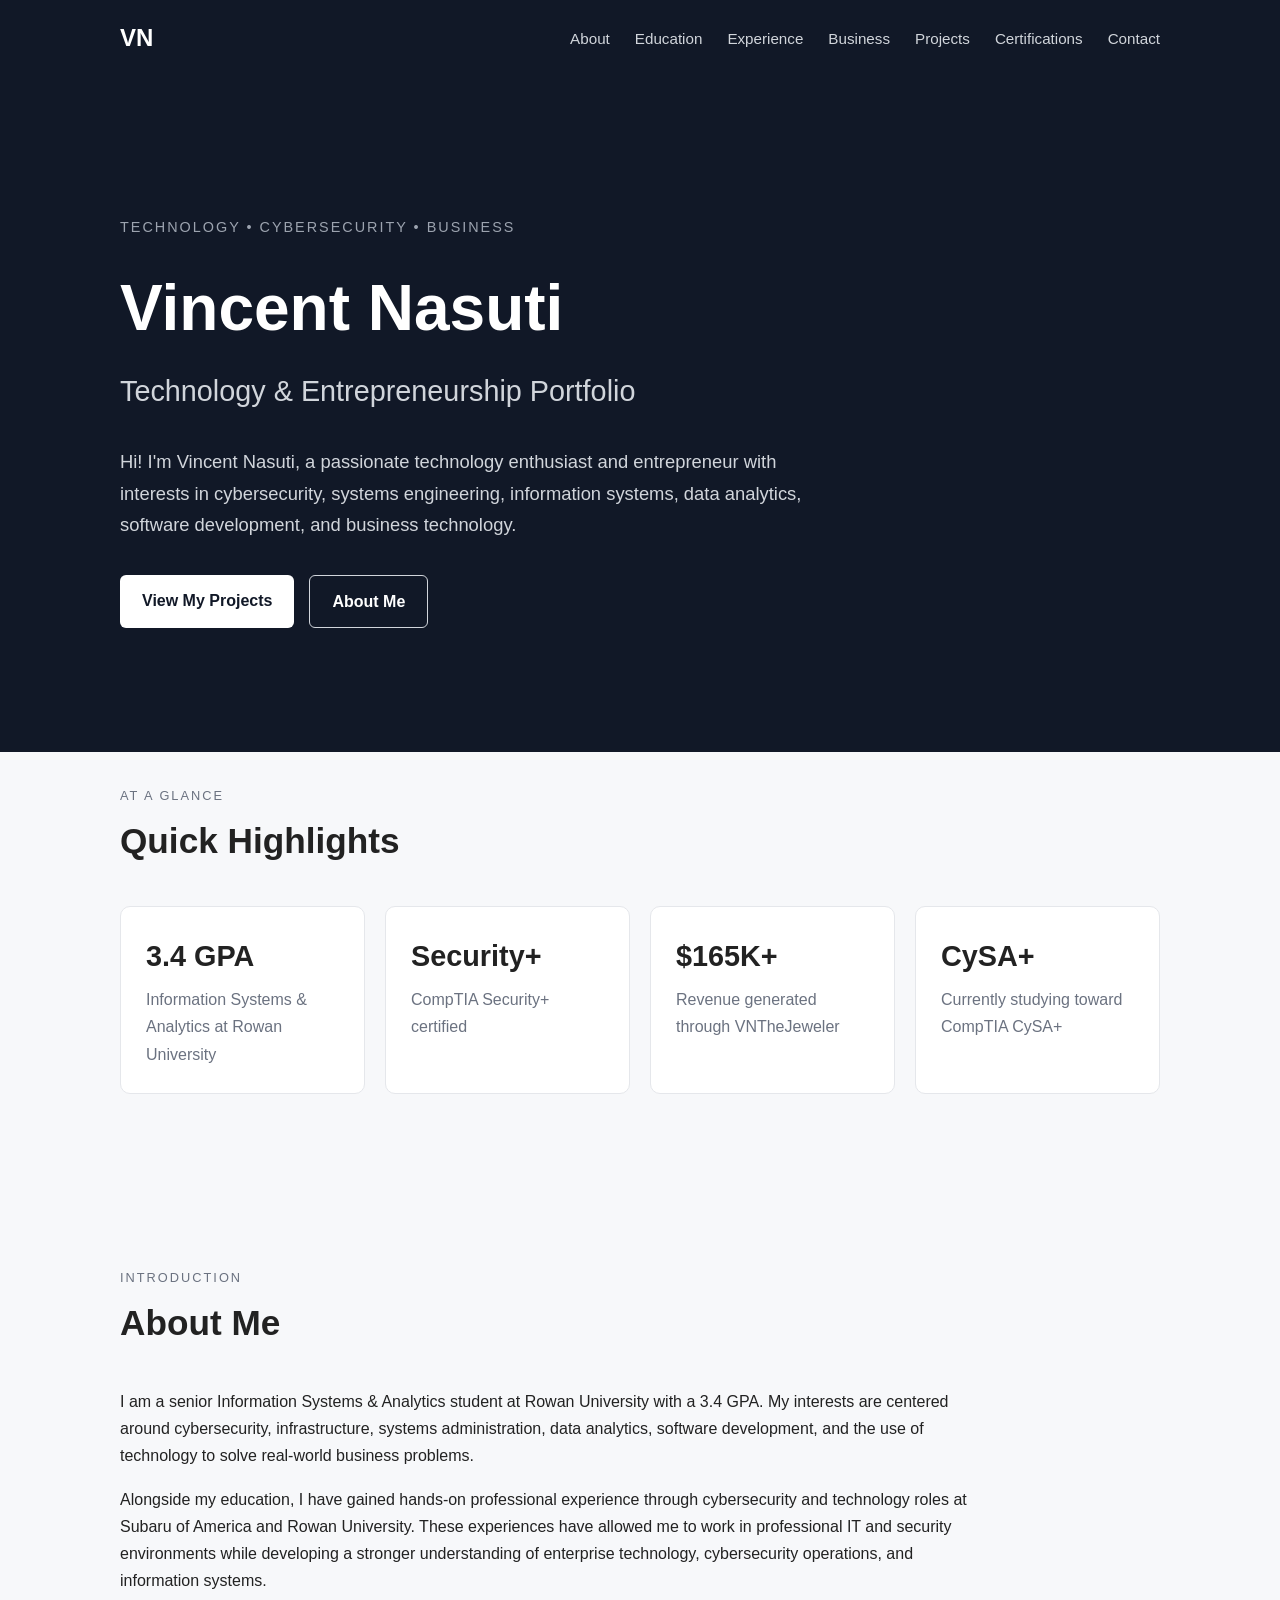
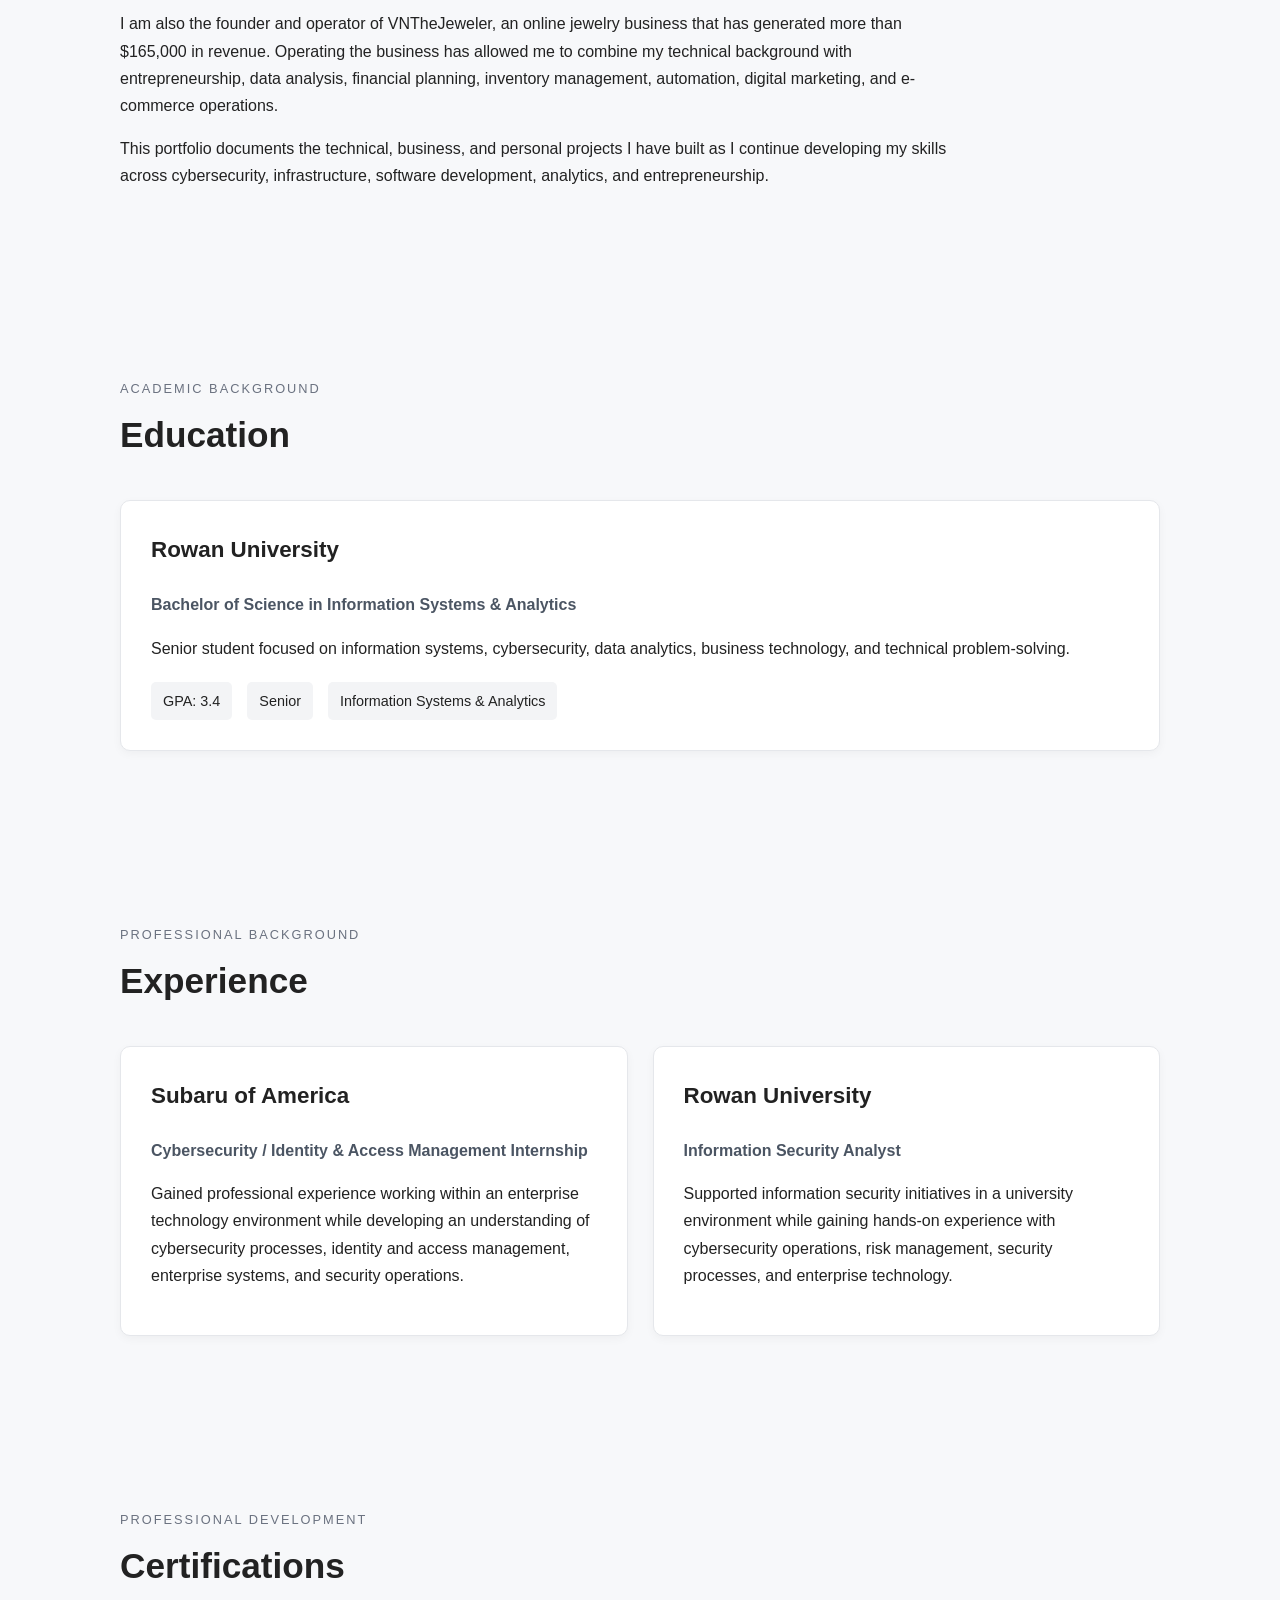
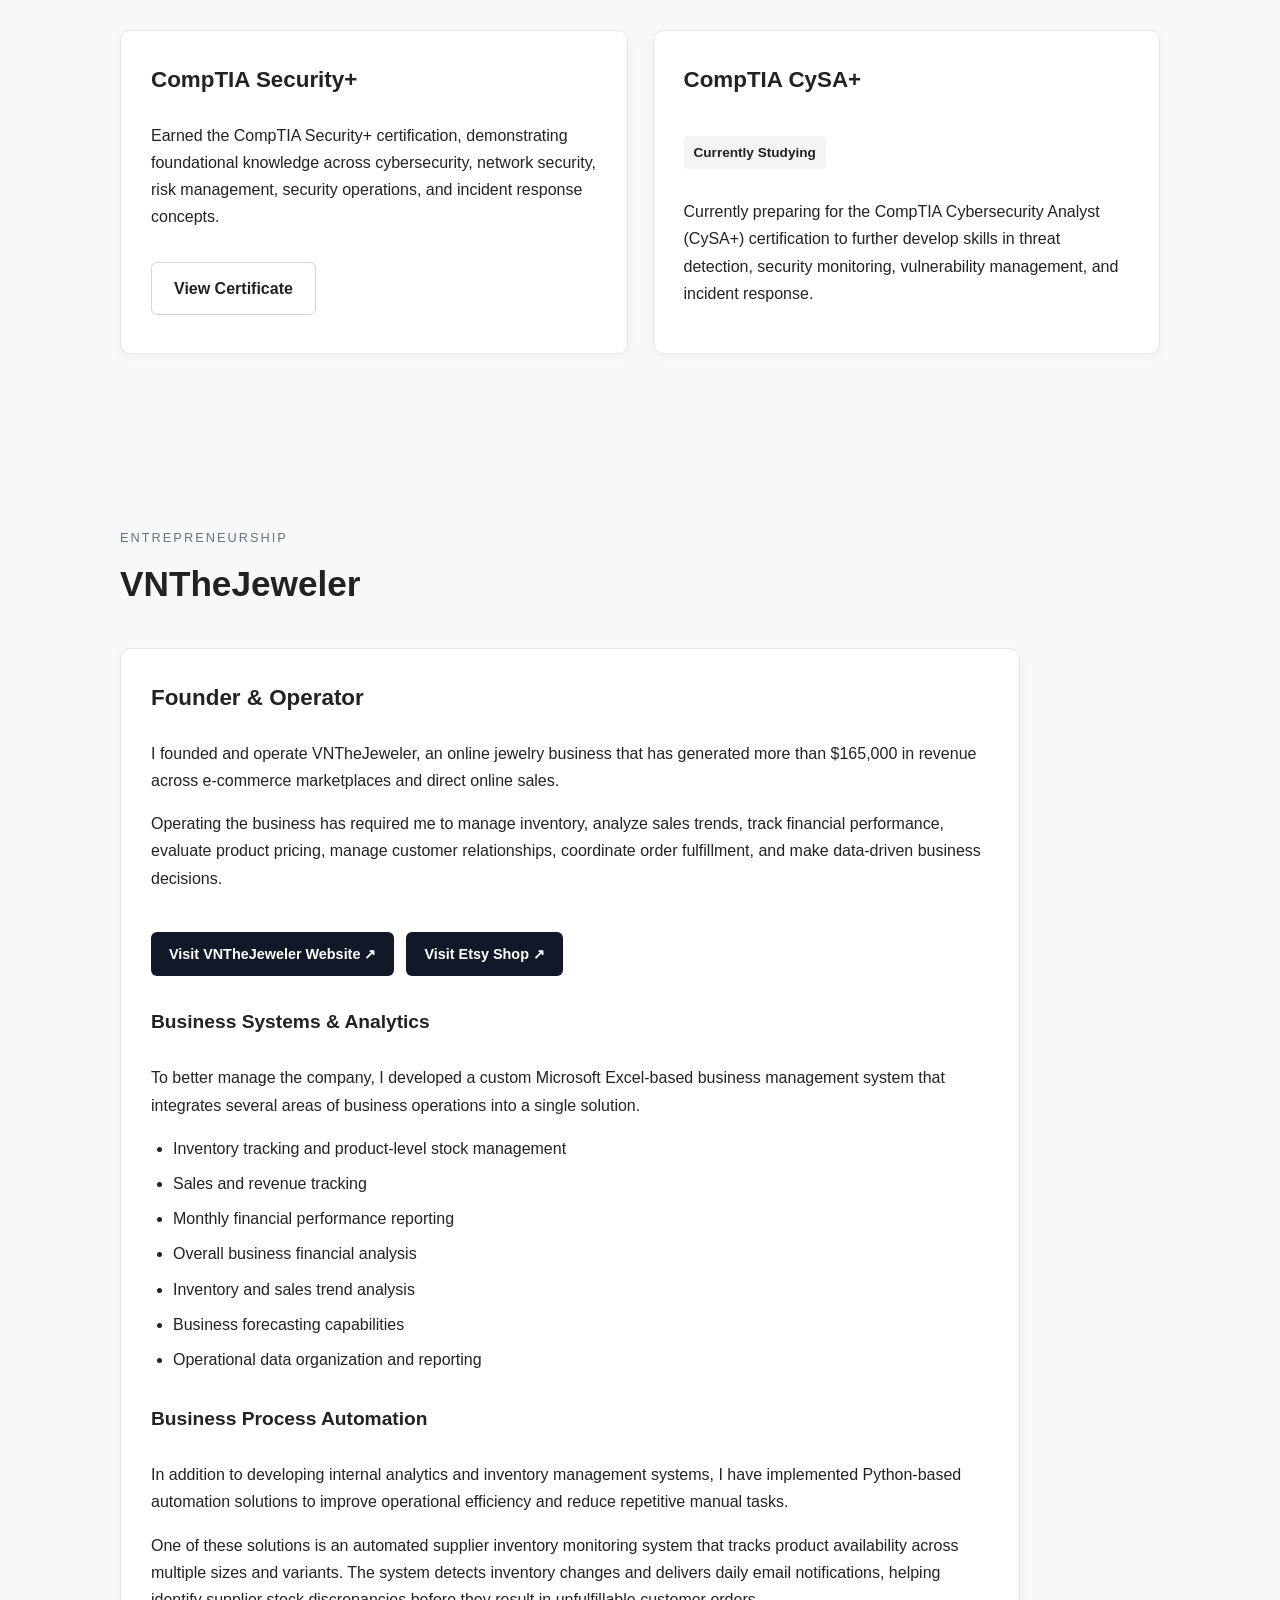
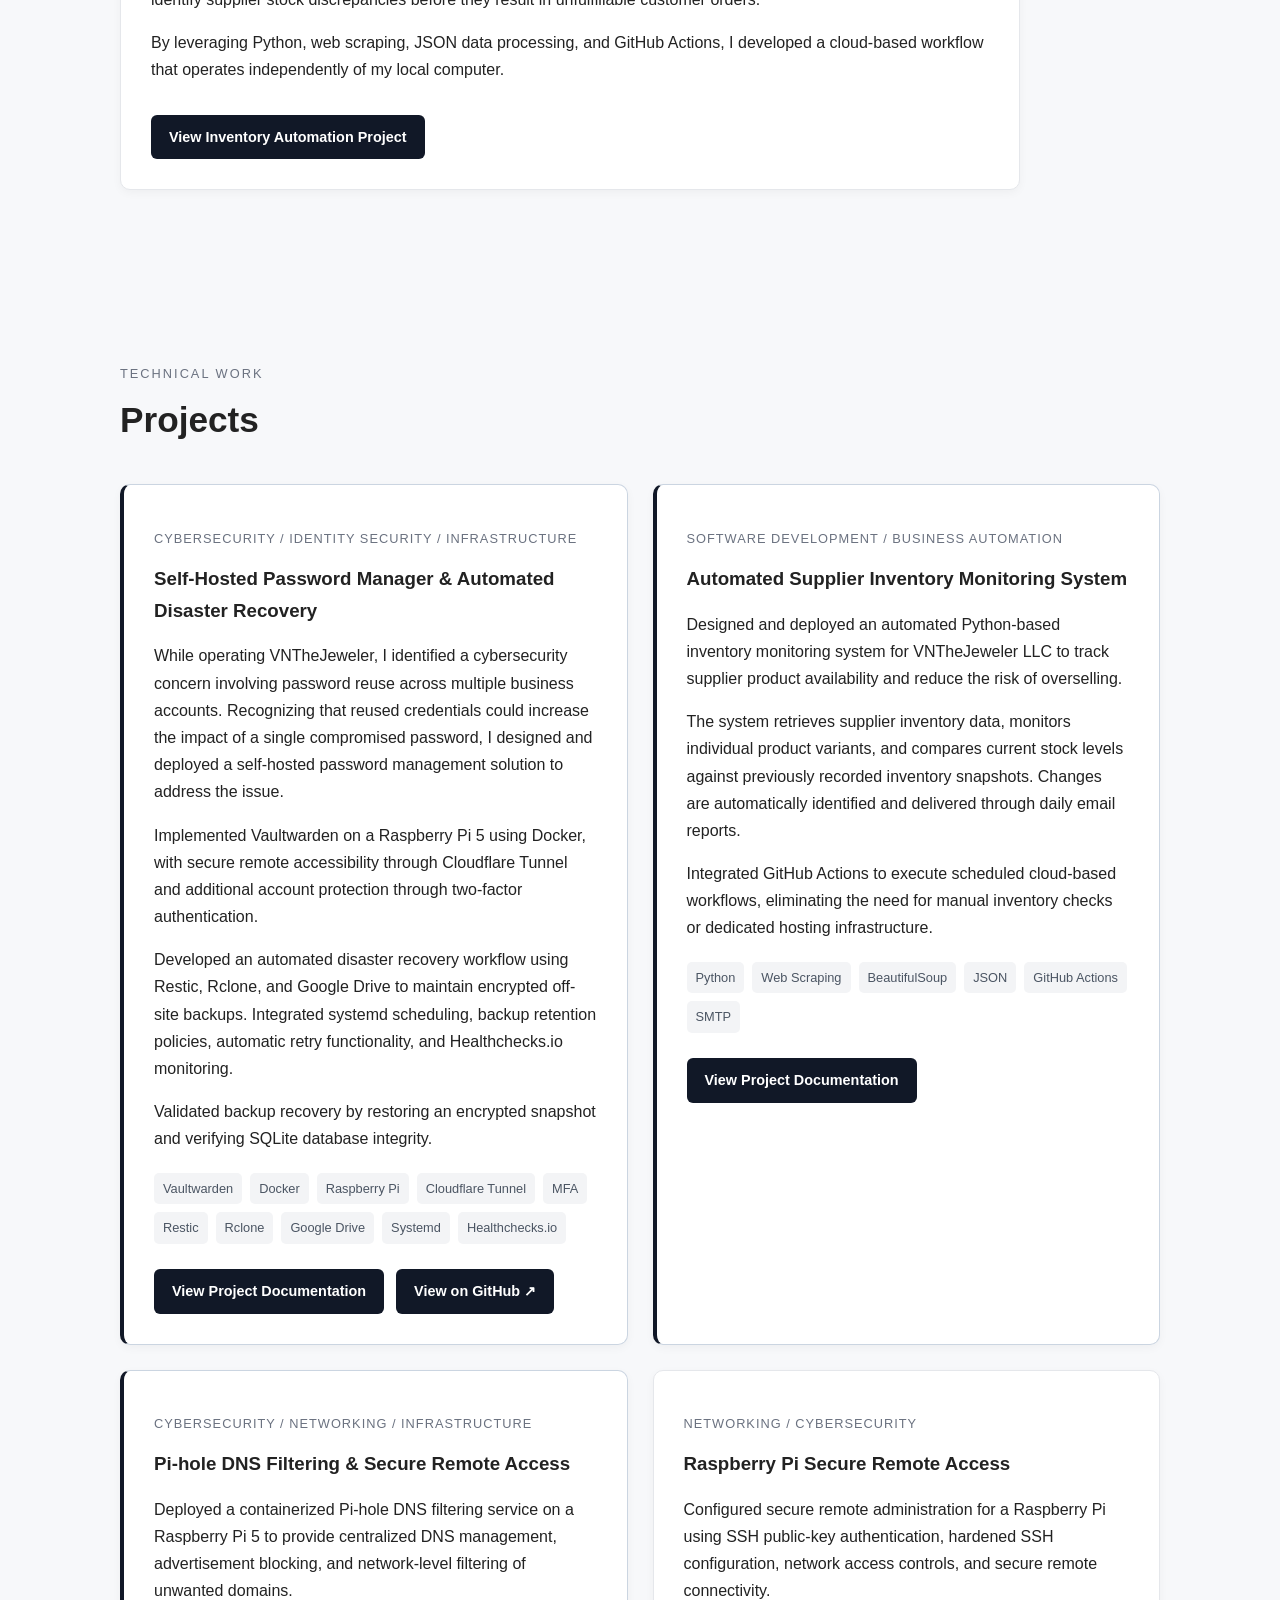
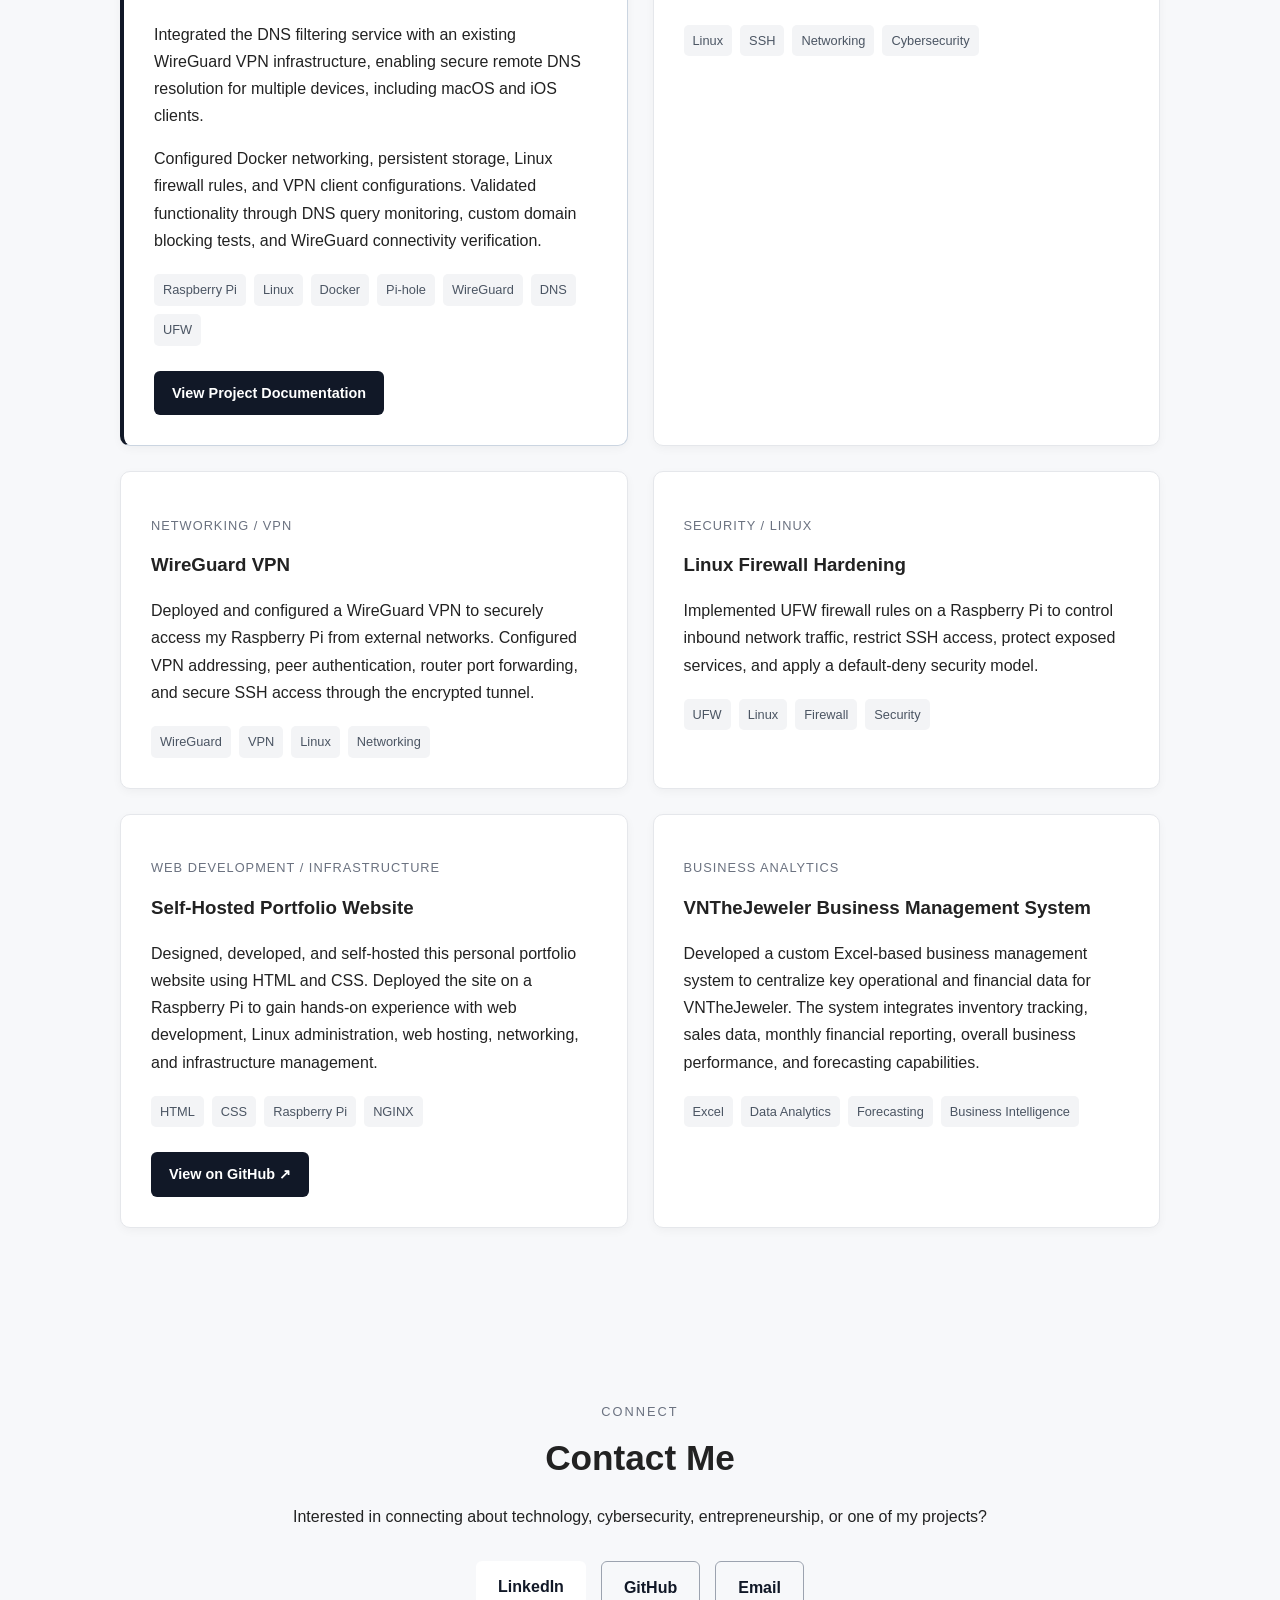
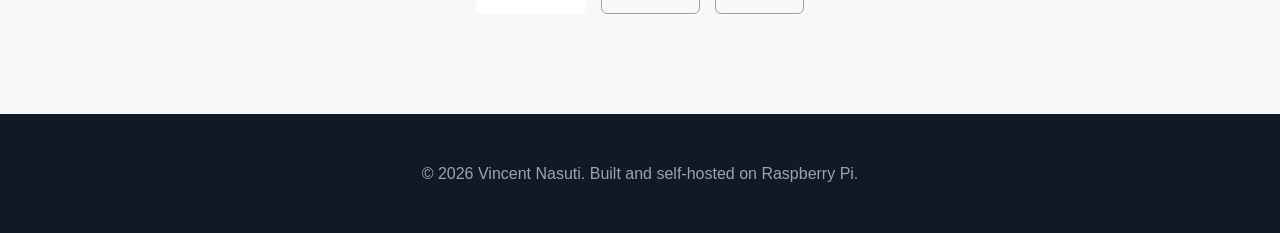
<file: index.html>
<!DOCTYPE html>
<html lang="en">

<head>
    <meta charset="UTF-8">

    <meta name="viewport" content="width=device-width, initial-scale=1.0">

    <title>Vincent Nasuti | Technology & Entrepreneurship Portfolio</title>

    <link rel="stylesheet" href="style.css">
</head>


<body>

    <!-- Navigation -->
    <nav>
        <div class="nav-container">

            <h2 class="logo">VN</h2>

            <ul class="nav-links">
                <li><a href="#about">About</a></li>
                <li><a href="#education">Education</a></li>
                <li><a href="#experience">Experience</a></li>
                <li><a href="#business">Business</a></li>
                <li><a href="#projects">Projects</a></li>
                <li><a href="#certifications">Certifications</a></li>
                <li><a href="#contact">Contact</a></li>
            </ul>

        </div>
    </nav>


    <!-- Hero / Introduction -->
    <header class="hero">

        <div class="hero-content">

            <p class="hero-label">
                Technology • Cybersecurity • Business
            </p>

            <h1>Vincent Nasuti</h1>

            <h2>Technology & Entrepreneurship Portfolio</h2>

            <p class="hero-description">
                Hi! I'm Vincent Nasuti, a passionate technology enthusiast
                and entrepreneur with interests in cybersecurity, systems
                engineering, information systems, data analytics, software
                development, and business technology.
            </p>

            <div class="hero-buttons">

                <a href="#projects" class="button primary-button">
                    View My Projects
                </a>

                <a href="#about" class="button secondary-button">
                    About Me
                </a>

            </div>

        </div>

    </header>


    <main>

        <!-- Quick Highlights -->
        <section class="section highlights-section">

            <div class="section-heading">

                <p class="section-label">At a Glance</p>

                <h2>Quick Highlights</h2>

            </div>

            <div class="highlight-grid">

                <div class="highlight-card">
                    <h3>3.4 GPA</h3>
                    <p>Information Systems & Analytics at Rowan University</p>
                </div>

                <div class="highlight-card">
                    <h3>Security+</h3>
                    <p>CompTIA Security+ certified</p>
                </div>

                <div class="highlight-card">
                    <h3>$165K+</h3>
                    <p>Revenue generated through VNTheJeweler</p>
                </div>

                <div class="highlight-card">
                    <h3>CySA+</h3>
                    <p>Currently studying toward CompTIA CySA+</p>
                </div>

            </div>

        </section>


        <!-- About -->
        <section id="about" class="section">

            <div class="section-heading">

                <p class="section-label">Introduction</p>

                <h2>About Me</h2>

            </div>

            <div class="about-content">

                <p>
                    I am a senior Information Systems & Analytics student
                    at Rowan University with a 3.4 GPA. My interests are
                    centered around cybersecurity, infrastructure, systems
                    administration, data analytics, software development,
                    and the use of technology to solve real-world
                    business problems.
                </p>

                <p>
                    Alongside my education, I have gained hands-on
                    professional experience through cybersecurity and
                    technology roles at Subaru of America and Rowan
                    University. These experiences have allowed me to
                    work in professional IT and security environments
                    while developing a stronger understanding of
                    enterprise technology, cybersecurity operations,
                    and information systems.
                </p>

                <p>
                    I am also the founder and operator of VNTheJeweler,
                    an online jewelry business that has generated more
                    than $165,000 in revenue. Operating the business
                    has allowed me to combine my technical background
                    with entrepreneurship, data analysis, financial
                    planning, inventory management, automation,
                    digital marketing, and e-commerce operations.
                </p>

                <p>
                    This portfolio documents the technical, business,
                    and personal projects I have built as I continue
                    developing my skills across cybersecurity,
                    infrastructure, software development, analytics,
                    and entrepreneurship.
                </p>

            </div>

        </section>


        <!-- Education -->
        <section id="education" class="section">

            <div class="section-heading">

                <p class="section-label">Academic Background</p>

                <h2>Education</h2>

            </div>

            <div class="card">

                <h3>Rowan University</h3>

                <p class="subheading">
                    Bachelor of Science in Information Systems & Analytics
                </p>

                <p>
                    Senior student focused on information systems,
                    cybersecurity, data analytics, business technology,
                    and technical problem-solving.
                </p>

                <div class="detail-row">

                    <span>GPA: 3.4</span>

                    <span>Senior</span>

                    <span>Information Systems & Analytics</span>

                </div>

            </div>

        </section>


        <!-- Experience -->
        <section id="experience" class="section">

            <div class="section-heading">

                <p class="section-label">Professional Background</p>

                <h2>Experience</h2>

            </div>

            <div class="experience-grid">

                <div class="card">

                    <h3>Subaru of America</h3>

                    <p class="subheading">
                        Cybersecurity / Identity & Access Management Internship
                    </p>

                    <p>
                        Gained professional experience working within
                        an enterprise technology environment while
                        developing an understanding of cybersecurity
                        processes, identity and access management,
                        enterprise systems, and security operations.
                    </p>

                </div>


                <div class="card">

                    <h3>Rowan University</h3>

                    <p class="subheading">
                        Information Security Analyst
                    </p>

                    <p>
                        Supported information security initiatives
                        in a university environment while gaining
                        hands-on experience with cybersecurity
                        operations, risk management, security
                        processes, and enterprise technology.
                    </p>

                </div>

            </div>

        </section>


        <!-- Certifications -->
        <section id="certifications" class="section">

            <div class="section-heading">

                <p class="section-label">Professional Development</p>

                <h2>Certifications</h2>

            </div>

            <div class="certification-grid">

                <div class="card">

                    <h3>CompTIA Security+</h3>

                    <p>
                        Earned the CompTIA Security+ certification,
                        demonstrating foundational knowledge across
                        cybersecurity, network security, risk
                        management, security operations, and
                        incident response concepts.
                    </p>

                    <a href="Documents/CompTIA%20Security%2B%20ce%20certificate%20copy.pdf"
                       target="_blank"
                       rel="noopener noreferrer"
                       class="button secondary-button">

                        View Certificate

                    </a>

                </div>


                <div class="card">

                    <h3>CompTIA CySA+</h3>

                    <p class="status">
                        Currently Studying
                    </p>

                    <p>
                        Currently preparing for the CompTIA
                        Cybersecurity Analyst (CySA+) certification
                        to further develop skills in threat
                        detection, security monitoring,
                        vulnerability management, and
                        incident response.
                    </p>

                </div>

            </div>

        </section>


        <!-- Entrepreneurship -->
        <section id="business" class="section">

            <div class="section-heading">

                <p class="section-label">Entrepreneurship</p>

                <h2>VNTheJeweler</h2>

            </div>

            <div class="card business-card">

                <h3>Founder & Operator</h3>

                <p>
                    I founded and operate VNTheJeweler, an online
                    jewelry business that has generated more than
                    $165,000 in revenue across e-commerce marketplaces
                    and direct online sales.
                </p>

                <p>
                    Operating the business has required me to manage
                    inventory, analyze sales trends, track financial
                    performance, evaluate product pricing, manage
                    customer relationships, coordinate order
                    fulfillment, and make data-driven business decisions.
                </p>


                <!-- Business Website Links -->
                <div class="business-links">

                    <a href="https://vnthejeweler.com/"
                       target="_blank"
                       rel="noopener noreferrer"
                       class="button project-button">

                        Visit VNTheJeweler Website ↗

                    </a>

                    <a href="https://www.etsy.com/shop/VnTheJeweler"
                       target="_blank"
                       rel="noopener noreferrer"
                       class="button project-button">

                        Visit Etsy Shop ↗

                    </a>

                </div>


                <h4>Business Systems & Analytics</h4>

                <p>
                    To better manage the company, I developed a custom
                    Microsoft Excel-based business management system
                    that integrates several areas of business
                    operations into a single solution.
                </p>

                <ul class="feature-list">

                    <li>Inventory tracking and product-level stock management</li>

                    <li>Sales and revenue tracking</li>

                    <li>Monthly financial performance reporting</li>

                    <li>Overall business financial analysis</li>

                    <li>Inventory and sales trend analysis</li>

                    <li>Business forecasting capabilities</li>

                    <li>Operational data organization and reporting</li>

                </ul>


                <h4>Business Process Automation</h4>

                <p>
                    In addition to developing internal analytics
                    and inventory management systems, I have
                    implemented Python-based automation solutions
                    to improve operational efficiency and reduce
                    repetitive manual tasks.
                </p>

                <p>
                    One of these solutions is an automated supplier
                    inventory monitoring system that tracks product
                    availability across multiple sizes and variants.
                    The system detects inventory changes and delivers
                    daily email notifications, helping identify
                    supplier stock discrepancies before they result
                    in unfulfillable customer orders.
                </p>

                <p>
                    By leveraging Python, web scraping, JSON data
                    processing, and GitHub Actions, I developed
                    a cloud-based workflow that operates
                    independently of my local computer.
                </p>

                <a href="projects/stock-monitor.html"
                   class="button project-button">

                    View Inventory Automation Project

                </a>

            </div>

        </section>


        <!-- Projects -->
        <section id="projects" class="section">

            <div class="section-heading">

                <p class="section-label">Technical Work</p>

                <h2>Projects</h2>

            </div>

            <div class="project-grid">


                <!-- Vaultwarden Password Manager -->
                <div class="project featured-project">

                    <p class="project-category">
                        Cybersecurity / Identity Security / Infrastructure
                    </p>

                    <h3>
                        Self-Hosted Password Manager & Automated Disaster Recovery
                    </h3>

                    <p>
                        While operating VNTheJeweler, I identified a
                        cybersecurity concern involving password reuse
                        across multiple business accounts. Recognizing
                        that reused credentials could increase the
                        impact of a single compromised password,
                        I designed and deployed a self-hosted password
                        management solution to address the issue.
                    </p>

                    <p>
                        Implemented Vaultwarden on a Raspberry Pi 5
                        using Docker, with secure remote accessibility
                        through Cloudflare Tunnel and additional
                        account protection through two-factor
                        authentication.
                    </p>

                    <p>
                        Developed an automated disaster recovery
                        workflow using Restic, Rclone, and Google Drive
                        to maintain encrypted off-site backups.
                        Integrated systemd scheduling, backup
                        retention policies, automatic retry
                        functionality, and Healthchecks.io monitoring.
                    </p>

                    <p>
                        Validated backup recovery by restoring an
                        encrypted snapshot and verifying SQLite
                        database integrity.
                    </p>

                    <div class="tags">

                        <span>Vaultwarden</span>
                        <span>Docker</span>
                        <span>Raspberry Pi</span>
                        <span>Cloudflare Tunnel</span>
                        <span>MFA</span>
                        <span>Restic</span>
                        <span>Rclone</span>
                        <span>Google Drive</span>
                        <span>Systemd</span>
                        <span>Healthchecks.io</span>

                    </div>

                    <div class="project-buttons">

                        <a href="projects/vaultwarden.html"
                           class="button project-button">

                            View Project Documentation

                        </a>

                        <a href="https://github.com/vincenasuti/self-hosted-vaultwarden"
                           target="_blank"
                           rel="noopener noreferrer"
                           class="button project-button">

                            View on GitHub ↗

                        </a>

                    </div>

                </div>


                <!-- Automated Supplier Inventory Monitor -->
                <div class="project featured-project">

                    <p class="project-category">
                        Software Development / Business Automation
                    </p>

                    <h3>
                        Automated Supplier Inventory Monitoring System
                    </h3>

                    <p>
                        Designed and deployed an automated Python-based
                        inventory monitoring system for VNTheJeweler LLC
                        to track supplier product availability and
                        reduce the risk of overselling.
                    </p>

                    <p>
                        The system retrieves supplier inventory data,
                        monitors individual product variants, and
                        compares current stock levels against previously
                        recorded inventory snapshots. Changes are
                        automatically identified and delivered
                        through daily email reports.
                    </p>

                    <p>
                        Integrated GitHub Actions to execute scheduled
                        cloud-based workflows, eliminating the need
                        for manual inventory checks or dedicated
                        hosting infrastructure.
                    </p>

                    <div class="tags">

                        <span>Python</span>
                        <span>Web Scraping</span>
                        <span>BeautifulSoup</span>
                        <span>JSON</span>
                        <span>GitHub Actions</span>
                        <span>SMTP</span>

                    </div>

                    <div class="project-buttons">

                        <a href="projects/stock-monitor.html"
                           class="button project-button">

                            View Project Documentation

                        </a>

                    </div>

                </div>


                <!-- Pi-hole DNS Filtering -->
                <div class="project featured-project">

                    <p class="project-category">
                        Cybersecurity / Networking / Infrastructure
                    </p>

                    <h3>
                        Pi-hole DNS Filtering & Secure Remote Access
                    </h3>

                    <p>
                        Deployed a containerized Pi-hole DNS filtering
                        service on a Raspberry Pi 5 to provide
                        centralized DNS management, advertisement
                        blocking, and network-level filtering
                        of unwanted domains.
                    </p>

                    <p>
                        Integrated the DNS filtering service with
                        an existing WireGuard VPN infrastructure,
                        enabling secure remote DNS resolution
                        for multiple devices, including macOS
                        and iOS clients.
                    </p>

                    <p>
                        Configured Docker networking, persistent
                        storage, Linux firewall rules, and VPN
                        client configurations. Validated
                        functionality through DNS query monitoring,
                        custom domain blocking tests, and
                        WireGuard connectivity verification.
                    </p>

                    <div class="tags">

                        <span>Raspberry Pi</span>
                        <span>Linux</span>
                        <span>Docker</span>
                        <span>Pi-hole</span>
                        <span>WireGuard</span>
                        <span>DNS</span>
                        <span>UFW</span>

                    </div>

                    <div class="project-buttons">

                        <a href="projects/pihole.html"
                           class="button project-button">

                            View Project Documentation

                        </a>

                    </div>

                </div>


                <!-- Secure SSH -->
                <div class="project">

                    <p class="project-category">
                        Networking / Cybersecurity
                    </p>

                    <h3>Raspberry Pi Secure Remote Access</h3>

                    <p>
                        Configured secure remote administration
                        for a Raspberry Pi using SSH public-key
                        authentication, hardened SSH configuration,
                        network access controls, and secure remote
                        connectivity.
                    </p>

                    <div class="tags">

                        <span>Linux</span>
                        <span>SSH</span>
                        <span>Networking</span>
                        <span>Cybersecurity</span>

                    </div>

                </div>


                <!-- WireGuard -->
                <div class="project">

                    <p class="project-category">
                        Networking / VPN
                    </p>

                    <h3>WireGuard VPN</h3>

                    <p>
                        Deployed and configured a WireGuard VPN
                        to securely access my Raspberry Pi from
                        external networks. Configured VPN addressing,
                        peer authentication, router port forwarding,
                        and secure SSH access through the
                        encrypted tunnel.
                    </p>

                    <div class="tags">

                        <span>WireGuard</span>
                        <span>VPN</span>
                        <span>Linux</span>
                        <span>Networking</span>

                    </div>

                </div>


                <!-- Firewall -->
                <div class="project">

                    <p class="project-category">
                        Security / Linux
                    </p>

                    <h3>Linux Firewall Hardening</h3>

                    <p>
                        Implemented UFW firewall rules on a
                        Raspberry Pi to control inbound network
                        traffic, restrict SSH access, protect
                        exposed services, and apply a
                        default-deny security model.
                    </p>

                    <div class="tags">

                        <span>UFW</span>
                        <span>Linux</span>
                        <span>Firewall</span>
                        <span>Security</span>

                    </div>

                </div>


                <!-- Portfolio -->
                <div class="project">

                    <p class="project-category">
                        Web Development / Infrastructure
                    </p>

                    <h3>Self-Hosted Portfolio Website</h3>

                    <p>
                        Designed, developed, and self-hosted
                        this personal portfolio website using
                        HTML and CSS. Deployed the site on
                        a Raspberry Pi to gain hands-on
                        experience with web development,
                        Linux administration, web hosting,
                        networking, and infrastructure management.
                    </p>

                    <div class="tags">

                        <span>HTML</span>
                        <span>CSS</span>
                        <span>Raspberry Pi</span>
                        <span>NGINX</span>

                    </div>

                    <div class="project-buttons">

                        <a href="https://github.com/vincenasuti/vincent-nasuti-portfolio"
                           target="_blank"
                           rel="noopener noreferrer"
                           class="button project-button">

                            View on GitHub ↗

                        </a>

                    </div>

                </div>


                <!-- Business Management -->
                <div class="project">

                    <p class="project-category">
                        Business Analytics
                    </p>

                    <h3>
                        VNTheJeweler Business Management System
                    </h3>

                    <p>
                        Developed a custom Excel-based business
                        management system to centralize key
                        operational and financial data for
                        VNTheJeweler. The system integrates
                        inventory tracking, sales data, monthly
                        financial reporting, overall business
                        performance, and forecasting capabilities.
                    </p>

                    <div class="tags">

                        <span>Excel</span>
                        <span>Data Analytics</span>
                        <span>Forecasting</span>
                        <span>Business Intelligence</span>

                    </div>

                </div>

            </div>

        </section>


        <!-- Contact -->
        <section id="contact" class="section contact-section">

            <div class="section-heading">

                <p class="section-label">Connect</p>

                <h2>Contact Me</h2>

            </div>

            <p>
                Interested in connecting about technology,
                cybersecurity, entrepreneurship, or one
                of my projects?
            </p>

            <div class="contact-links">

                <a href="https://www.linkedin.com/in/vincent-nasuti-a4aba529b/"
                   target="_blank"
                   rel="noopener noreferrer"
                   class="button primary-button">

                    LinkedIn

                </a>

                <a href="https://github.com/vincenasuti"
                   target="_blank"
                   rel="noopener noreferrer"
                   class="button secondary-button">

                    GitHub

                </a>

                <a href="mailto:vincenasuti@gmail.com"
                   class="button secondary-button">

                    Email

                </a>

            </div>

        </section>

    </main>


    <footer>

        <p>
            © 2026 Vincent Nasuti.
            Built and self-hosted on Raspberry Pi.
        </p>

    </footer>

</body>

</html>
</file>
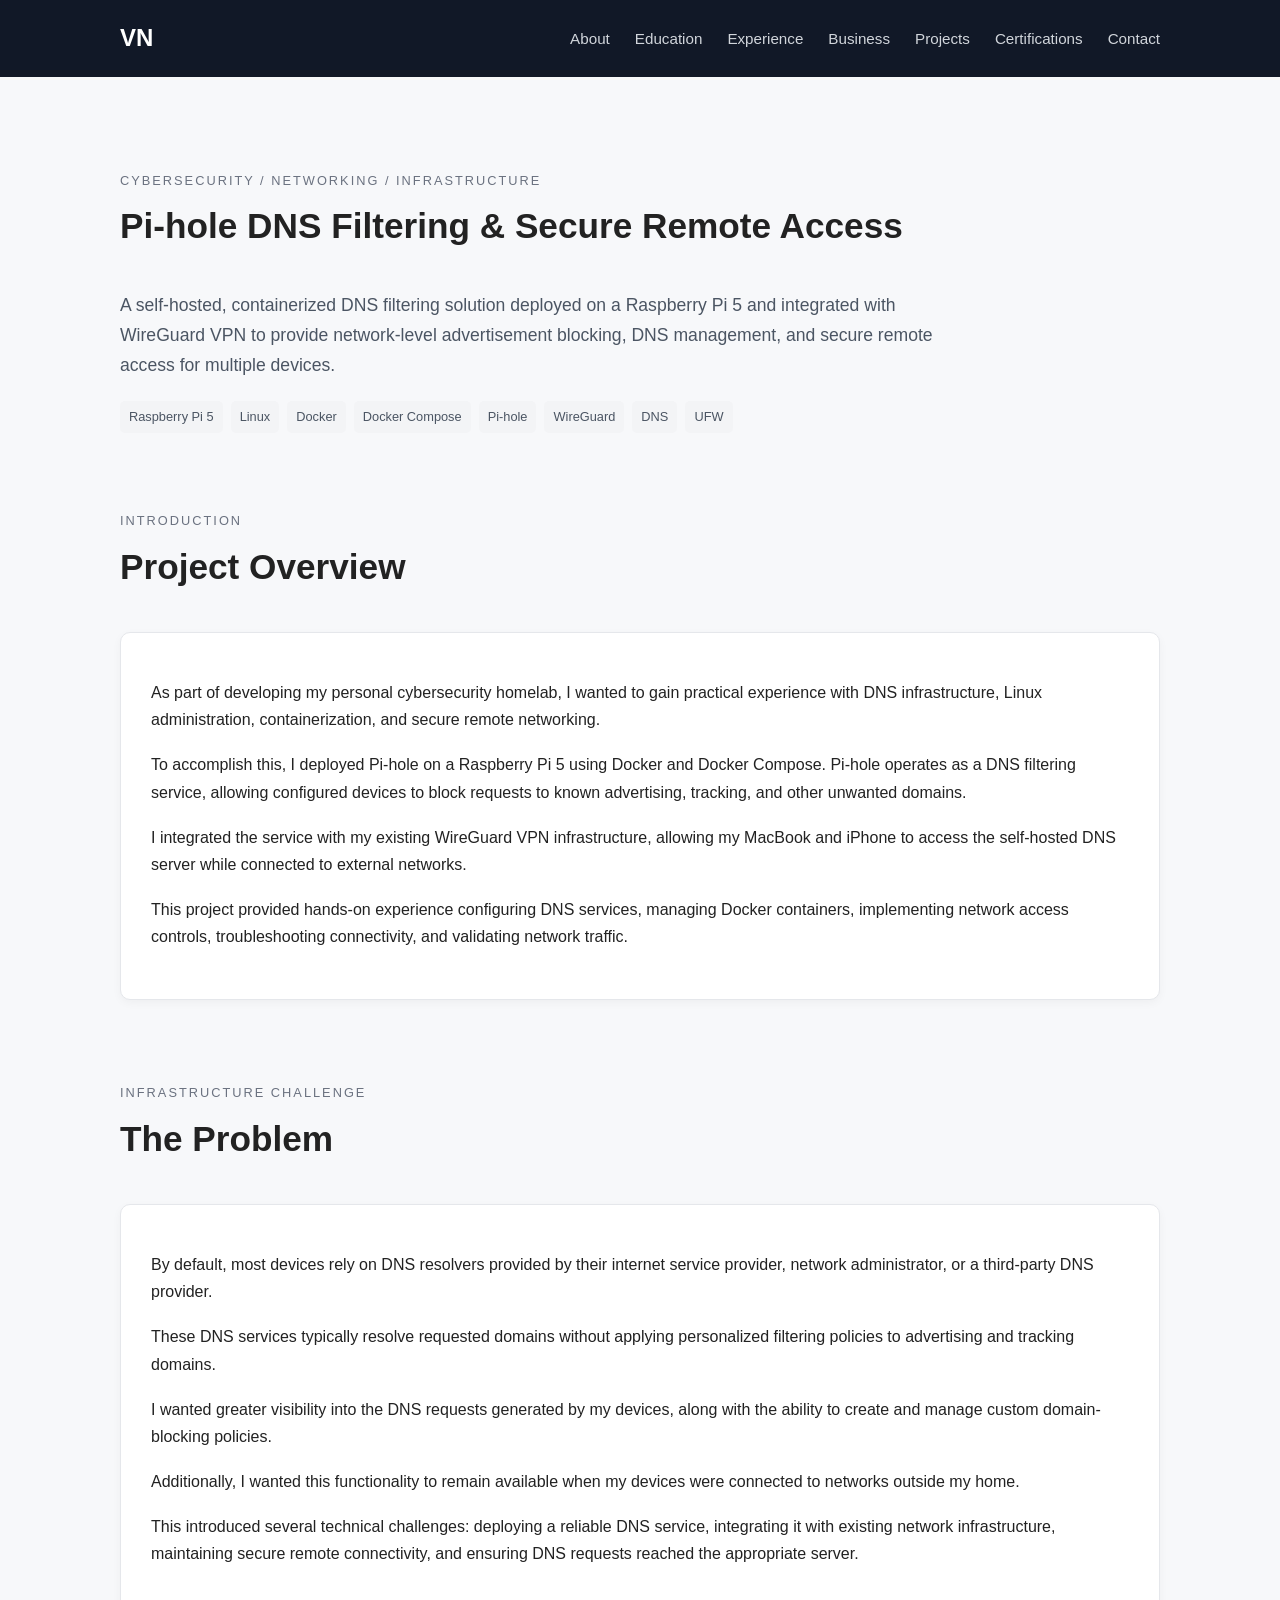
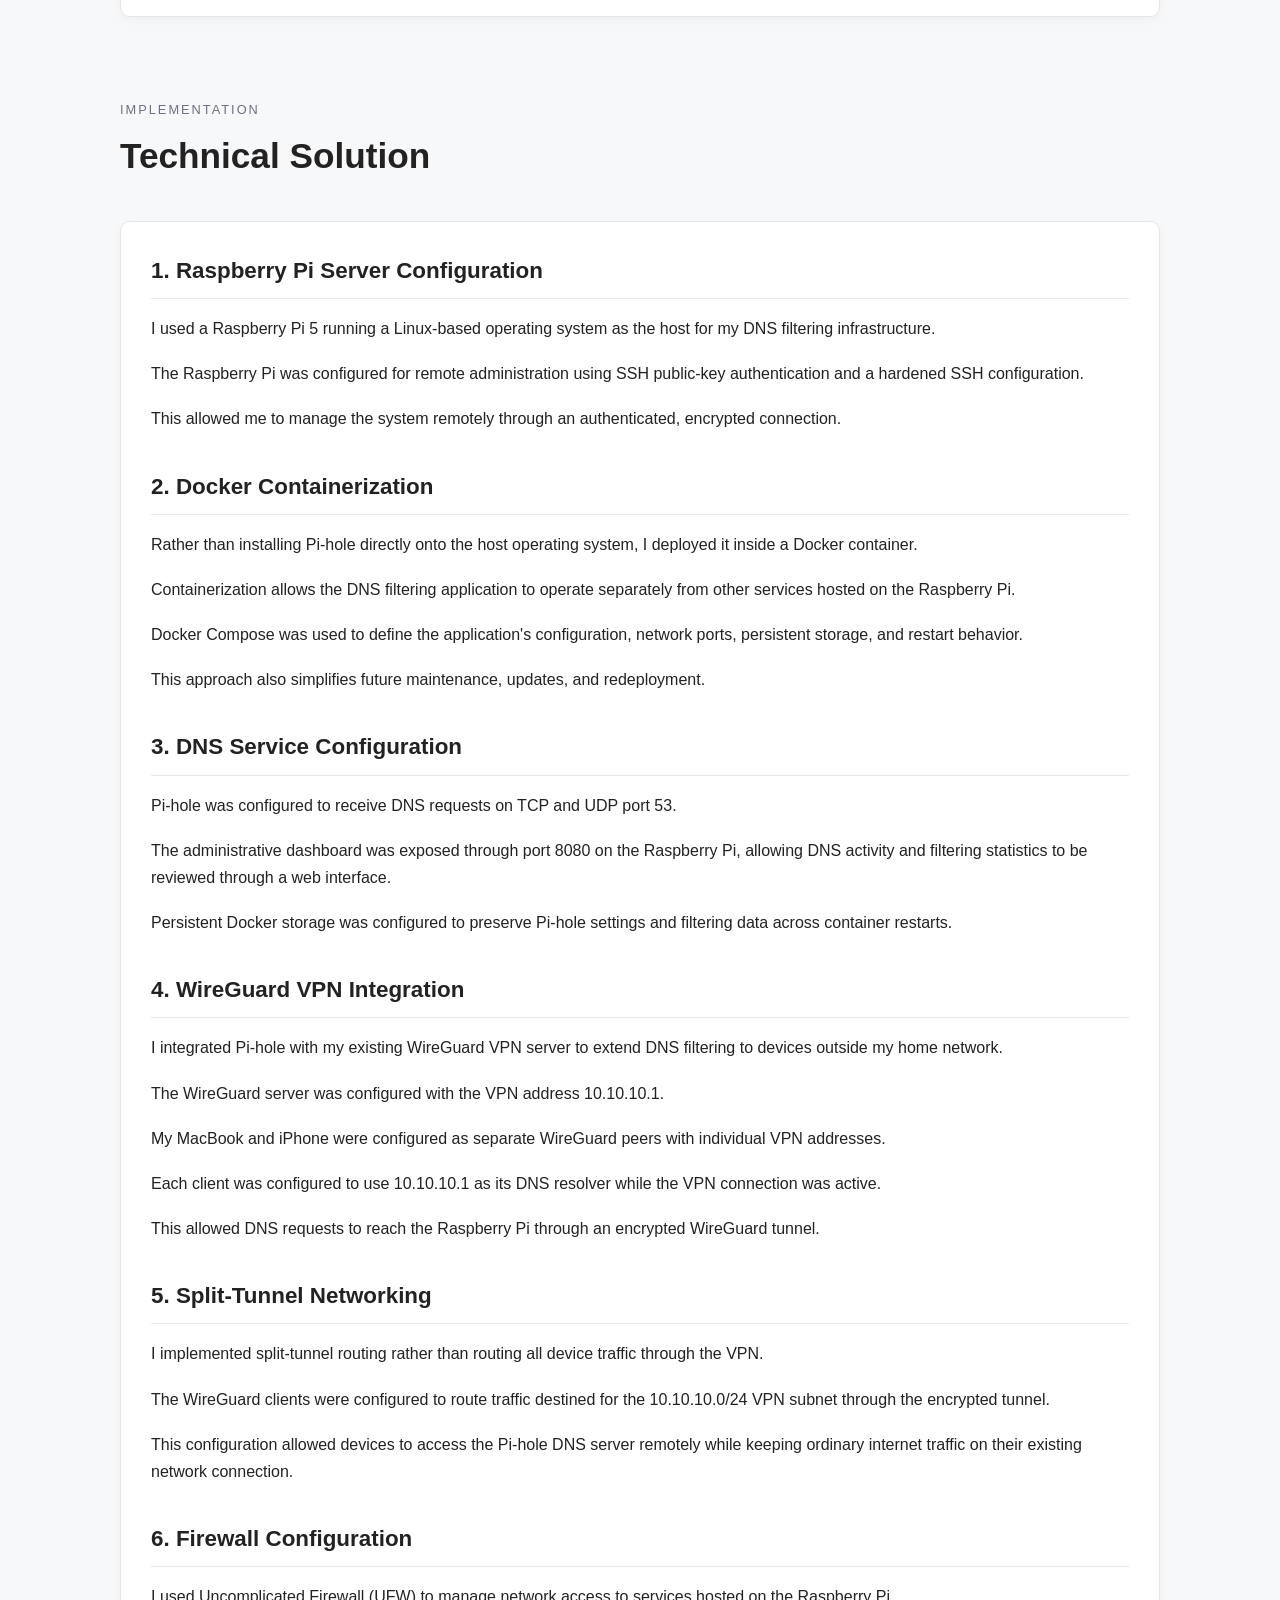
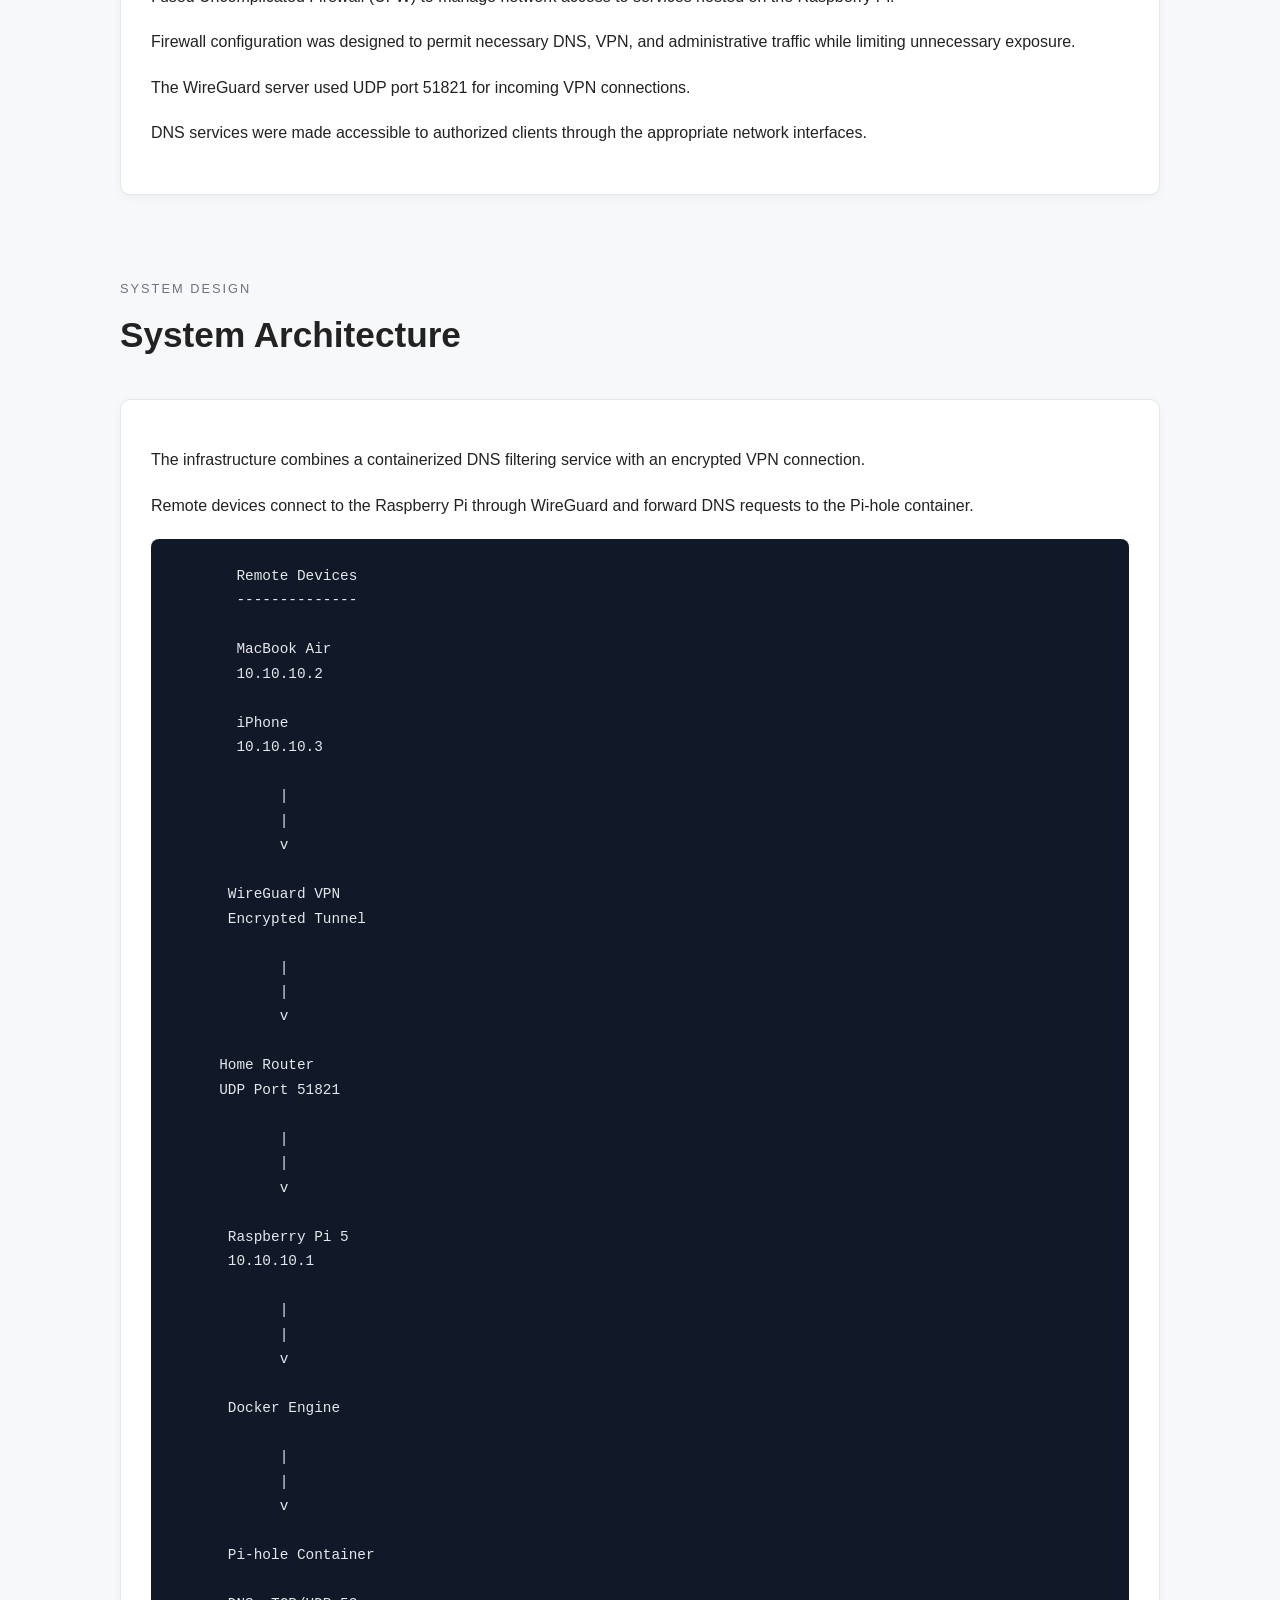
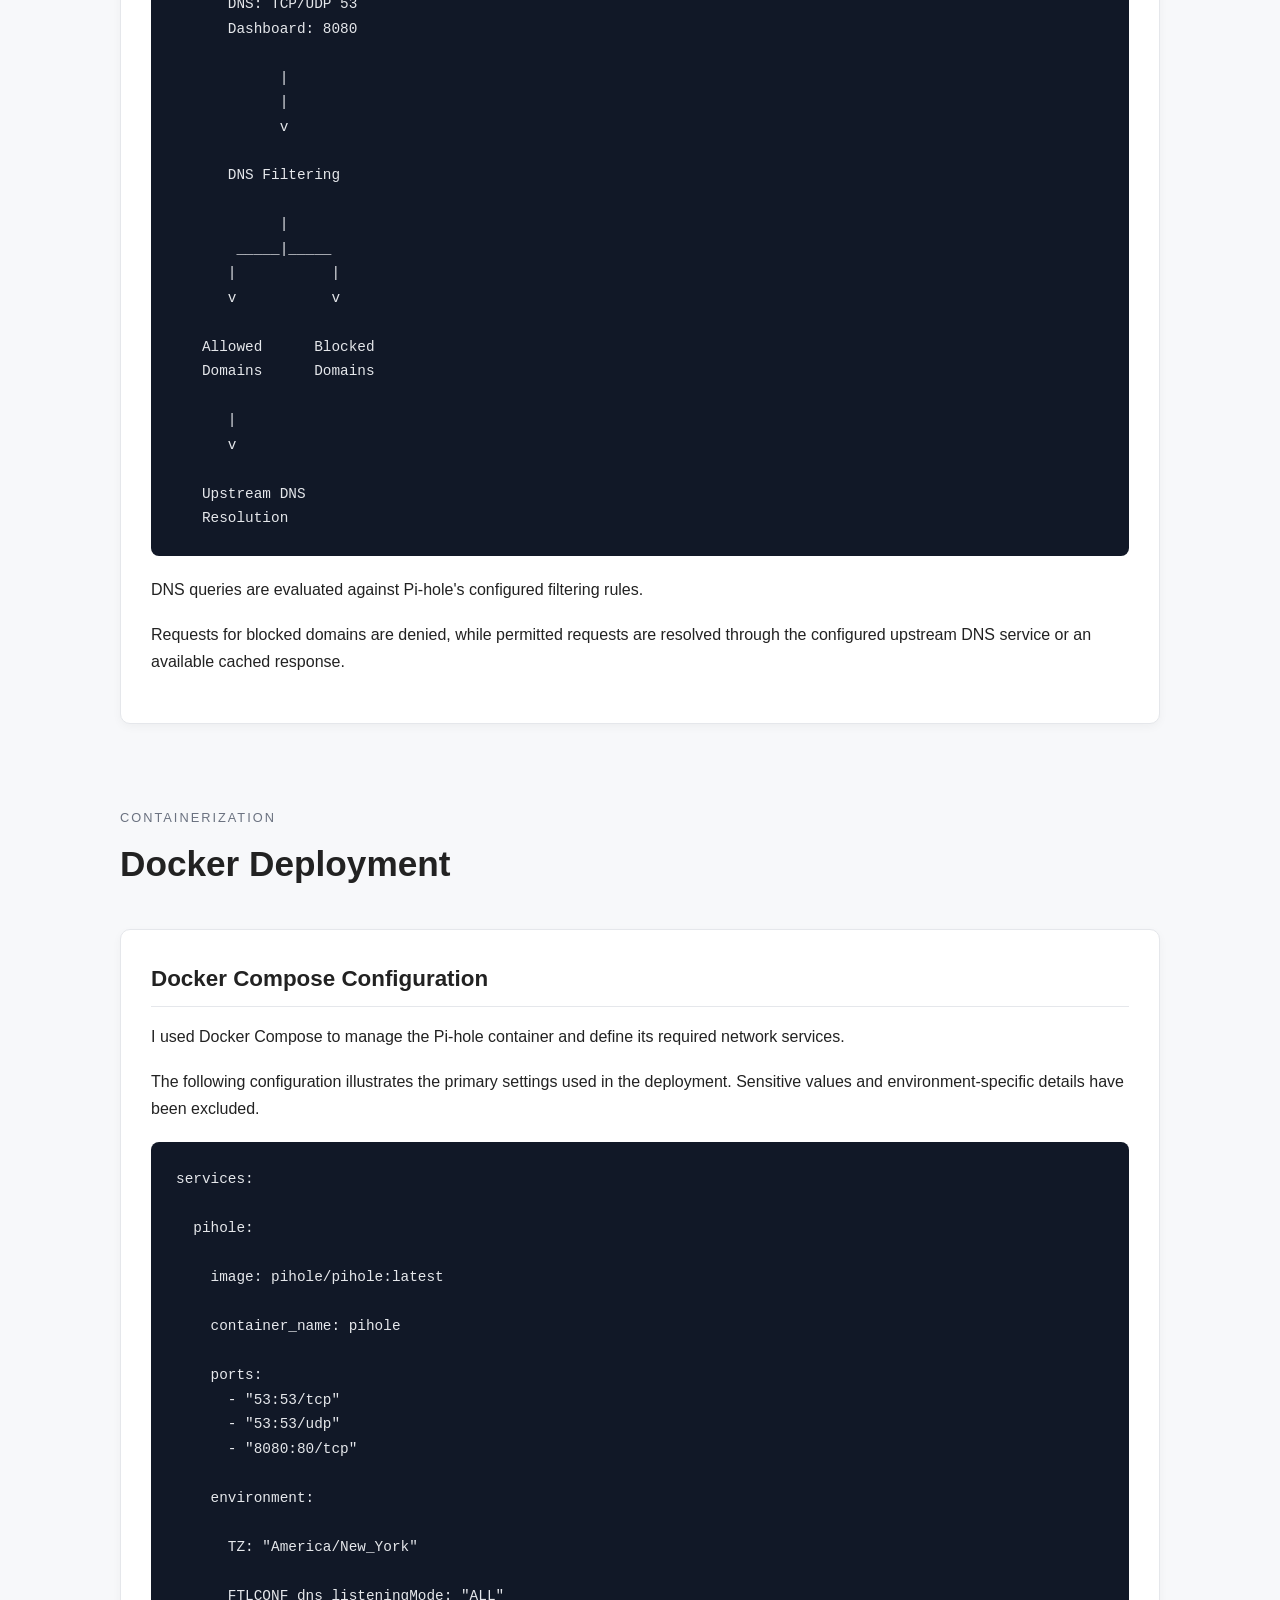
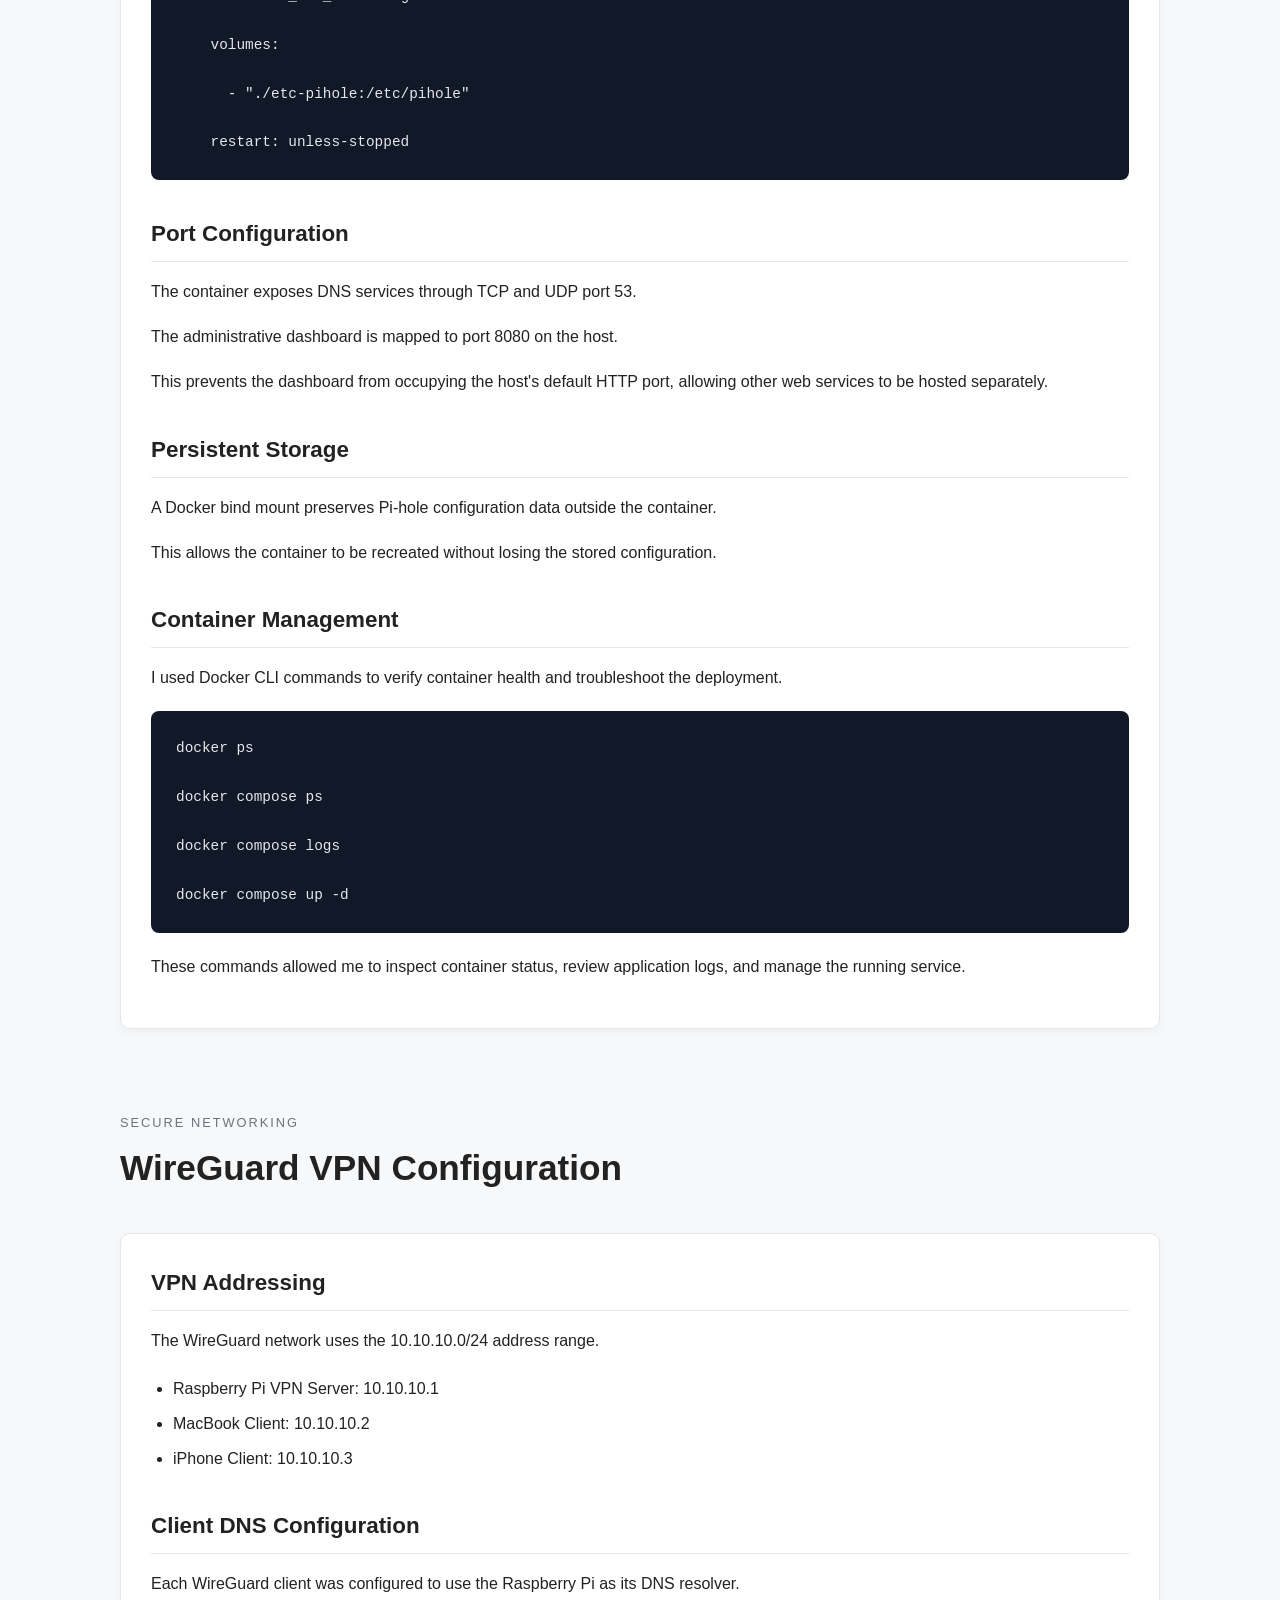
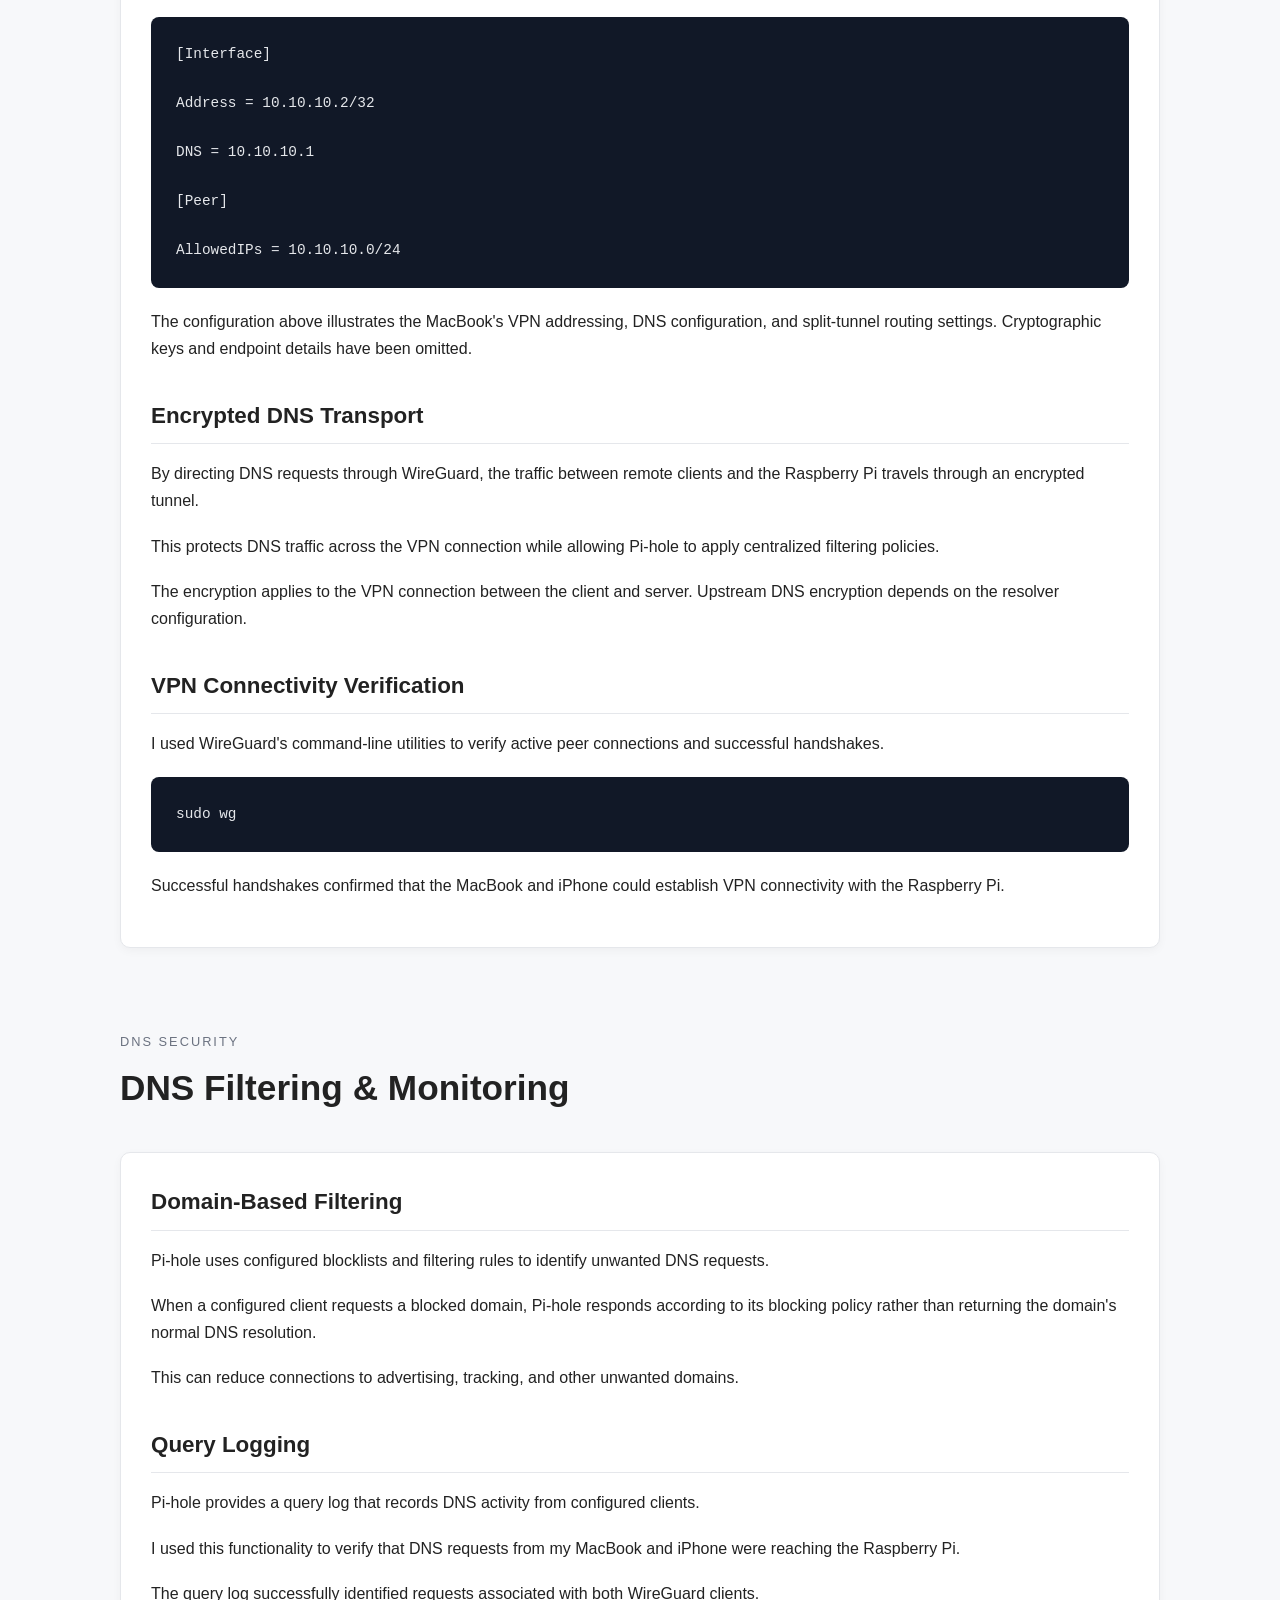
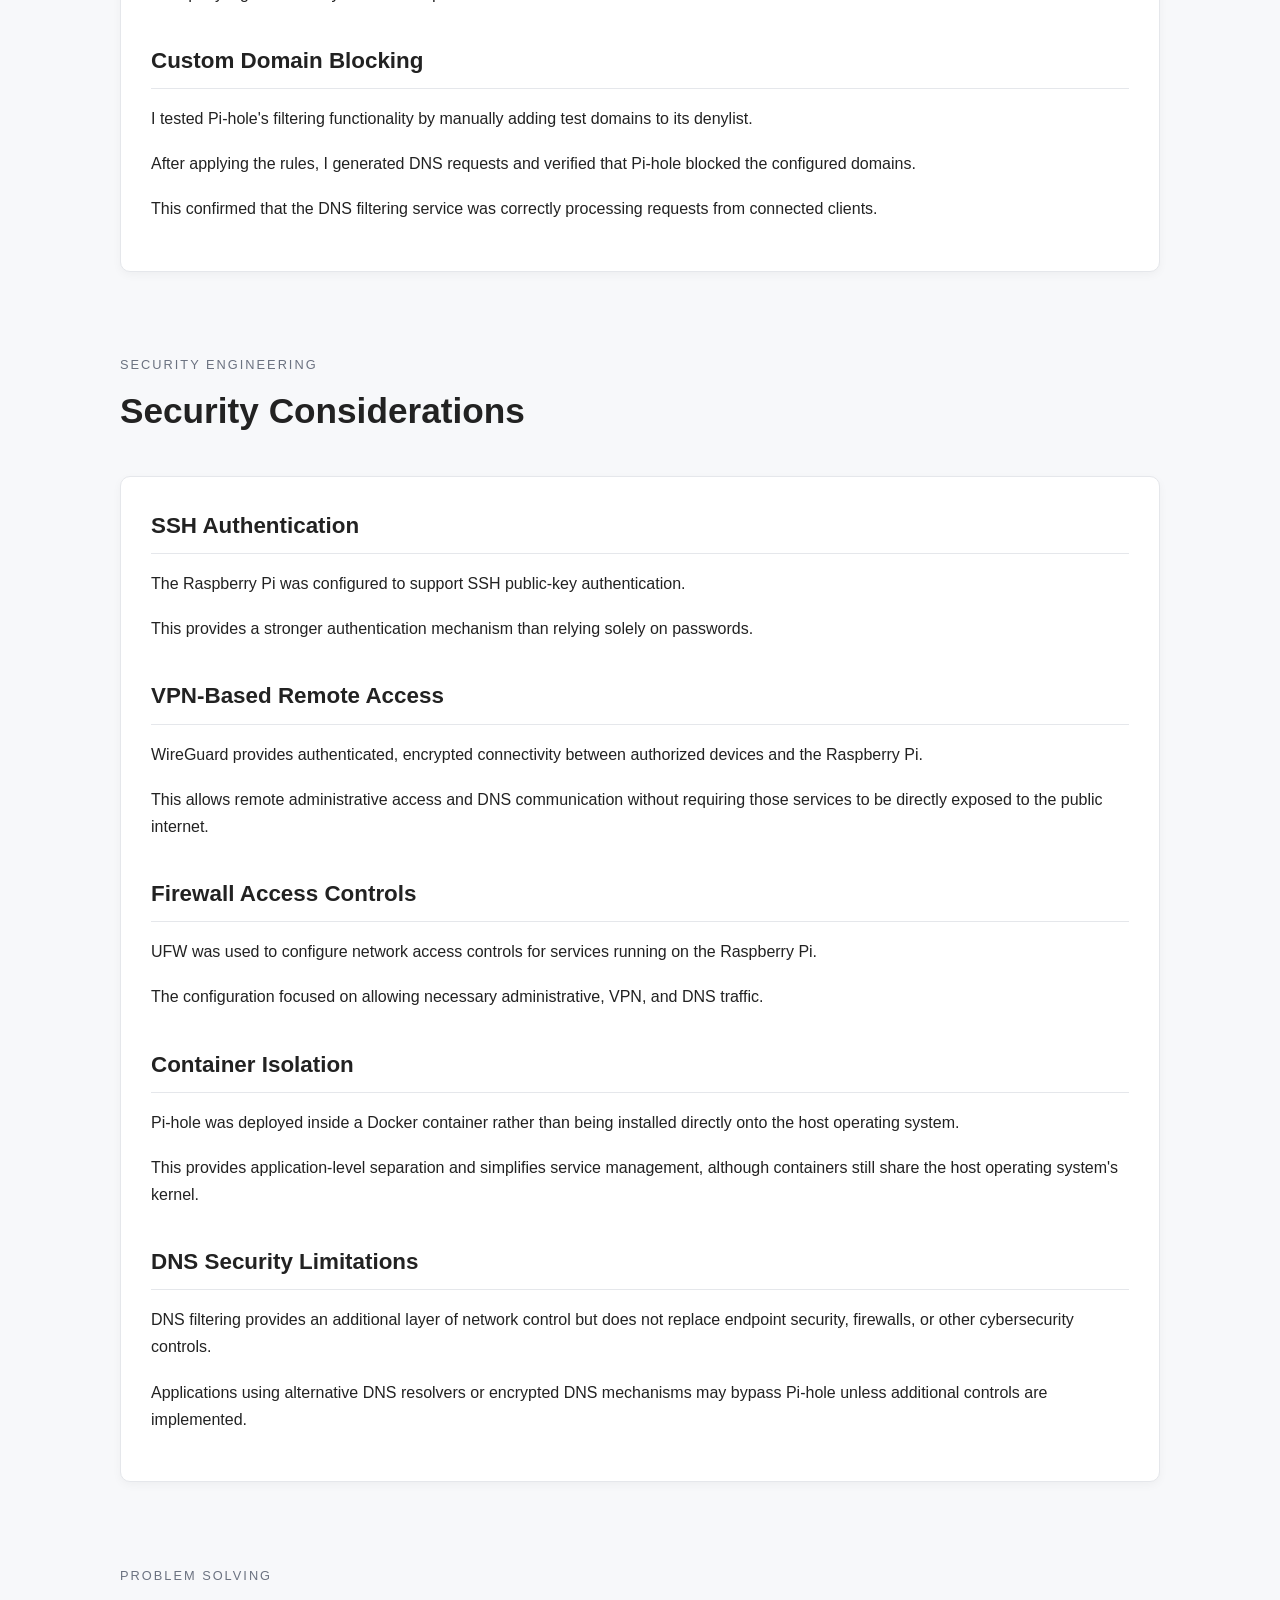
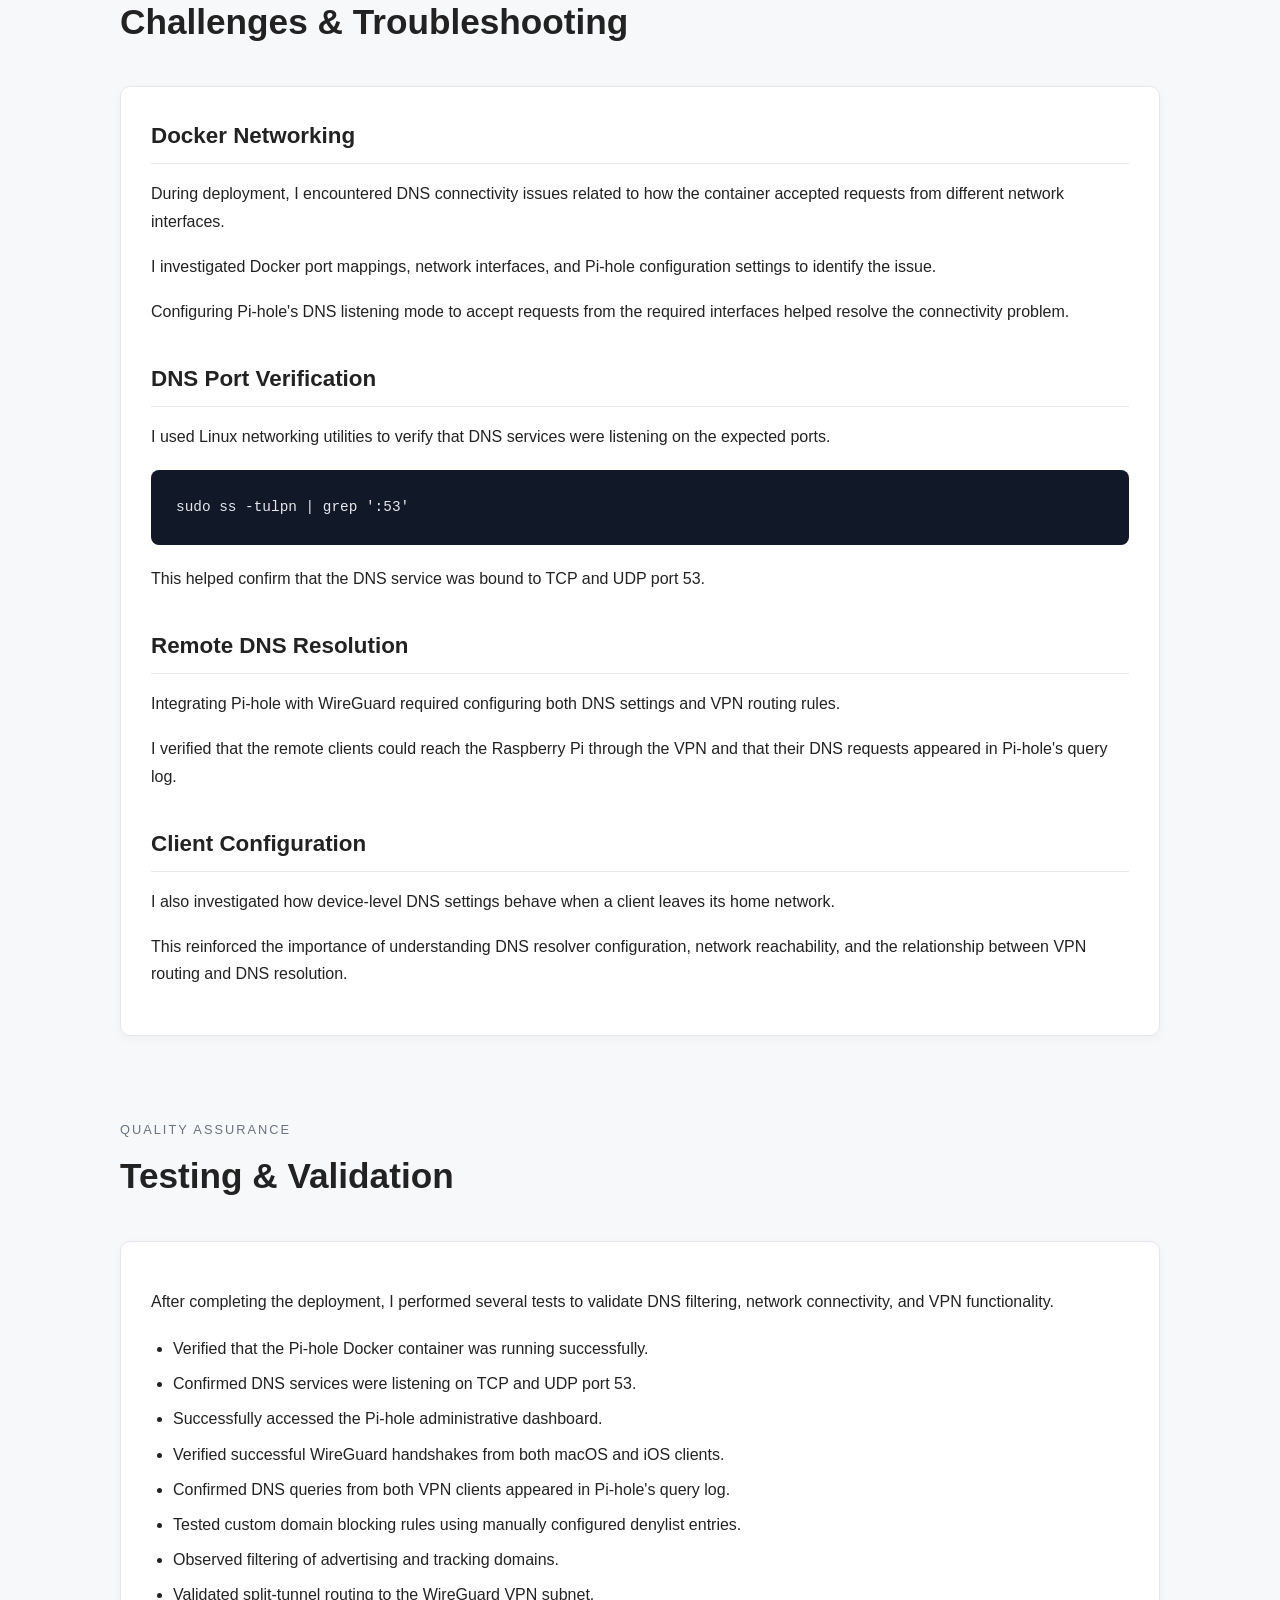
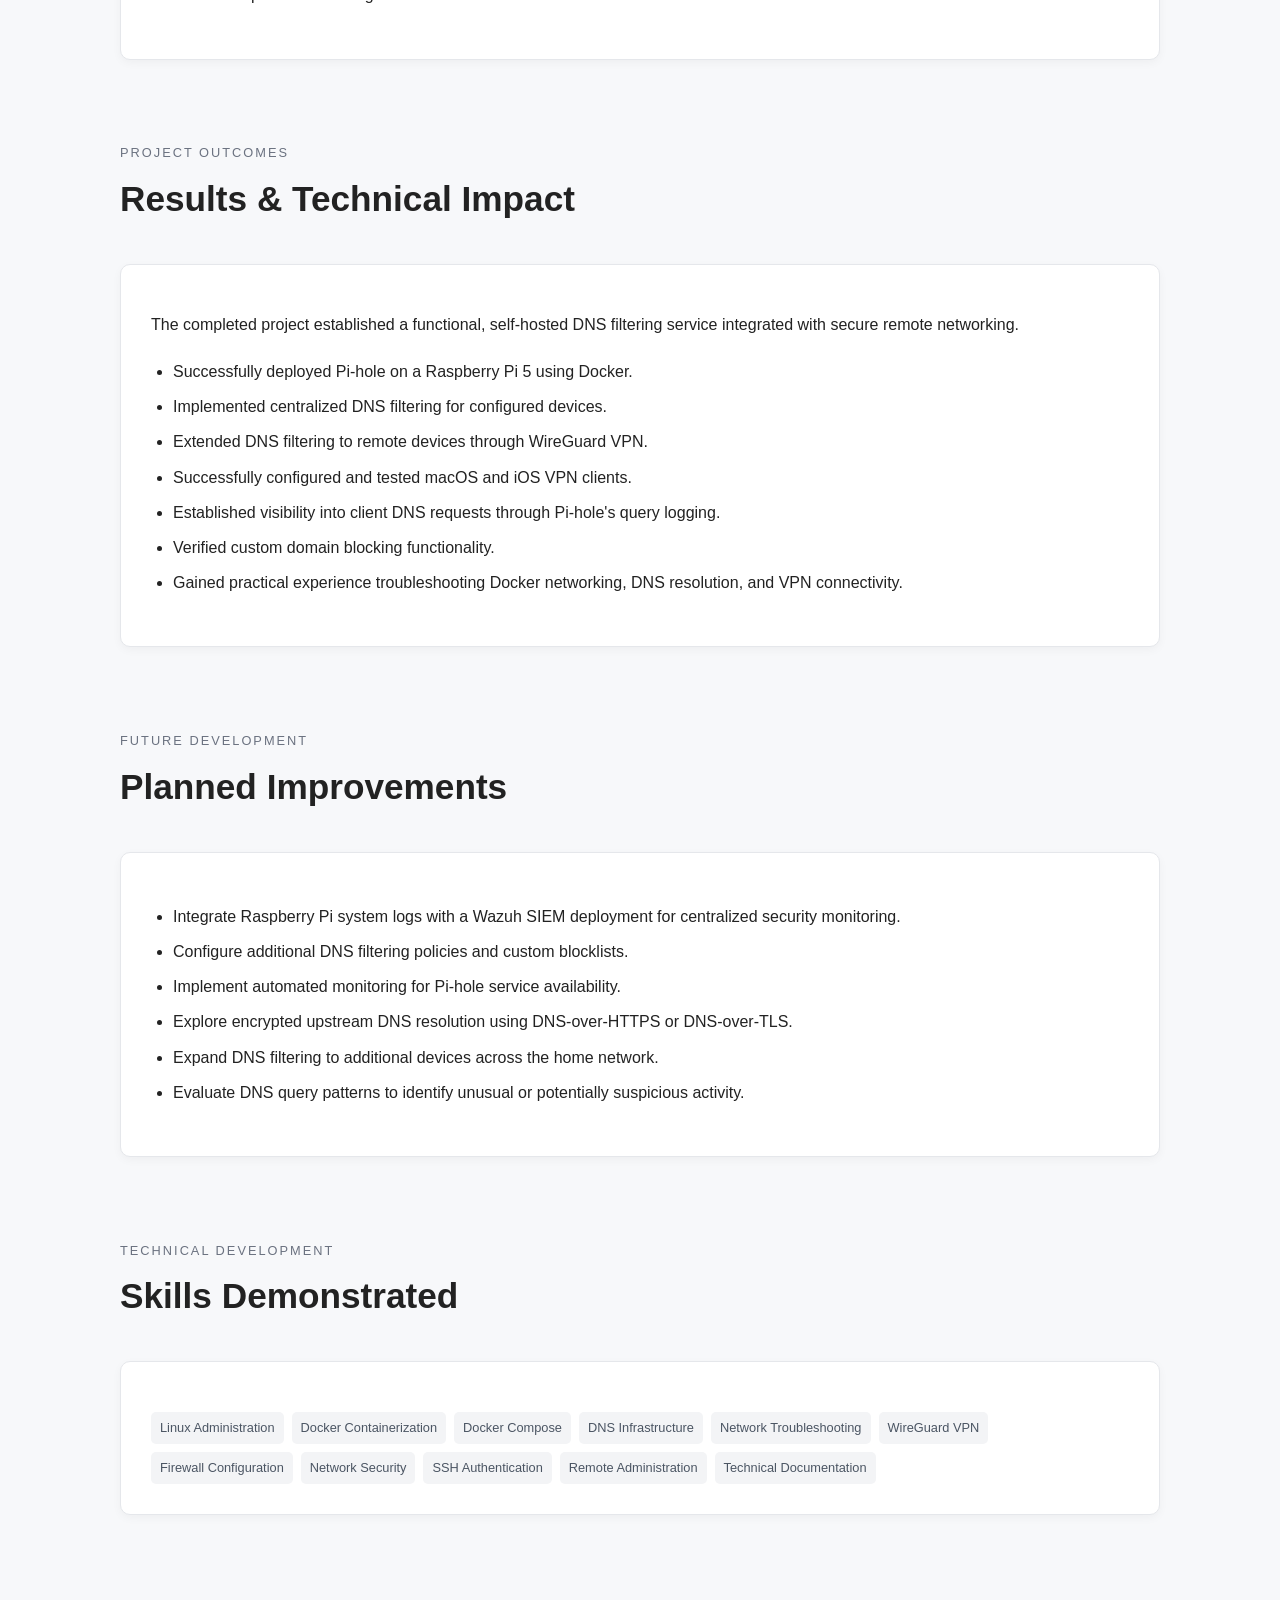
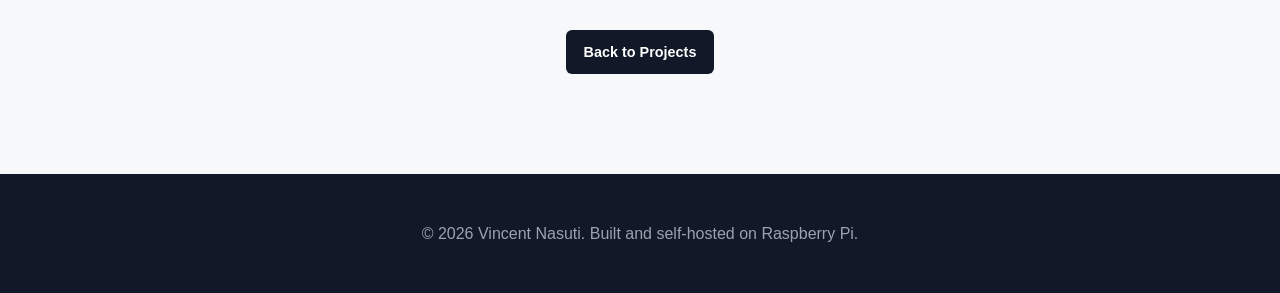
<file: Projects/pihole.html>
<!DOCTYPE html>
<html lang="en">

<head>

    <meta charset="UTF-8">

    <meta name="viewport"
          content="width=device-width, initial-scale=1.0">

    <title>
        Pi-hole DNS Filtering & Secure Remote Access | Vincent Nasuti
    </title>

    <link rel="stylesheet" href="../style.css">

</head>


<body>

    <!-- Navigation -->
    <nav>

        <div class="nav-container">

            <h2 class="logo">VN</h2>

            <ul class="nav-links">

                <li><a href="../index.html#about">About</a></li>

                <li><a href="../index.html#education">Education</a></li>

                <li><a href="../index.html#experience">Experience</a></li>

                <li><a href="../index.html#business">Business</a></li>

                <li><a href="../index.html#projects">Projects</a></li>

                <li><a href="../index.html#certifications">Certifications</a></li>

                <li><a href="../index.html#contact">Contact</a></li>

            </ul>

        </div>

    </nav>


    <main>

        <!-- Project Introduction -->
        <section class="section project-intro">

            <div class="section-heading">

                <p class="section-label">
                    Cybersecurity / Networking / Infrastructure
                </p>

                <h2>
                    Pi-hole DNS Filtering & Secure Remote Access
                </h2>

            </div>

            <p class="project-intro-description">
                A self-hosted, containerized DNS filtering solution
                deployed on a Raspberry Pi 5 and integrated with
                WireGuard VPN to provide network-level advertisement
                blocking, DNS management, and secure remote access
                for multiple devices.
            </p>

            <div class="tags">

                <span>Raspberry Pi 5</span>
                <span>Linux</span>
                <span>Docker</span>
                <span>Docker Compose</span>
                <span>Pi-hole</span>
                <span>WireGuard</span>
                <span>DNS</span>
                <span>UFW</span>

            </div>

        </section>


        <!-- Project Overview -->
        <section class="section documentation-section">

            <div class="section-heading">

                <p class="section-label">Introduction</p>

                <h2>Project Overview</h2>

            </div>

            <div class="card">

                <p>
                    As part of developing my personal cybersecurity
                    homelab, I wanted to gain practical experience
                    with DNS infrastructure, Linux administration,
                    containerization, and secure remote networking.
                </p>

                <p>
                    To accomplish this, I deployed Pi-hole on a
                    Raspberry Pi 5 using Docker and Docker Compose.
                    Pi-hole operates as a DNS filtering service,
                    allowing configured devices to block requests
                    to known advertising, tracking, and other
                    unwanted domains.
                </p>

                <p>
                    I integrated the service with my existing
                    WireGuard VPN infrastructure, allowing my
                    MacBook and iPhone to access the self-hosted
                    DNS server while connected to external networks.
                </p>

                <p>
                    This project provided hands-on experience
                    configuring DNS services, managing Docker
                    containers, implementing network access
                    controls, troubleshooting connectivity,
                    and validating network traffic.
                </p>

            </div>

        </section>


        <!-- Problem -->
        <section class="section documentation-section">

            <div class="section-heading">

                <p class="section-label">Infrastructure Challenge</p>

                <h2>The Problem</h2>

            </div>

            <div class="card">

                <p>
                    By default, most devices rely on DNS resolvers
                    provided by their internet service provider,
                    network administrator, or a third-party
                    DNS provider.
                </p>

                <p>
                    These DNS services typically resolve requested
                    domains without applying personalized filtering
                    policies to advertising and tracking domains.
                </p>

                <p>
                    I wanted greater visibility into the DNS
                    requests generated by my devices, along with
                    the ability to create and manage custom
                    domain-blocking policies.
                </p>

                <p>
                    Additionally, I wanted this functionality
                    to remain available when my devices were
                    connected to networks outside my home.
                </p>

                <p>
                    This introduced several technical challenges:
                    deploying a reliable DNS service, integrating
                    it with existing network infrastructure,
                    maintaining secure remote connectivity,
                    and ensuring DNS requests reached the
                    appropriate server.
                </p>

            </div>

        </section>


        <!-- Technical Solution -->
        <section class="section documentation-section">

            <div class="section-heading">

                <p class="section-label">Implementation</p>

                <h2>Technical Solution</h2>

            </div>

            <div class="card">

                <h3>1. Raspberry Pi Server Configuration</h3>

                <p>
                    I used a Raspberry Pi 5 running a Linux-based
                    operating system as the host for my
                    DNS filtering infrastructure.
                </p>

                <p>
                    The Raspberry Pi was configured for remote
                    administration using SSH public-key
                    authentication and a hardened SSH
                    configuration.
                </p>

                <p>
                    This allowed me to manage the system
                    remotely through an authenticated,
                    encrypted connection.
                </p>


                <h3>2. Docker Containerization</h3>

                <p>
                    Rather than installing Pi-hole directly
                    onto the host operating system, I deployed
                    it inside a Docker container.
                </p>

                <p>
                    Containerization allows the DNS filtering
                    application to operate separately from
                    other services hosted on the Raspberry Pi.
                </p>

                <p>
                    Docker Compose was used to define the
                    application's configuration, network
                    ports, persistent storage, and
                    restart behavior.
                </p>

                <p>
                    This approach also simplifies future
                    maintenance, updates, and redeployment.
                </p>


                <h3>3. DNS Service Configuration</h3>

                <p>
                    Pi-hole was configured to receive DNS
                    requests on TCP and UDP port 53.
                </p>

                <p>
                    The administrative dashboard was exposed
                    through port 8080 on the Raspberry Pi,
                    allowing DNS activity and filtering
                    statistics to be reviewed through
                    a web interface.
                </p>

                <p>
                    Persistent Docker storage was configured
                    to preserve Pi-hole settings and filtering
                    data across container restarts.
                </p>


                <h3>4. WireGuard VPN Integration</h3>

                <p>
                    I integrated Pi-hole with my existing
                    WireGuard VPN server to extend DNS
                    filtering to devices outside my
                    home network.
                </p>

                <p>
                    The WireGuard server was configured
                    with the VPN address 10.10.10.1.
                </p>

                <p>
                    My MacBook and iPhone were configured
                    as separate WireGuard peers with
                    individual VPN addresses.
                </p>

                <p>
                    Each client was configured to use
                    10.10.10.1 as its DNS resolver
                    while the VPN connection was active.
                </p>

                <p>
                    This allowed DNS requests to reach
                    the Raspberry Pi through an encrypted
                    WireGuard tunnel.
                </p>


                <h3>5. Split-Tunnel Networking</h3>

                <p>
                    I implemented split-tunnel routing
                    rather than routing all device
                    traffic through the VPN.
                </p>

                <p>
                    The WireGuard clients were configured
                    to route traffic destined for the
                    10.10.10.0/24 VPN subnet through
                    the encrypted tunnel.
                </p>

                <p>
                    This configuration allowed devices
                    to access the Pi-hole DNS server
                    remotely while keeping ordinary
                    internet traffic on their existing
                    network connection.
                </p>


                <h3>6. Firewall Configuration</h3>

                <p>
                    I used Uncomplicated Firewall (UFW)
                    to manage network access to services
                    hosted on the Raspberry Pi.
                </p>

                <p>
                    Firewall configuration was designed
                    to permit necessary DNS, VPN,
                    and administrative traffic while
                    limiting unnecessary exposure.
                </p>

                <p>
                    The WireGuard server used UDP port
                    51821 for incoming VPN connections.
                </p>

                <p>
                    DNS services were made accessible
                    to authorized clients through
                    the appropriate network interfaces.
                </p>

            </div>

        </section>


        <!-- System Architecture -->
        <section class="section documentation-section">

            <div class="section-heading">

                <p class="section-label">System Design</p>

                <h2>System Architecture</h2>

            </div>

            <div class="card">

                <p>
                    The infrastructure combines a containerized
                    DNS filtering service with an encrypted
                    VPN connection.
                </p>

                <p>
                    Remote devices connect to the Raspberry Pi
                    through WireGuard and forward DNS requests
                    to the Pi-hole container.
                </p>

                <div class="code-block">

<pre><code>       Remote Devices
       --------------

       MacBook Air
       10.10.10.2

       iPhone
       10.10.10.3

            |
            |
            v

      WireGuard VPN
      Encrypted Tunnel

            |
            |
            v

     Home Router
     UDP Port 51821

            |
            |
            v

      Raspberry Pi 5
      10.10.10.1

            |
            |
            v

      Docker Engine

            |
            |
            v

      Pi-hole Container

      DNS: TCP/UDP 53
      Dashboard: 8080

            |
            |
            v

      DNS Filtering

            |
       _____|_____
      |           |
      v           v

   Allowed      Blocked
   Domains      Domains

      |
      v

   Upstream DNS
   Resolution</code></pre>

                </div>

                <p>
                    DNS queries are evaluated against Pi-hole's
                    configured filtering rules.
                </p>

                <p>
                    Requests for blocked domains are denied,
                    while permitted requests are resolved
                    through the configured upstream DNS service
                    or an available cached response.
                </p>

            </div>

        </section>


        <!-- Docker Configuration -->
        <section class="section documentation-section">

            <div class="section-heading">

                <p class="section-label">Containerization</p>

                <h2>Docker Deployment</h2>

            </div>

            <div class="card">

                <h3>Docker Compose Configuration</h3>

                <p>
                    I used Docker Compose to manage the
                    Pi-hole container and define its
                    required network services.
                </p>

                <p>
                    The following configuration illustrates
                    the primary settings used in the
                    deployment. Sensitive values and
                    environment-specific details have
                    been excluded.
                </p>

                <div class="code-block">

<pre><code>services:

  pihole:

    image: pihole/pihole:latest

    container_name: pihole

    ports:
      - "53:53/tcp"
      - "53:53/udp"
      - "8080:80/tcp"

    environment:

      TZ: "America/New_York"

      FTLCONF_dns_listeningMode: "ALL"

    volumes:

      - "./etc-pihole:/etc/pihole"

    restart: unless-stopped</code></pre>

                </div>

                <h3>Port Configuration</h3>

                <p>
                    The container exposes DNS services
                    through TCP and UDP port 53.
                </p>

                <p>
                    The administrative dashboard is
                    mapped to port 8080 on the host.
                </p>

                <p>
                    This prevents the dashboard from
                    occupying the host's default HTTP
                    port, allowing other web services
                    to be hosted separately.
                </p>


                <h3>Persistent Storage</h3>

                <p>
                    A Docker bind mount preserves
                    Pi-hole configuration data outside
                    the container.
                </p>

                <p>
                    This allows the container to be
                    recreated without losing the
                    stored configuration.
                </p>


                <h3>Container Management</h3>

                <p>
                    I used Docker CLI commands to
                    verify container health and
                    troubleshoot the deployment.
                </p>

                <div class="code-block">

<pre><code>docker ps

docker compose ps

docker compose logs

docker compose up -d</code></pre>

                </div>

                <p>
                    These commands allowed me to
                    inspect container status, review
                    application logs, and manage
                    the running service.
                </p>

            </div>

        </section>


        <!-- VPN Configuration -->
        <section class="section documentation-section">

            <div class="section-heading">

                <p class="section-label">Secure Networking</p>

                <h2>WireGuard VPN Configuration</h2>

            </div>

            <div class="card">

                <h3>VPN Addressing</h3>

                <p>
                    The WireGuard network uses the
                    10.10.10.0/24 address range.
                </p>

                <ul class="feature-list">

                    <li>
                        Raspberry Pi VPN Server:
                        10.10.10.1
                    </li>

                    <li>
                        MacBook Client:
                        10.10.10.2
                    </li>

                    <li>
                        iPhone Client:
                        10.10.10.3
                    </li>

                </ul>


                <h3>Client DNS Configuration</h3>

                <p>
                    Each WireGuard client was configured
                    to use the Raspberry Pi as its
                    DNS resolver.
                </p>

                <div class="code-block">

<pre><code>[Interface]

Address = 10.10.10.2/32

DNS = 10.10.10.1

[Peer]

AllowedIPs = 10.10.10.0/24</code></pre>

                </div>

                <p>
                    The configuration above illustrates
                    the MacBook's VPN addressing,
                    DNS configuration, and split-tunnel
                    routing settings. Cryptographic
                    keys and endpoint details have
                    been omitted.
                </p>


                <h3>Encrypted DNS Transport</h3>

                <p>
                    By directing DNS requests through
                    WireGuard, the traffic between
                    remote clients and the Raspberry Pi
                    travels through an encrypted tunnel.
                </p>

                <p>
                    This protects DNS traffic across
                    the VPN connection while allowing
                    Pi-hole to apply centralized
                    filtering policies.
                </p>

                <p>
                    The encryption applies to the
                    VPN connection between the client
                    and server. Upstream DNS encryption
                    depends on the resolver configuration.
                </p>


                <h3>VPN Connectivity Verification</h3>

                <p>
                    I used WireGuard's command-line
                    utilities to verify active peer
                    connections and successful handshakes.
                </p>

                <div class="code-block">

<pre><code>sudo wg</code></pre>

                </div>

                <p>
                    Successful handshakes confirmed
                    that the MacBook and iPhone could
                    establish VPN connectivity with
                    the Raspberry Pi.
                </p>

            </div>

        </section>


        <!-- DNS Filtering -->
        <section class="section documentation-section">

            <div class="section-heading">

                <p class="section-label">DNS Security</p>

                <h2>DNS Filtering & Monitoring</h2>

            </div>

            <div class="card">

                <h3>Domain-Based Filtering</h3>

                <p>
                    Pi-hole uses configured blocklists
                    and filtering rules to identify
                    unwanted DNS requests.
                </p>

                <p>
                    When a configured client requests
                    a blocked domain, Pi-hole responds
                    according to its blocking policy
                    rather than returning the domain's
                    normal DNS resolution.
                </p>

                <p>
                    This can reduce connections to
                    advertising, tracking, and
                    other unwanted domains.
                </p>


                <h3>Query Logging</h3>

                <p>
                    Pi-hole provides a query log that
                    records DNS activity from
                    configured clients.
                </p>

                <p>
                    I used this functionality to
                    verify that DNS requests from
                    my MacBook and iPhone were
                    reaching the Raspberry Pi.
                </p>

                <p>
                    The query log successfully
                    identified requests associated
                    with both WireGuard clients.
                </p>


                <h3>Custom Domain Blocking</h3>

                <p>
                    I tested Pi-hole's filtering
                    functionality by manually adding
                    test domains to its denylist.
                </p>

                <p>
                    After applying the rules,
                    I generated DNS requests
                    and verified that Pi-hole
                    blocked the configured domains.
                </p>

                <p>
                    This confirmed that the DNS
                    filtering service was correctly
                    processing requests from
                    connected clients.
                </p>

            </div>

        </section>


        <!-- Security Considerations -->
        <section class="section documentation-section">

            <div class="section-heading">

                <p class="section-label">Security Engineering</p>

                <h2>Security Considerations</h2>

            </div>

            <div class="card">

                <h3>SSH Authentication</h3>

                <p>
                    The Raspberry Pi was configured
                    to support SSH public-key
                    authentication.
                </p>

                <p>
                    This provides a stronger
                    authentication mechanism than
                    relying solely on passwords.
                </p>


                <h3>VPN-Based Remote Access</h3>

                <p>
                    WireGuard provides authenticated,
                    encrypted connectivity between
                    authorized devices and the
                    Raspberry Pi.
                </p>

                <p>
                    This allows remote administrative
                    access and DNS communication
                    without requiring those services
                    to be directly exposed to
                    the public internet.
                </p>


                <h3>Firewall Access Controls</h3>

                <p>
                    UFW was used to configure
                    network access controls
                    for services running on
                    the Raspberry Pi.
                </p>

                <p>
                    The configuration focused
                    on allowing necessary
                    administrative, VPN, and
                    DNS traffic.
                </p>


                <h3>Container Isolation</h3>

                <p>
                    Pi-hole was deployed inside
                    a Docker container rather
                    than being installed directly
                    onto the host operating system.
                </p>

                <p>
                    This provides application-level
                    separation and simplifies
                    service management, although
                    containers still share the
                    host operating system's kernel.
                </p>


                <h3>DNS Security Limitations</h3>

                <p>
                    DNS filtering provides an
                    additional layer of network
                    control but does not replace
                    endpoint security, firewalls,
                    or other cybersecurity controls.
                </p>

                <p>
                    Applications using alternative
                    DNS resolvers or encrypted
                    DNS mechanisms may bypass
                    Pi-hole unless additional
                    controls are implemented.
                </p>

            </div>

        </section>


        <!-- Troubleshooting -->
        <section class="section documentation-section">

            <div class="section-heading">

                <p class="section-label">Problem Solving</p>

                <h2>Challenges & Troubleshooting</h2>

            </div>

            <div class="card">

                <h3>Docker Networking</h3>

                <p>
                    During deployment, I encountered
                    DNS connectivity issues related
                    to how the container accepted
                    requests from different
                    network interfaces.
                </p>

                <p>
                    I investigated Docker port
                    mappings, network interfaces,
                    and Pi-hole configuration
                    settings to identify the issue.
                </p>

                <p>
                    Configuring Pi-hole's DNS
                    listening mode to accept
                    requests from the required
                    interfaces helped resolve
                    the connectivity problem.
                </p>


                <h3>DNS Port Verification</h3>

                <p>
                    I used Linux networking
                    utilities to verify that
                    DNS services were listening
                    on the expected ports.
                </p>

                <div class="code-block">

<pre><code>sudo ss -tulpn | grep ':53'</code></pre>

                </div>

                <p>
                    This helped confirm that
                    the DNS service was bound
                    to TCP and UDP port 53.
                </p>


                <h3>Remote DNS Resolution</h3>

                <p>
                    Integrating Pi-hole with
                    WireGuard required configuring
                    both DNS settings and VPN
                    routing rules.
                </p>

                <p>
                    I verified that the remote
                    clients could reach the
                    Raspberry Pi through the
                    VPN and that their DNS
                    requests appeared in
                    Pi-hole's query log.
                </p>


                <h3>Client Configuration</h3>

                <p>
                    I also investigated how
                    device-level DNS settings
                    behave when a client
                    leaves its home network.
                </p>

                <p>
                    This reinforced the importance
                    of understanding DNS resolver
                    configuration, network
                    reachability, and the
                    relationship between VPN
                    routing and DNS resolution.
                </p>

            </div>

        </section>


        <!-- Testing -->
        <section class="section documentation-section">

            <div class="section-heading">

                <p class="section-label">Quality Assurance</p>

                <h2>Testing & Validation</h2>

            </div>

            <div class="card">

                <p>
                    After completing the deployment,
                    I performed several tests to
                    validate DNS filtering,
                    network connectivity,
                    and VPN functionality.
                </p>

                <ul class="feature-list">

                    <li>
                        Verified that the Pi-hole
                        Docker container was
                        running successfully.
                    </li>

                    <li>
                        Confirmed DNS services
                        were listening on
                        TCP and UDP port 53.
                    </li>

                    <li>
                        Successfully accessed
                        the Pi-hole administrative
                        dashboard.
                    </li>

                    <li>
                        Verified successful
                        WireGuard handshakes
                        from both macOS and
                        iOS clients.
                    </li>

                    <li>
                        Confirmed DNS queries
                        from both VPN clients
                        appeared in Pi-hole's
                        query log.
                    </li>

                    <li>
                        Tested custom domain
                        blocking rules using
                        manually configured
                        denylist entries.
                    </li>

                    <li>
                        Observed filtering
                        of advertising and
                        tracking domains.
                    </li>

                    <li>
                        Validated split-tunnel
                        routing to the
                        WireGuard VPN subnet.
                    </li>

                </ul>

            </div>

        </section>


        <!-- Results -->
        <section class="section documentation-section">

            <div class="section-heading">

                <p class="section-label">Project Outcomes</p>

                <h2>Results & Technical Impact</h2>

            </div>

            <div class="card">

                <p>
                    The completed project
                    established a functional,
                    self-hosted DNS filtering
                    service integrated with
                    secure remote networking.
                </p>

                <ul class="feature-list">

                    <li>
                        Successfully deployed
                        Pi-hole on a Raspberry
                        Pi 5 using Docker.
                    </li>

                    <li>
                        Implemented centralized
                        DNS filtering for
                        configured devices.
                    </li>

                    <li>
                        Extended DNS filtering
                        to remote devices
                        through WireGuard VPN.
                    </li>

                    <li>
                        Successfully configured
                        and tested macOS and
                        iOS VPN clients.
                    </li>

                    <li>
                        Established visibility
                        into client DNS requests
                        through Pi-hole's
                        query logging.
                    </li>

                    <li>
                        Verified custom domain
                        blocking functionality.
                    </li>

                    <li>
                        Gained practical
                        experience troubleshooting
                        Docker networking,
                        DNS resolution,
                        and VPN connectivity.
                    </li>

                </ul>

            </div>

        </section>


        <!-- Future Improvements -->
        <section class="section documentation-section">

            <div class="section-heading">

                <p class="section-label">Future Development</p>

                <h2>Planned Improvements</h2>

            </div>

            <div class="card">

                <ul class="feature-list">

                    <li>
                        Integrate Raspberry Pi
                        system logs with a
                        Wazuh SIEM deployment
                        for centralized
                        security monitoring.
                    </li>

                    <li>
                        Configure additional
                        DNS filtering policies
                        and custom blocklists.
                    </li>

                    <li>
                        Implement automated
                        monitoring for Pi-hole
                        service availability.
                    </li>

                    <li>
                        Explore encrypted
                        upstream DNS resolution
                        using DNS-over-HTTPS
                        or DNS-over-TLS.
                    </li>

                    <li>
                        Expand DNS filtering
                        to additional devices
                        across the home network.
                    </li>

                    <li>
                        Evaluate DNS query
                        patterns to identify
                        unusual or potentially
                        suspicious activity.
                    </li>

                </ul>

            </div>

        </section>


        <!-- Skills Demonstrated -->
        <section class="section documentation-section">

            <div class="section-heading">

                <p class="section-label">Technical Development</p>

                <h2>Skills Demonstrated</h2>

            </div>

            <div class="card">

                <div class="tags">

                    <span>Linux Administration</span>

                    <span>Docker Containerization</span>

                    <span>Docker Compose</span>

                    <span>DNS Infrastructure</span>

                    <span>Network Troubleshooting</span>

                    <span>WireGuard VPN</span>

                    <span>Firewall Configuration</span>

                    <span>Network Security</span>

                    <span>SSH Authentication</span>

                    <span>Remote Administration</span>

                    <span>Technical Documentation</span>

                </div>

            </div>

        </section>


        <!-- Return to Portfolio -->
        <section class="section contact-section">

            <a href="../index.html#projects"
               class="button project-button">

                Back to Projects

            </a>

        </section>

    </main>


    <footer>

        <p>
            © 2026 Vincent Nasuti.
            Built and self-hosted on Raspberry Pi.
        </p>

    </footer>

</body>

</html>
</file>
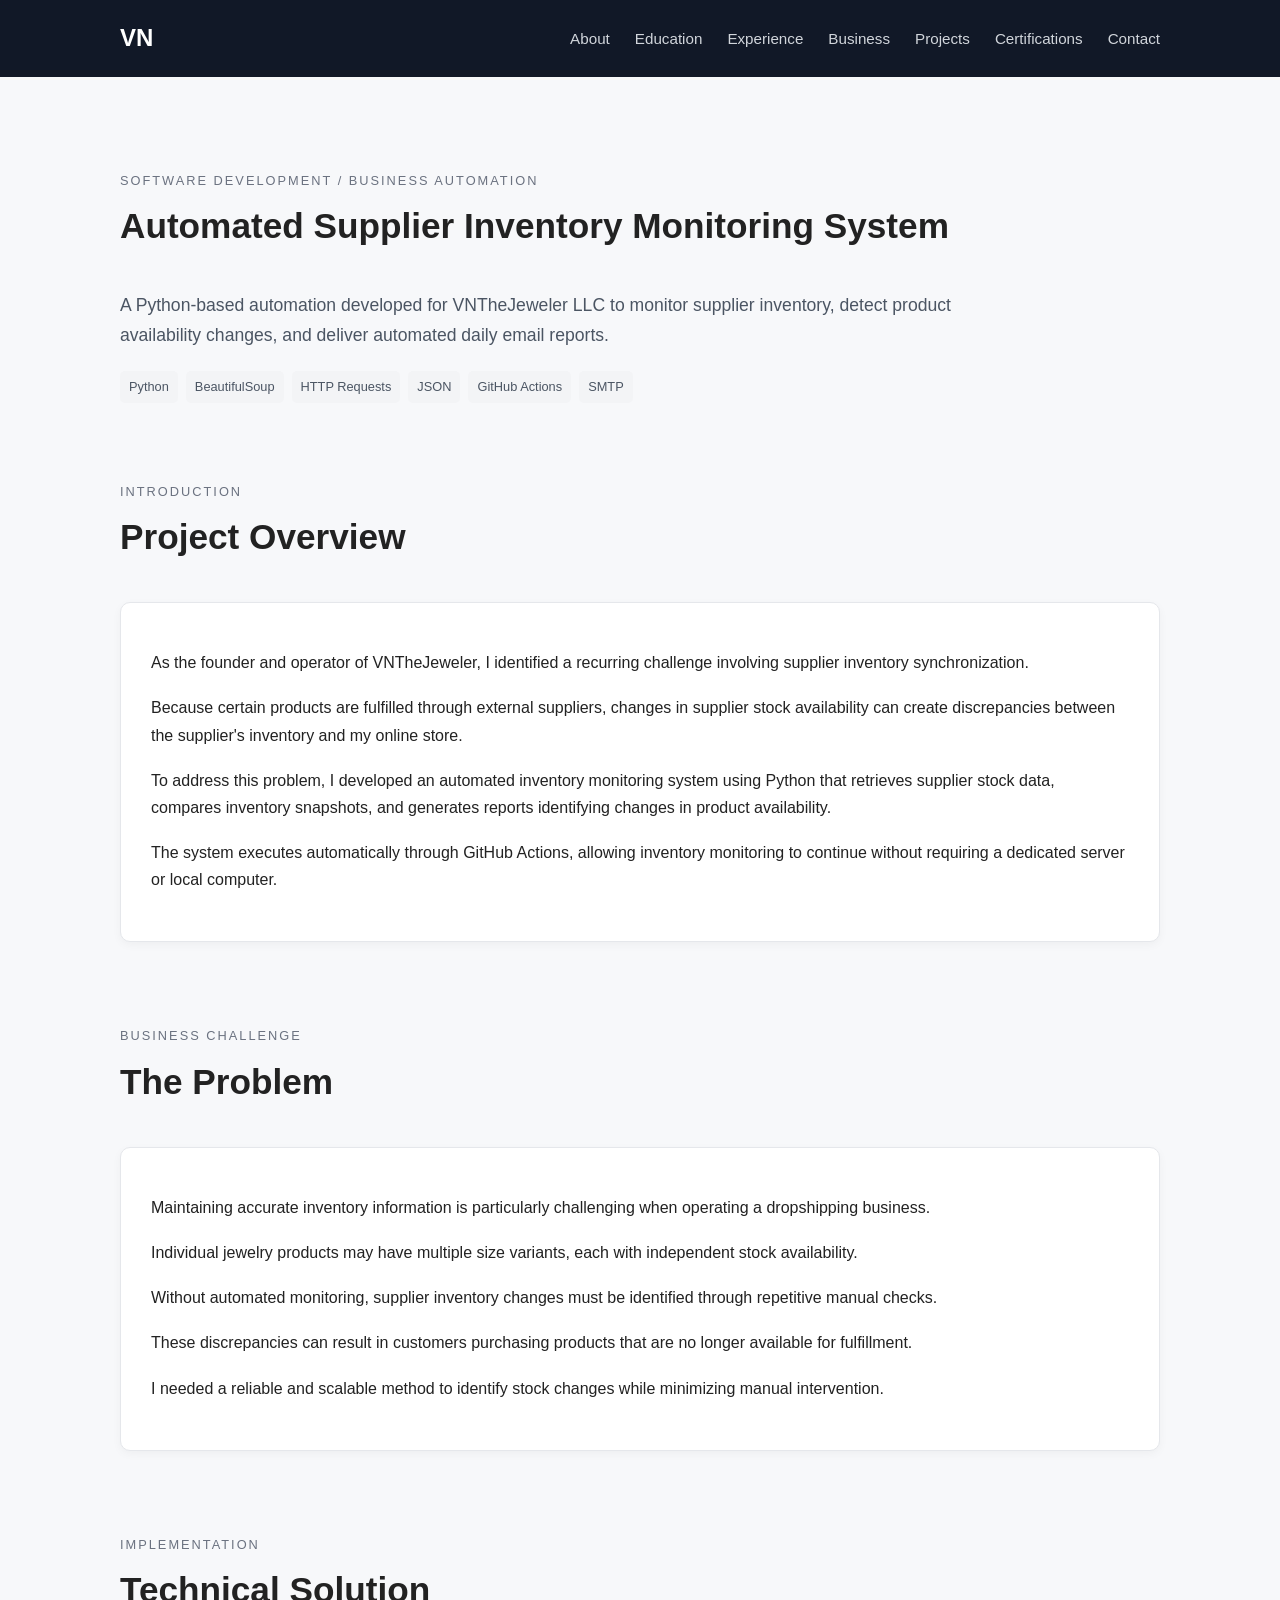
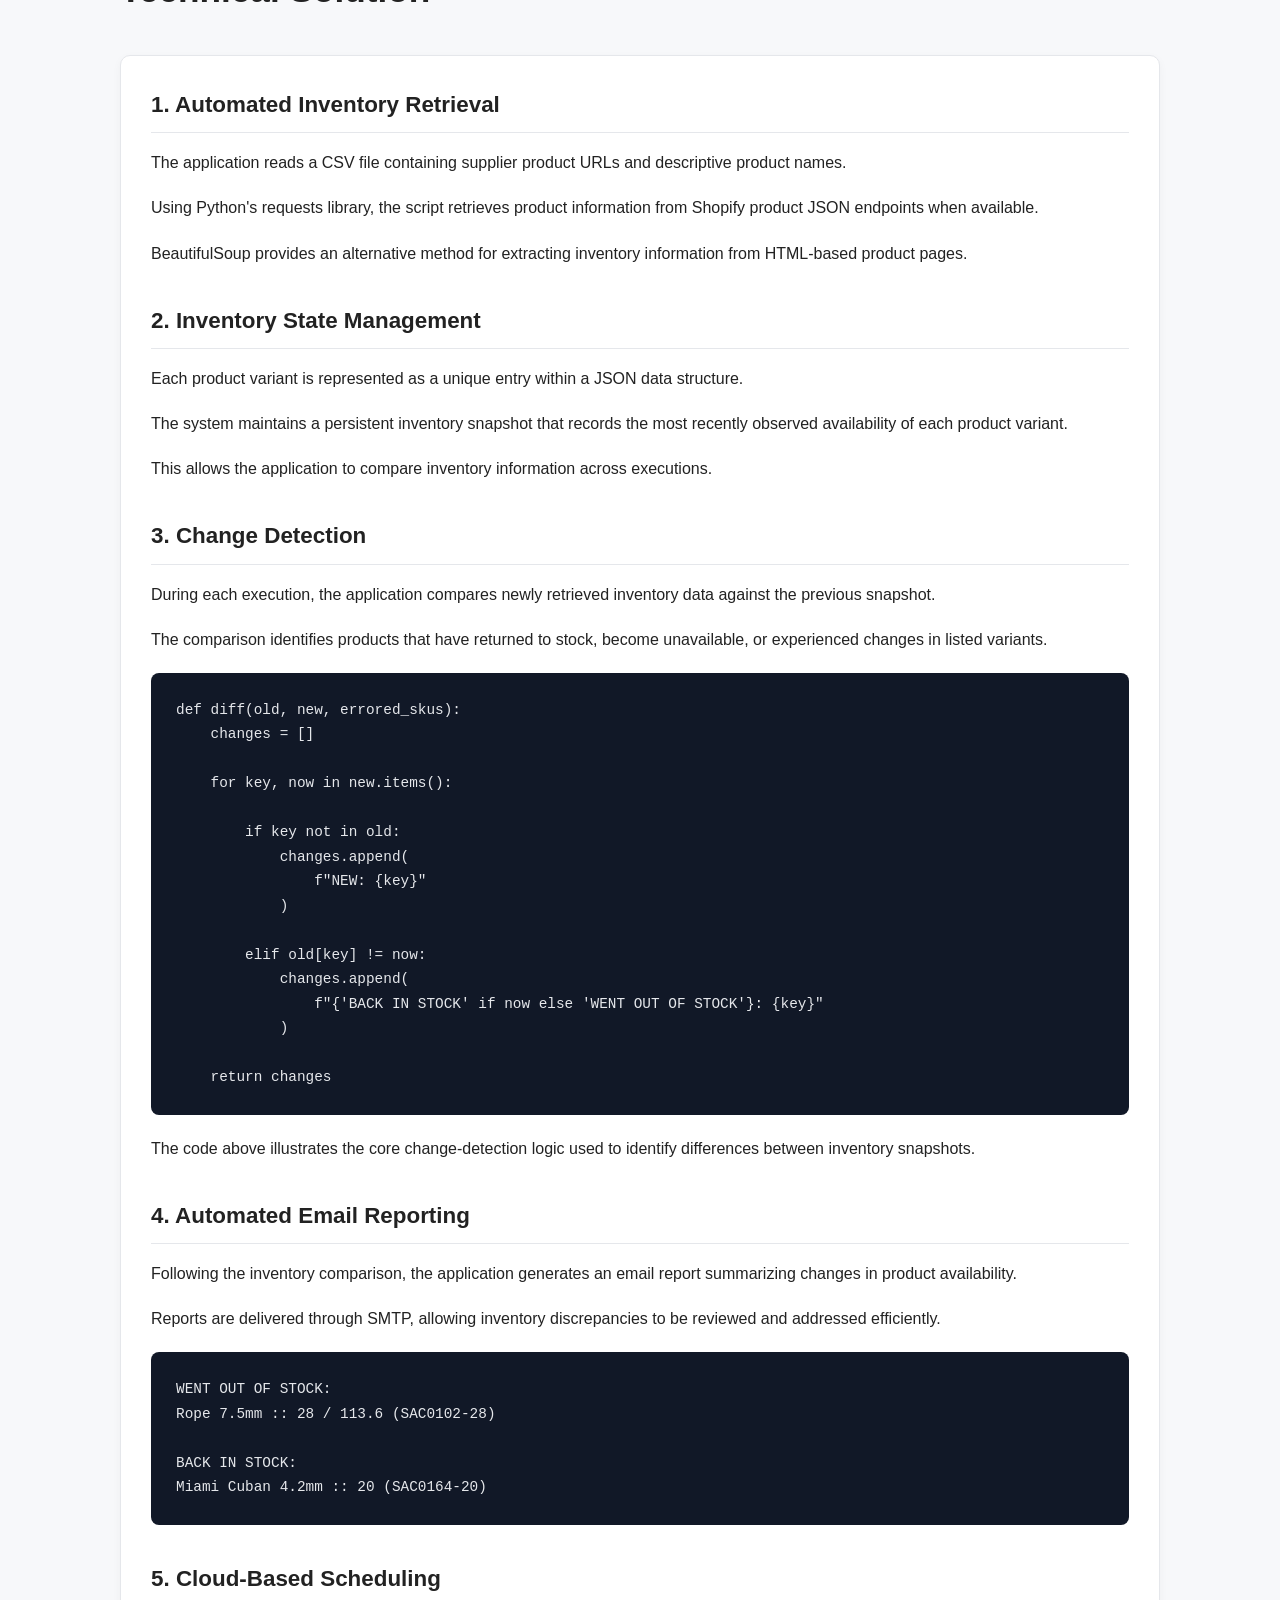
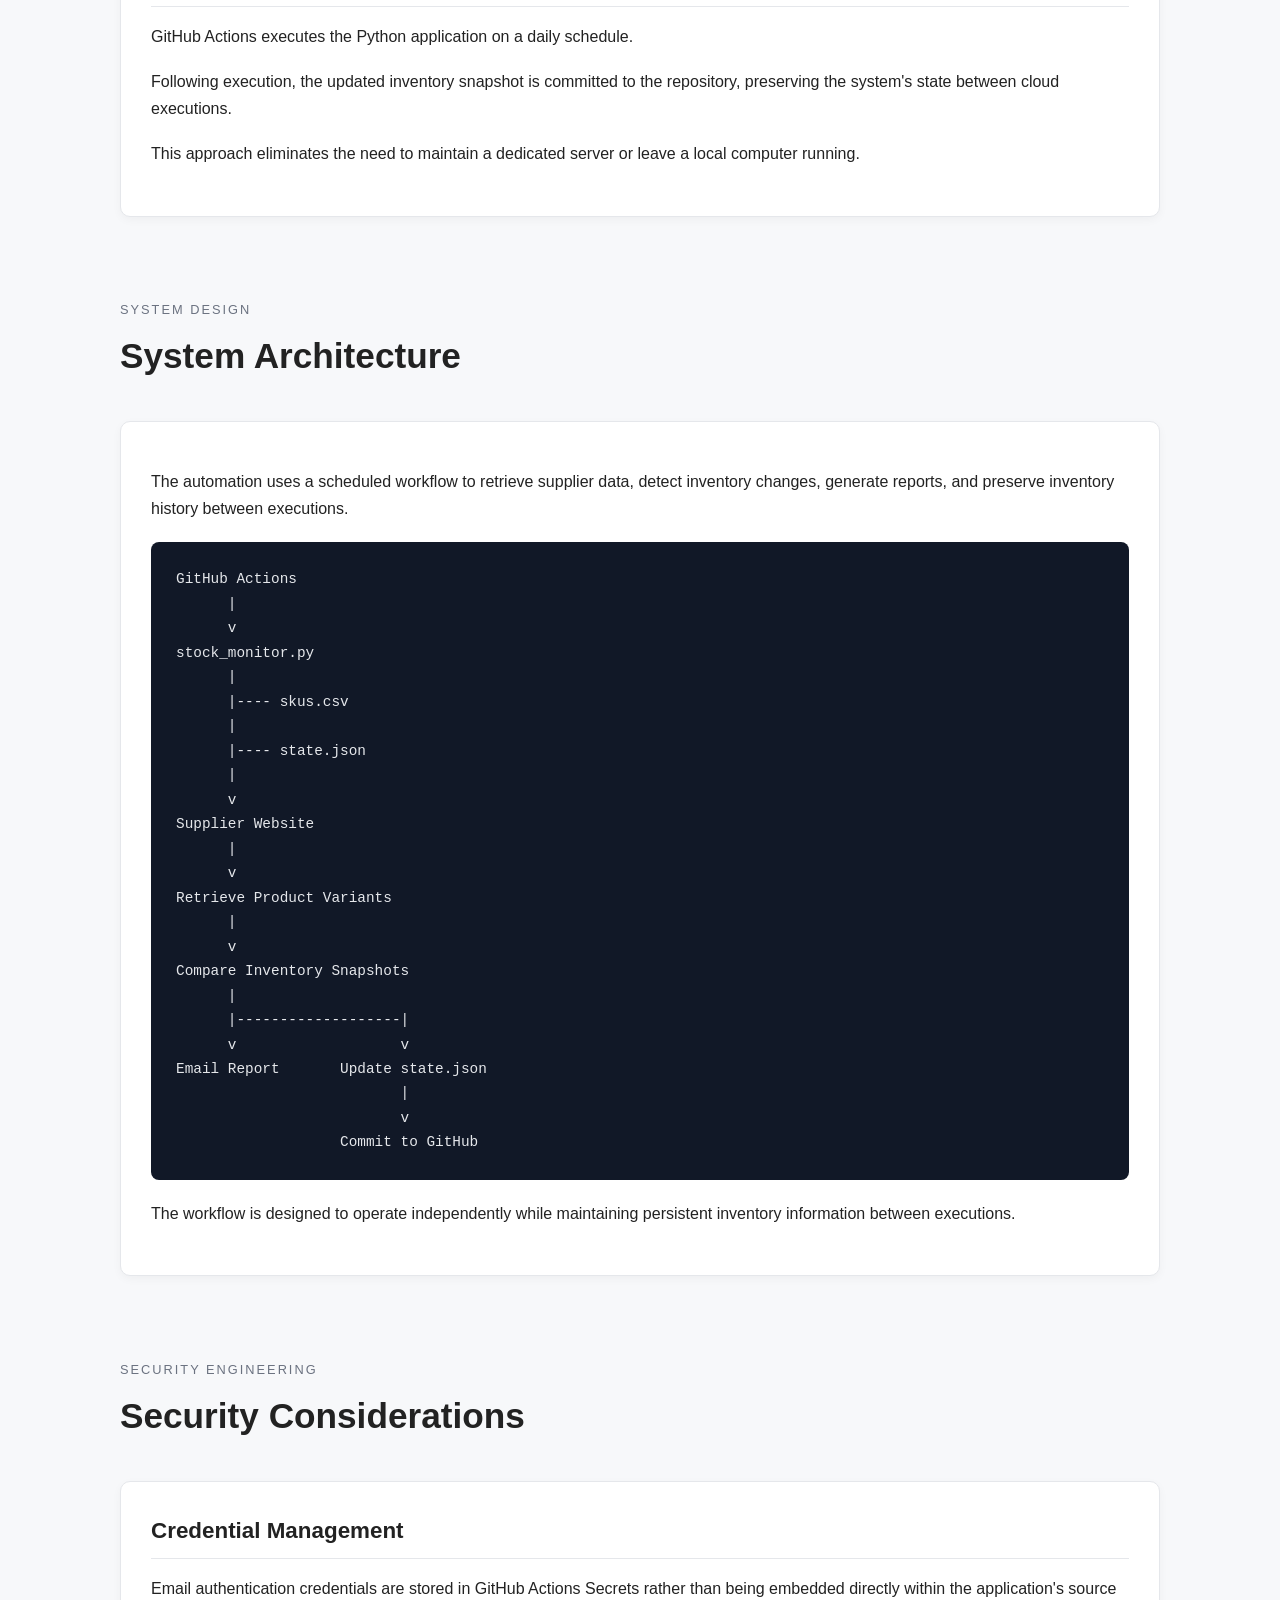
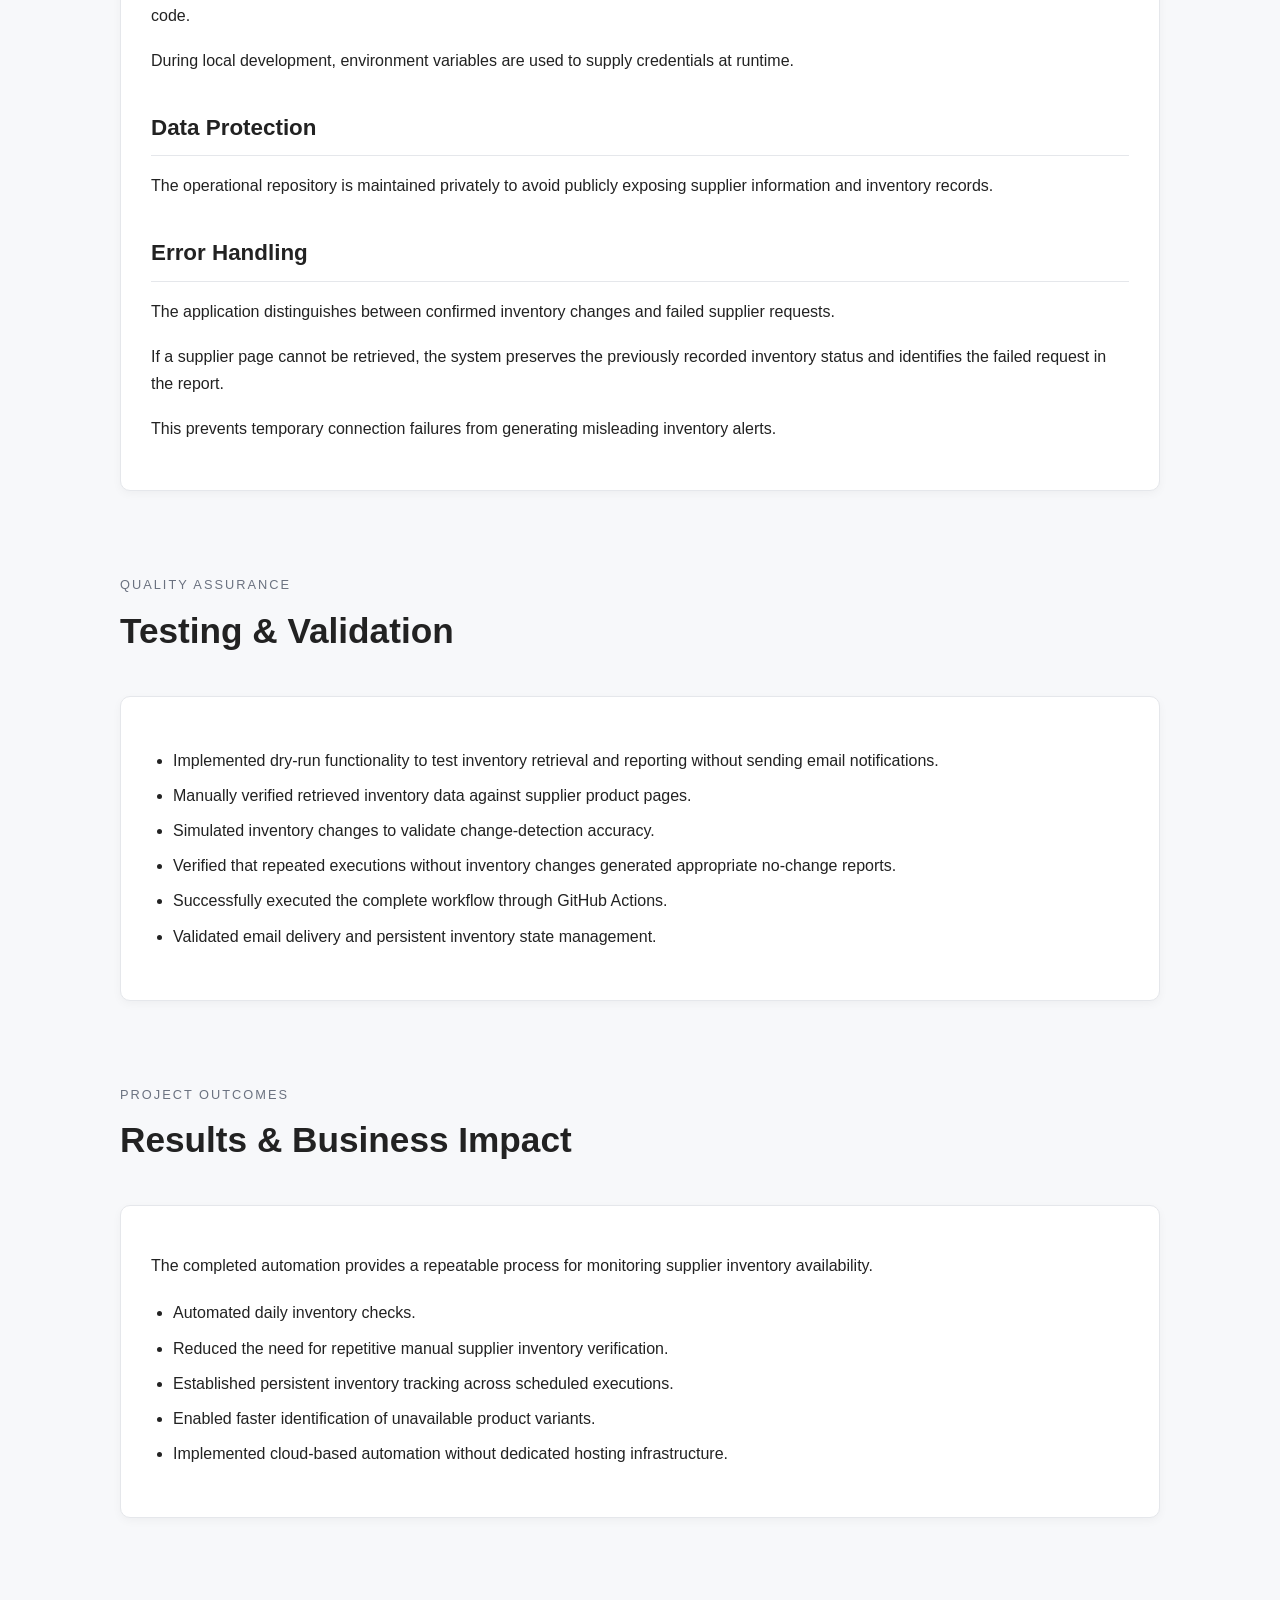
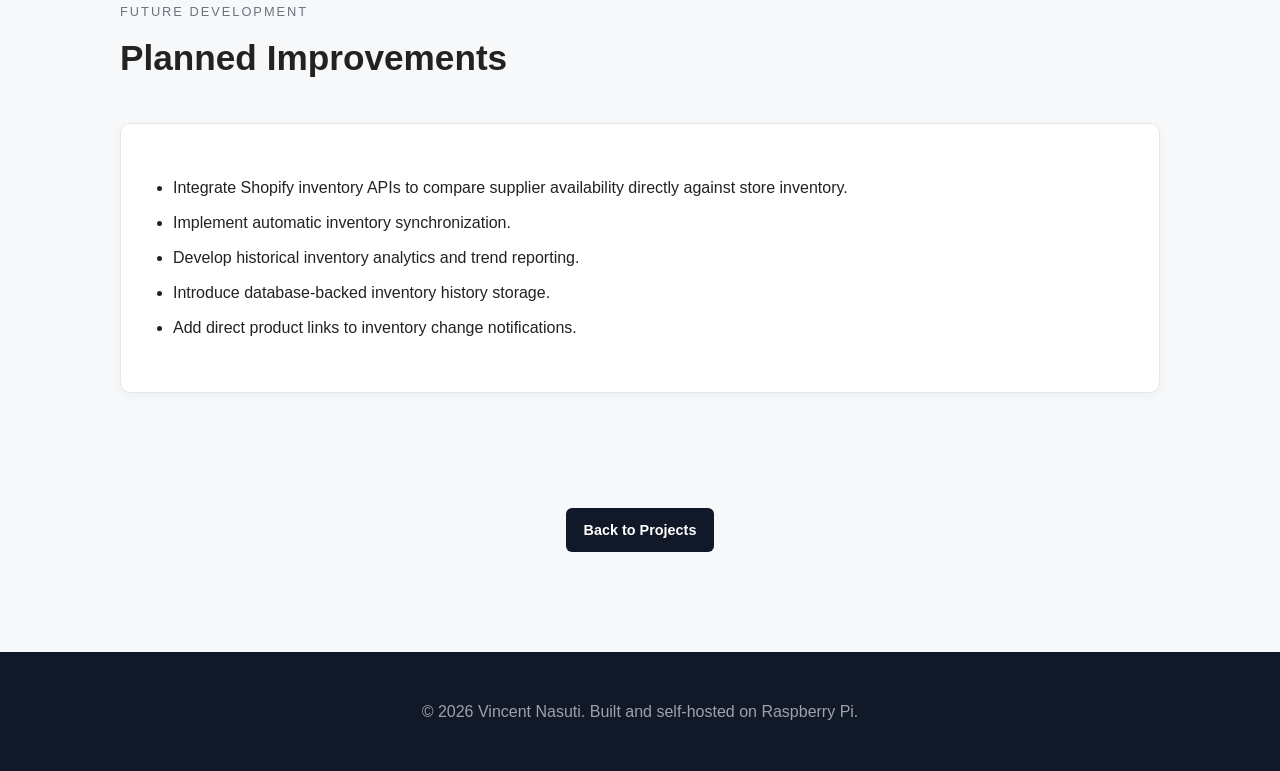
<file: Projects/stock-monitor.html>
<!DOCTYPE html>
<html lang="en">

<head>

    <meta charset="UTF-8">

    <meta name="viewport"
          content="width=device-width, initial-scale=1.0">

    <title>
        Automated Supplier Inventory Monitor | Vincent Nasuti
    </title>

    <link rel="stylesheet" href="../style.css">

</head>


<body>

    <!-- Navigation -->
    <nav>

        <div class="nav-container">

            <h2 class="logo">VN</h2>

            <ul class="nav-links">

                <li><a href="../index.html#about">About</a></li>

                <li><a href="../index.html#education">Education</a></li>

                <li><a href="../index.html#experience">Experience</a></li>

                <li><a href="../index.html#business">Business</a></li>

                <li><a href="../index.html#projects">Projects</a></li>

                <li><a href="../index.html#certifications">Certifications</a></li>

                <li><a href="../index.html#contact">Contact</a></li>

            </ul>

        </div>

    </nav>


    <main>

        <!-- Project Introduction -->
        <section class="section project-intro">

            <div class="section-heading">

                <p class="section-label">
                    Software Development / Business Automation
                </p>

                <h2>
                    Automated Supplier Inventory Monitoring System
                </h2>

            </div>

            <p class="project-intro-description">
                A Python-based automation developed for VNTheJeweler LLC
                to monitor supplier inventory, detect product availability
                changes, and deliver automated daily email reports.
            </p>

            <div class="tags">

                <span>Python</span>
                <span>BeautifulSoup</span>
                <span>HTTP Requests</span>
                <span>JSON</span>
                <span>GitHub Actions</span>
                <span>SMTP</span>

            </div>

        </section>


        <!-- Project Overview -->
        <section class="section documentation-section">

            <div class="section-heading">

                <p class="section-label">Introduction</p>

                <h2>Project Overview</h2>

            </div>

            <div class="card">

                <p>
                    As the founder and operator of VNTheJeweler,
                    I identified a recurring challenge involving
                    supplier inventory synchronization.
                </p>

                <p>
                    Because certain products are fulfilled through
                    external suppliers, changes in supplier stock
                    availability can create discrepancies between
                    the supplier's inventory and my online store.
                </p>

                <p>
                    To address this problem, I developed an
                    automated inventory monitoring system using
                    Python that retrieves supplier stock data,
                    compares inventory snapshots, and generates
                    reports identifying changes in product
                    availability.
                </p>

                <p>
                    The system executes automatically through
                    GitHub Actions, allowing inventory monitoring
                    to continue without requiring a dedicated
                    server or local computer.
                </p>

            </div>

        </section>


        <!-- Business Problem -->
        <section class="section documentation-section">

            <div class="section-heading">

                <p class="section-label">Business Challenge</p>

                <h2>The Problem</h2>

            </div>

            <div class="card">

                <p>
                    Maintaining accurate inventory information
                    is particularly challenging when operating
                    a dropshipping business.
                </p>

                <p>
                    Individual jewelry products may have multiple
                    size variants, each with independent stock
                    availability.
                </p>

                <p>
                    Without automated monitoring, supplier
                    inventory changes must be identified through
                    repetitive manual checks.
                </p>

                <p>
                    These discrepancies can result in customers
                    purchasing products that are no longer
                    available for fulfillment.
                </p>

                <p>
                    I needed a reliable and scalable method to
                    identify stock changes while minimizing
                    manual intervention.
                </p>

            </div>

        </section>


        <!-- Technical Solution -->
        <section class="section documentation-section">

            <div class="section-heading">

                <p class="section-label">Implementation</p>

                <h2>Technical Solution</h2>

            </div>

            <div class="card">

                <h3>1. Automated Inventory Retrieval</h3>

                <p>
                    The application reads a CSV file containing
                    supplier product URLs and descriptive product
                    names.
                </p>

                <p>
                    Using Python's requests library, the script
                    retrieves product information from Shopify
                    product JSON endpoints when available.
                </p>

                <p>
                    BeautifulSoup provides an alternative method
                    for extracting inventory information from
                    HTML-based product pages.
                </p>


                <h3>2. Inventory State Management</h3>

                <p>
                    Each product variant is represented as a
                    unique entry within a JSON data structure.
                </p>

                <p>
                    The system maintains a persistent inventory
                    snapshot that records the most recently
                    observed availability of each product variant.
                </p>

                <p>
                    This allows the application to compare
                    inventory information across executions.
                </p>


                <h3>3. Change Detection</h3>

                <p>
                    During each execution, the application
                    compares newly retrieved inventory data
                    against the previous snapshot.
                </p>

                <p>
                    The comparison identifies products that
                    have returned to stock, become unavailable,
                    or experienced changes in listed variants.
                </p>

                <div class="code-block">

<pre><code>def diff(old, new, errored_skus):
    changes = []

    for key, now in new.items():

        if key not in old:
            changes.append(
                f"NEW: {key}"
            )

        elif old[key] != now:
            changes.append(
                f"{'BACK IN STOCK' if now else 'WENT OUT OF STOCK'}: {key}"
            )

    return changes</code></pre>

                </div>

                <p>
                    The code above illustrates the core
                    change-detection logic used to identify
                    differences between inventory snapshots.
                </p>


                <h3>4. Automated Email Reporting</h3>

                <p>
                    Following the inventory comparison,
                    the application generates an email report
                    summarizing changes in product availability.
                </p>

                <p>
                    Reports are delivered through SMTP,
                    allowing inventory discrepancies to be
                    reviewed and addressed efficiently.
                </p>

                <div class="code-block">

<pre><code>WENT OUT OF STOCK:
Rope 7.5mm :: 28 / 113.6 (SAC0102-28)

BACK IN STOCK:
Miami Cuban 4.2mm :: 20 (SAC0164-20)</code></pre>

                </div>


                <h3>5. Cloud-Based Scheduling</h3>

                <p>
                    GitHub Actions executes the Python
                    application on a daily schedule.
                </p>

                <p>
                    Following execution, the updated
                    inventory snapshot is committed to the
                    repository, preserving the system's state
                    between cloud executions.
                </p>

                <p>
                    This approach eliminates the need to
                    maintain a dedicated server or leave
                    a local computer running.
                </p>

            </div>

        </section>


        <!-- System Architecture -->
        <section class="section documentation-section">

            <div class="section-heading">

                <p class="section-label">System Design</p>

                <h2>System Architecture</h2>

            </div>

            <div class="card">

                <p>
                    The automation uses a scheduled workflow
                    to retrieve supplier data, detect inventory
                    changes, generate reports, and preserve
                    inventory history between executions.
                </p>

                <div class="code-block">

<pre><code>GitHub Actions
      |
      v
stock_monitor.py
      |
      |---- skus.csv
      |
      |---- state.json
      |
      v
Supplier Website
      |
      v
Retrieve Product Variants
      |
      v
Compare Inventory Snapshots
      |
      |-------------------|
      v                   v
Email Report       Update state.json
                          |
                          v
                   Commit to GitHub</code></pre>

                </div>

                <p>
                    The workflow is designed to operate
                    independently while maintaining persistent
                    inventory information between executions.
                </p>

            </div>

        </section>


        <!-- Security -->
        <section class="section documentation-section">

            <div class="section-heading">

                <p class="section-label">Security Engineering</p>

                <h2>Security Considerations</h2>

            </div>

            <div class="card">

                <h3>Credential Management</h3>

                <p>
                    Email authentication credentials are stored
                    in GitHub Actions Secrets rather than being
                    embedded directly within the application's
                    source code.
                </p>

                <p>
                    During local development, environment
                    variables are used to supply credentials
                    at runtime.
                </p>


                <h3>Data Protection</h3>

                <p>
                    The operational repository is maintained
                    privately to avoid publicly exposing
                    supplier information and inventory records.
                </p>


                <h3>Error Handling</h3>

                <p>
                    The application distinguishes between
                    confirmed inventory changes and failed
                    supplier requests.
                </p>

                <p>
                    If a supplier page cannot be retrieved,
                    the system preserves the previously recorded
                    inventory status and identifies the failed
                    request in the report.
                </p>

                <p>
                    This prevents temporary connection failures
                    from generating misleading inventory alerts.
                </p>

            </div>

        </section>


        <!-- Testing -->
        <section class="section documentation-section">

            <div class="section-heading">

                <p class="section-label">Quality Assurance</p>

                <h2>Testing & Validation</h2>

            </div>

            <div class="card">

                <ul class="feature-list">

                    <li>
                        Implemented dry-run functionality to
                        test inventory retrieval and reporting
                        without sending email notifications.
                    </li>

                    <li>
                        Manually verified retrieved inventory
                        data against supplier product pages.
                    </li>

                    <li>
                        Simulated inventory changes to validate
                        change-detection accuracy.
                    </li>

                    <li>
                        Verified that repeated executions
                        without inventory changes generated
                        appropriate no-change reports.
                    </li>

                    <li>
                        Successfully executed the complete
                        workflow through GitHub Actions.
                    </li>

                    <li>
                        Validated email delivery and persistent
                        inventory state management.
                    </li>

                </ul>

            </div>

        </section>


        <!-- Results -->
        <section class="section documentation-section">

            <div class="section-heading">

                <p class="section-label">Project Outcomes</p>

                <h2>Results & Business Impact</h2>

            </div>

            <div class="card">

                <p>
                    The completed automation provides a
                    repeatable process for monitoring supplier
                    inventory availability.
                </p>

                <ul class="feature-list">

                    <li>
                        Automated daily inventory checks.
                    </li>

                    <li>
                        Reduced the need for repetitive manual
                        supplier inventory verification.
                    </li>

                    <li>
                        Established persistent inventory
                        tracking across scheduled executions.
                    </li>

                    <li>
                        Enabled faster identification of
                        unavailable product variants.
                    </li>

                    <li>
                        Implemented cloud-based automation
                        without dedicated hosting infrastructure.
                    </li>

                </ul>

            </div>

        </section>


        <!-- Future Improvements -->
        <section class="section documentation-section">

            <div class="section-heading">

                <p class="section-label">Future Development</p>

                <h2>Planned Improvements</h2>

            </div>

            <div class="card">

                <ul class="feature-list">

                    <li>
                        Integrate Shopify inventory APIs to
                        compare supplier availability directly
                        against store inventory.
                    </li>

                    <li>
                        Implement automatic inventory
                        synchronization.
                    </li>

                    <li>
                        Develop historical inventory analytics
                        and trend reporting.
                    </li>

                    <li>
                        Introduce database-backed inventory
                        history storage.
                    </li>

                    <li>
                        Add direct product links to inventory
                        change notifications.
                    </li>

                </ul>

            </div>

        </section>


        <!-- Return to Portfolio -->
        <section class="section contact-section">

            <a href="../index.html#projects"
               class="button project-button">

                Back to Projects

            </a>

        </section>

    </main>


    <footer>

        <p>
            © 2026 Vincent Nasuti.
            Built and self-hosted on Raspberry Pi.
        </p>

    </footer>

</body>

</html>
</file>
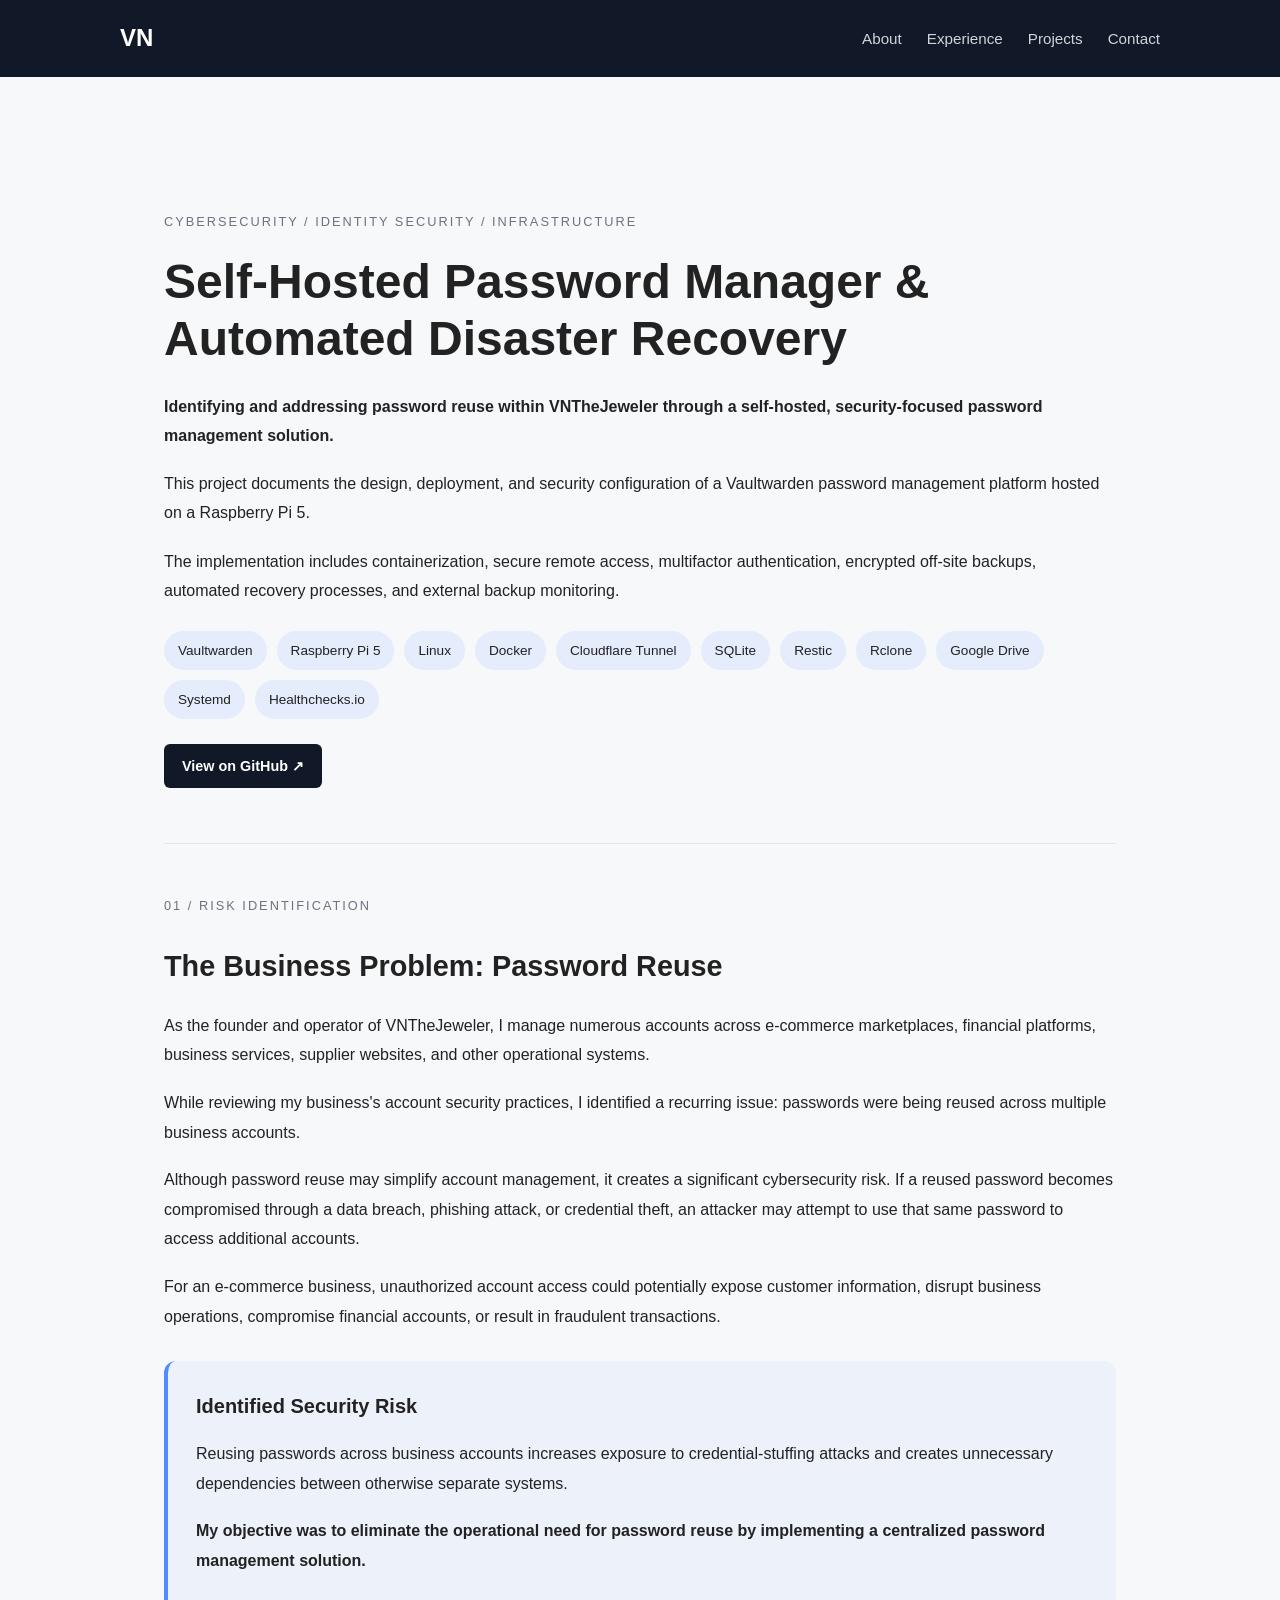
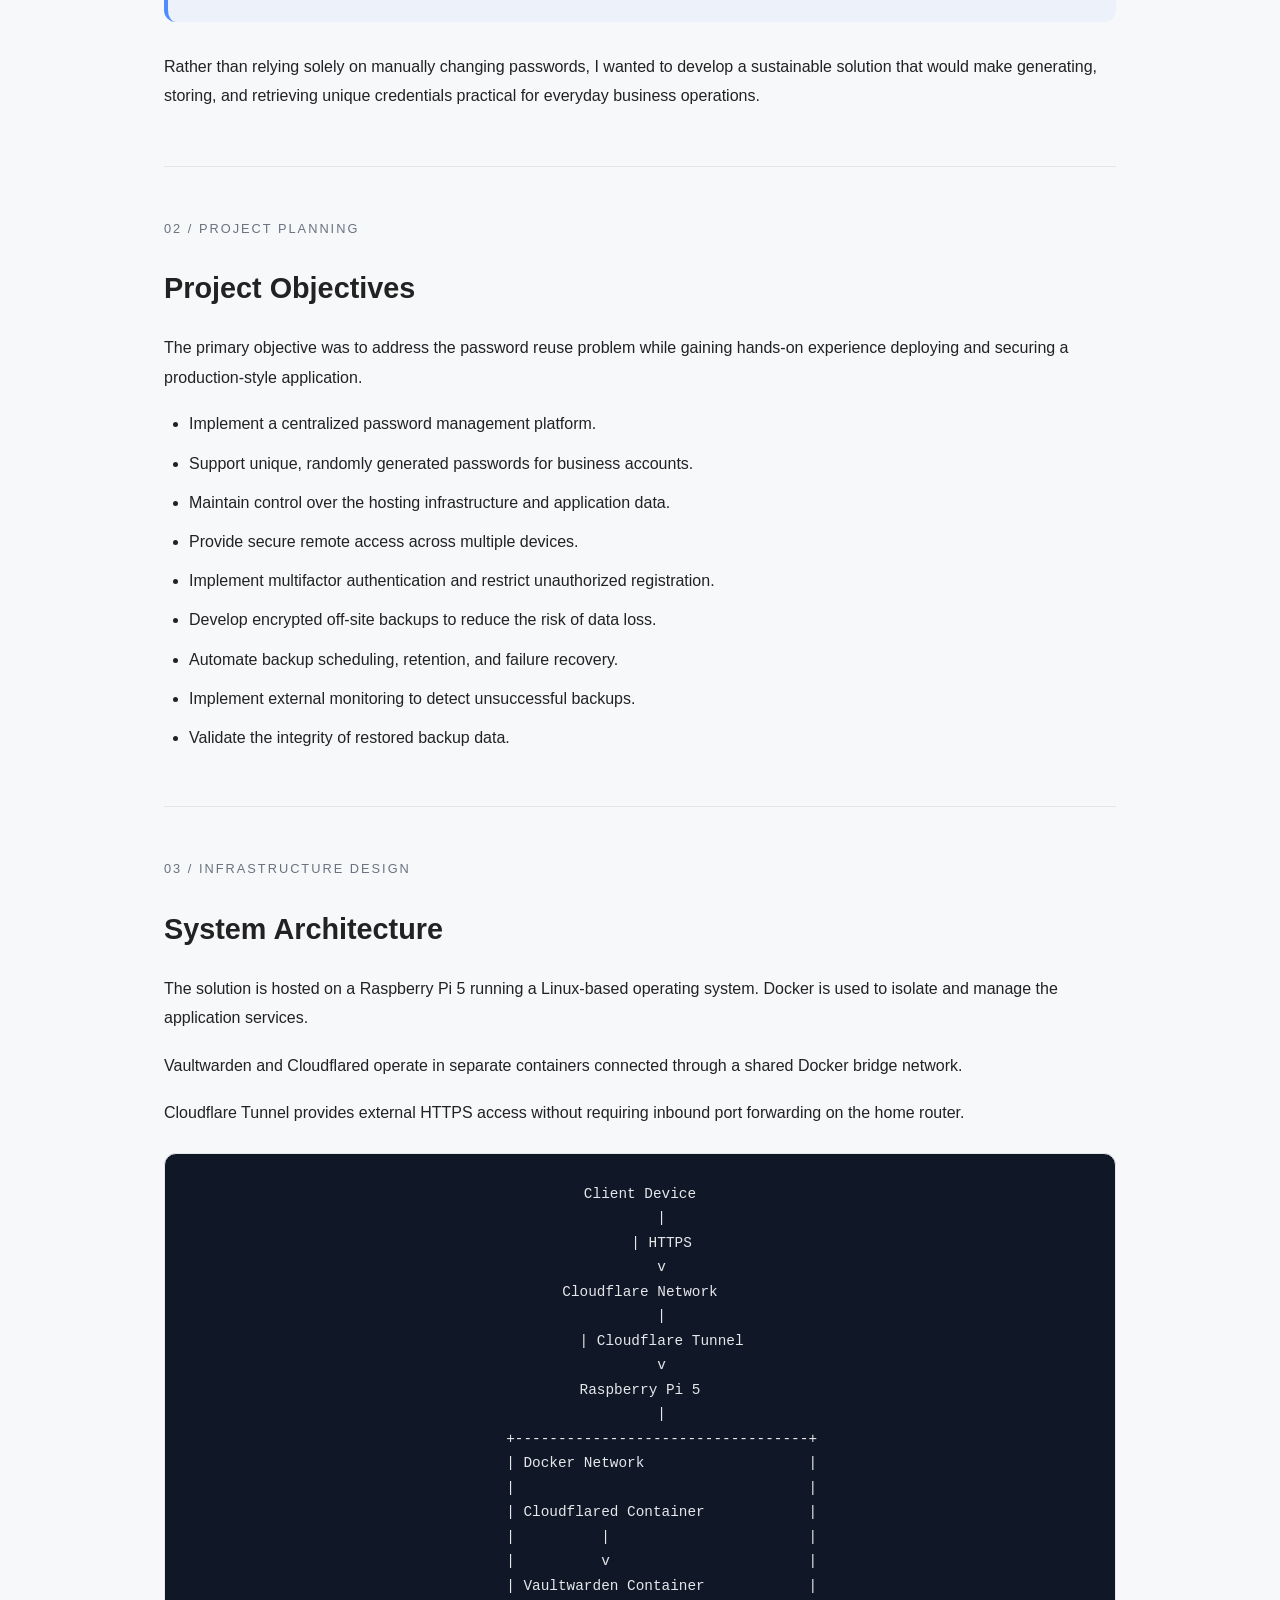
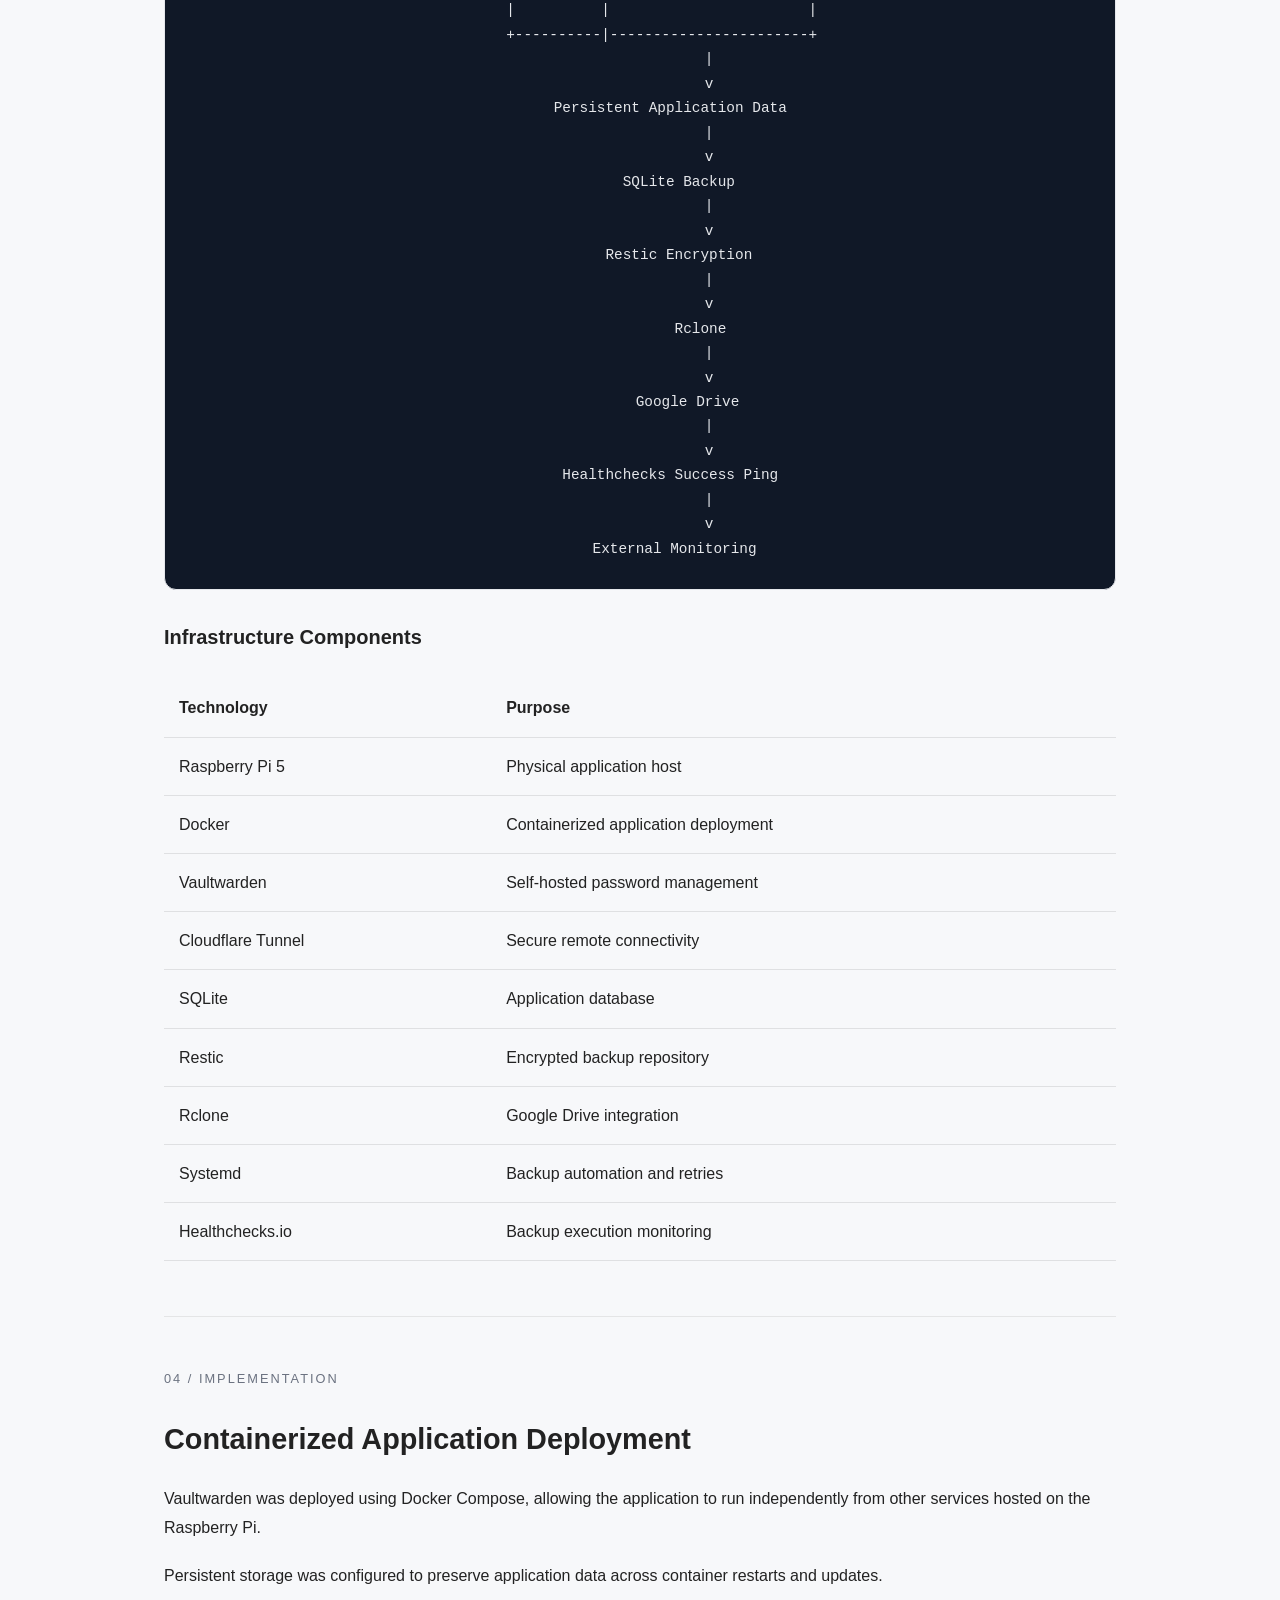
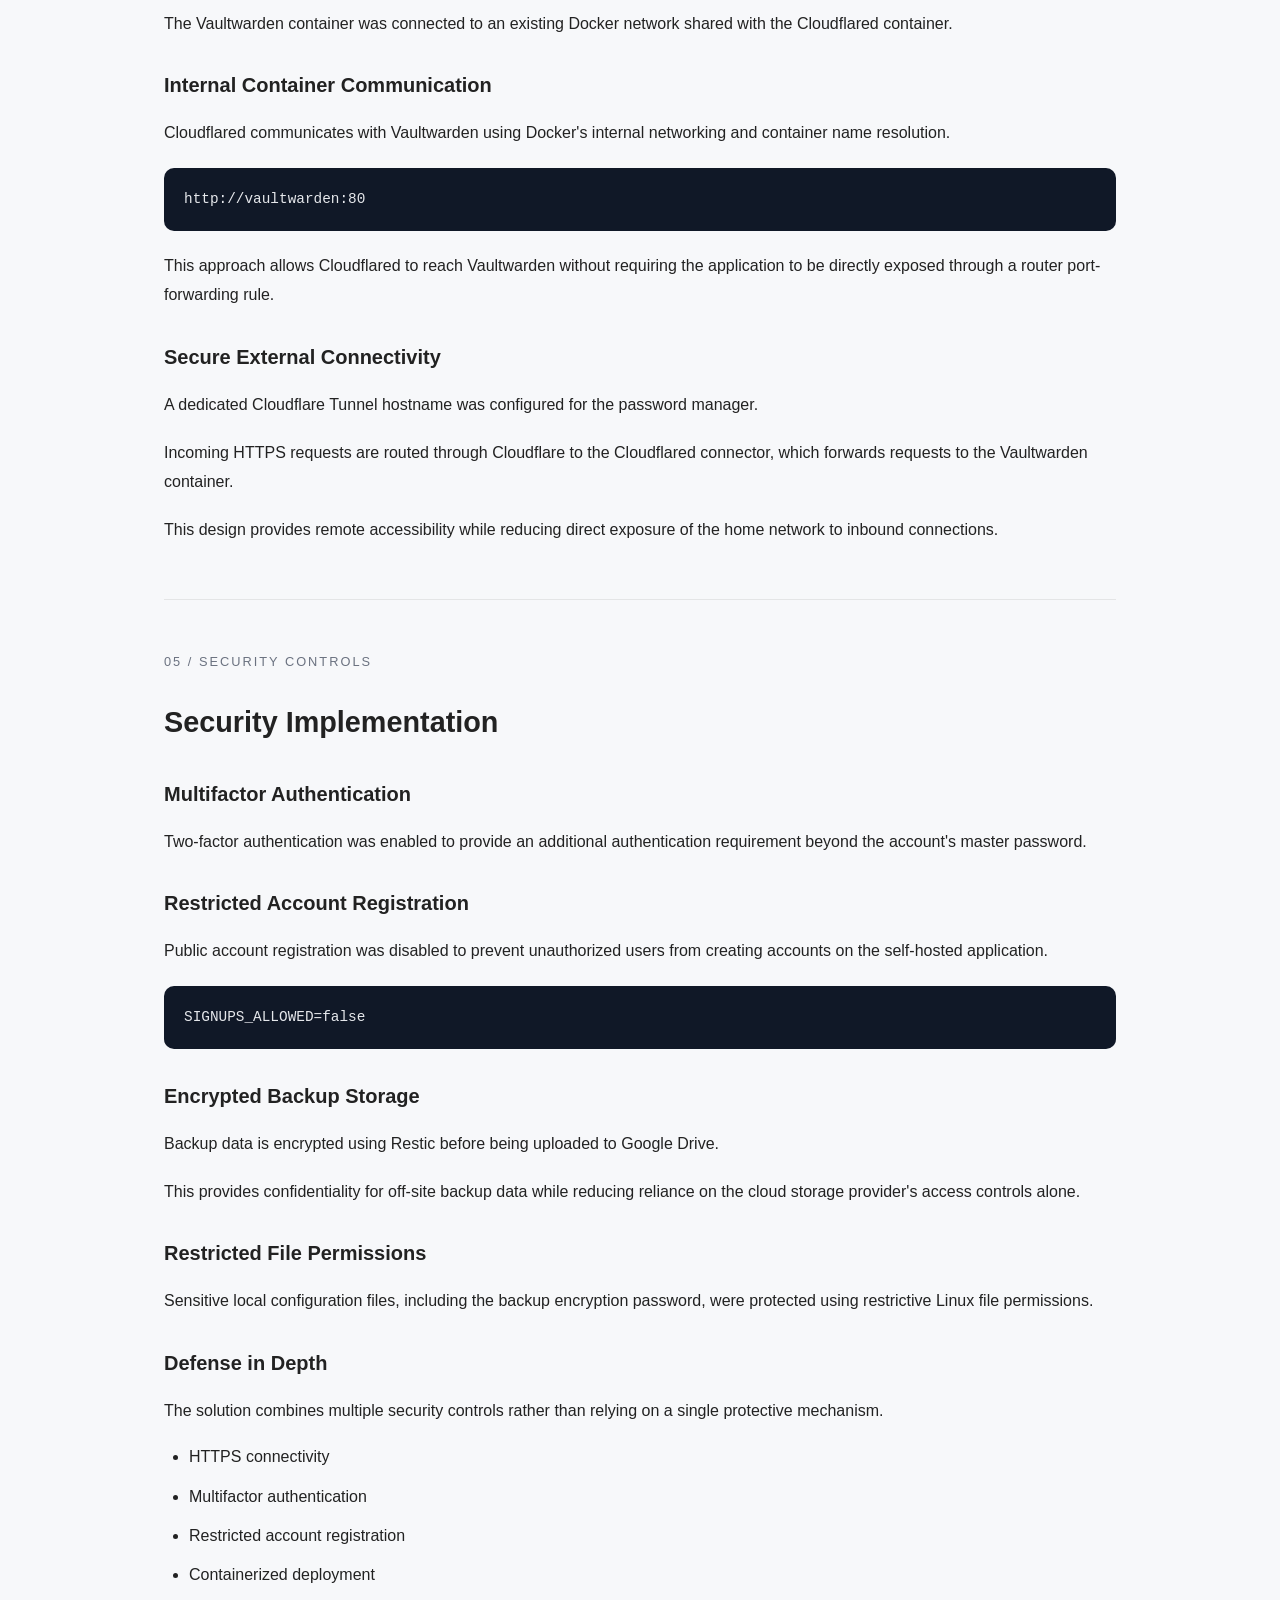
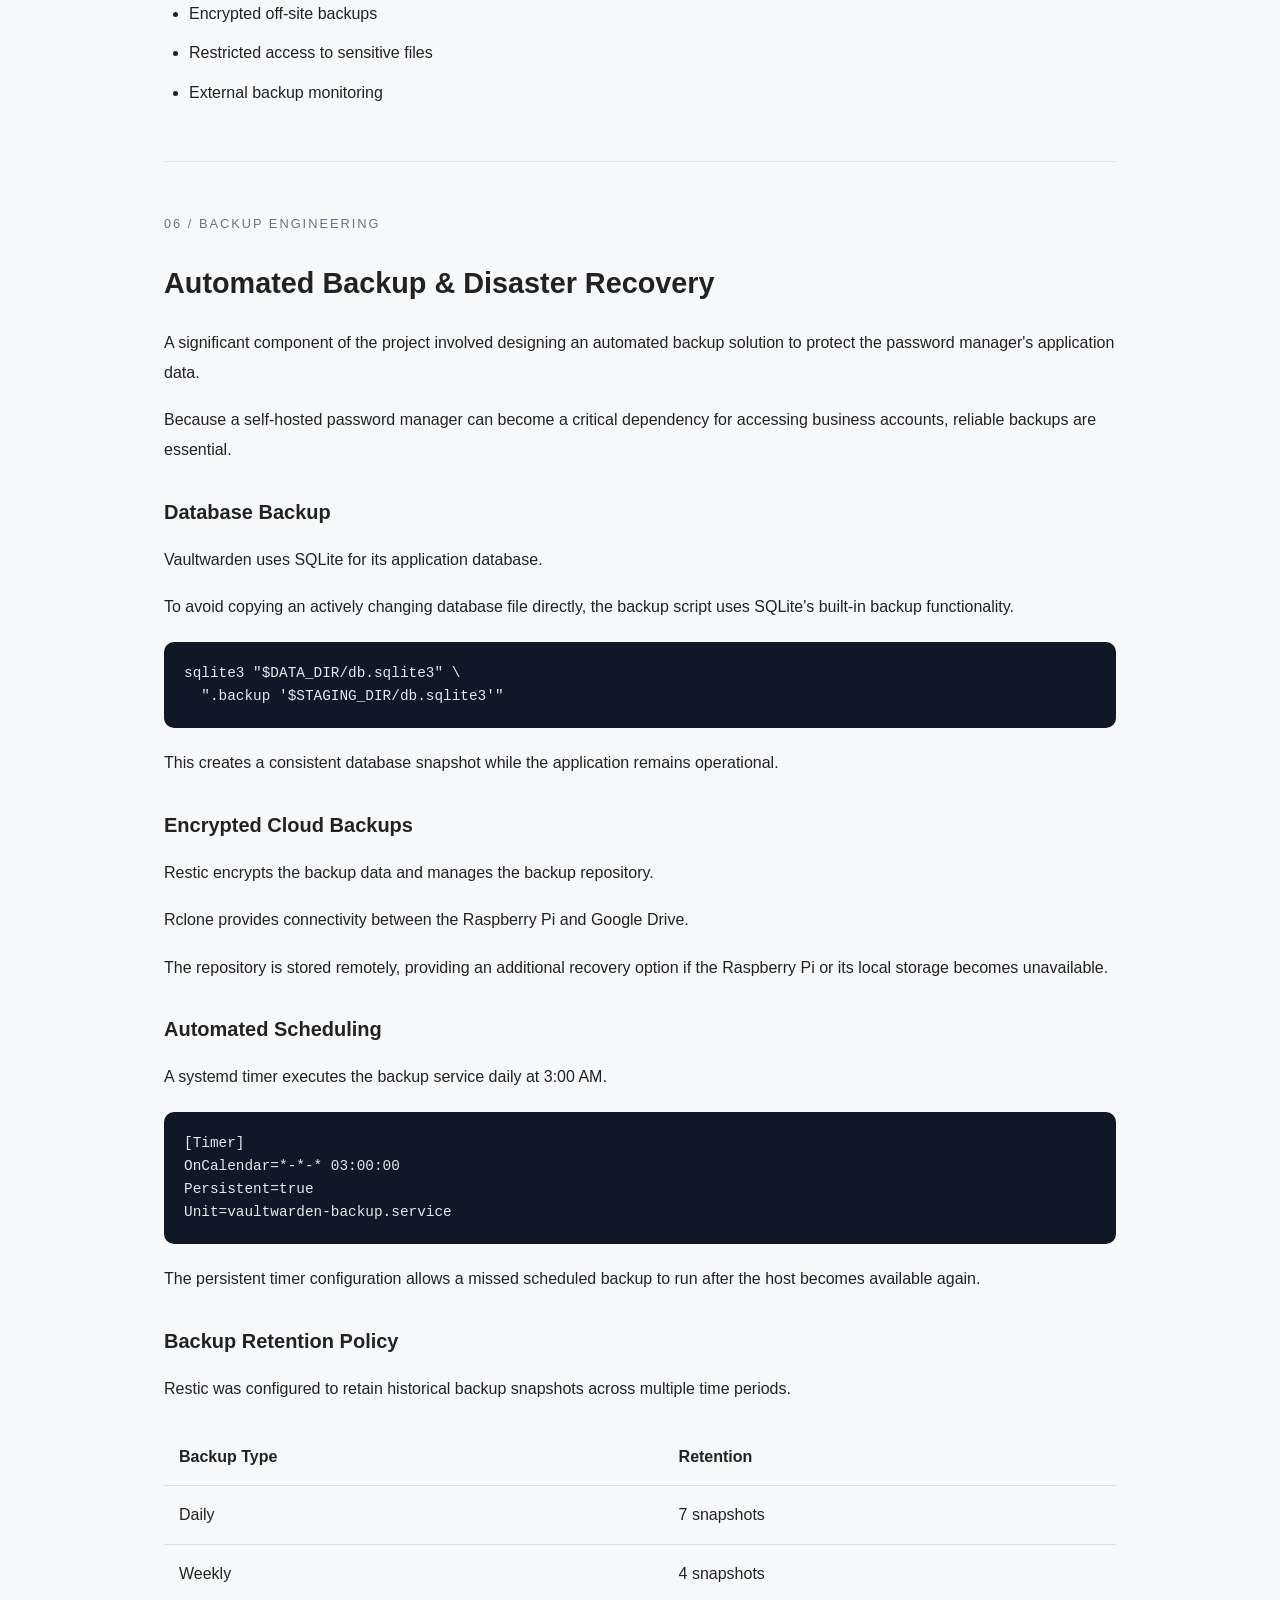
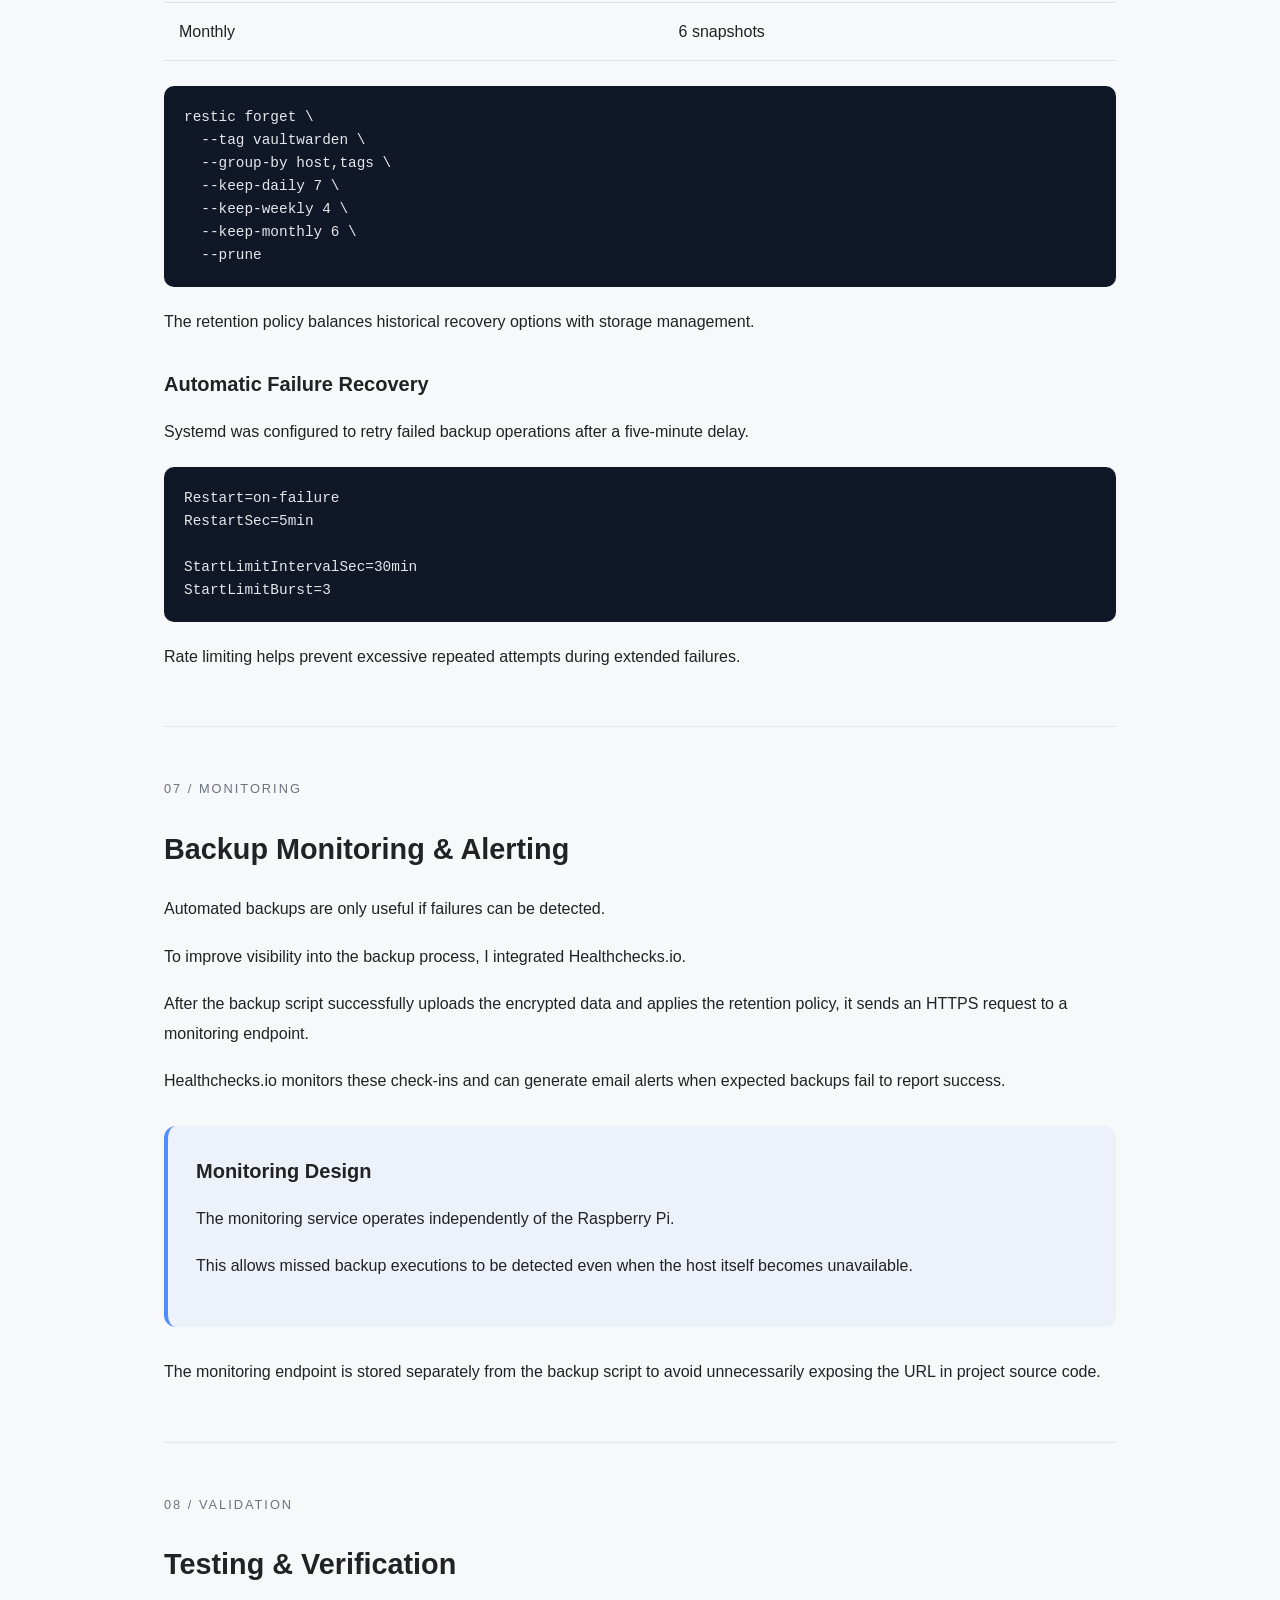
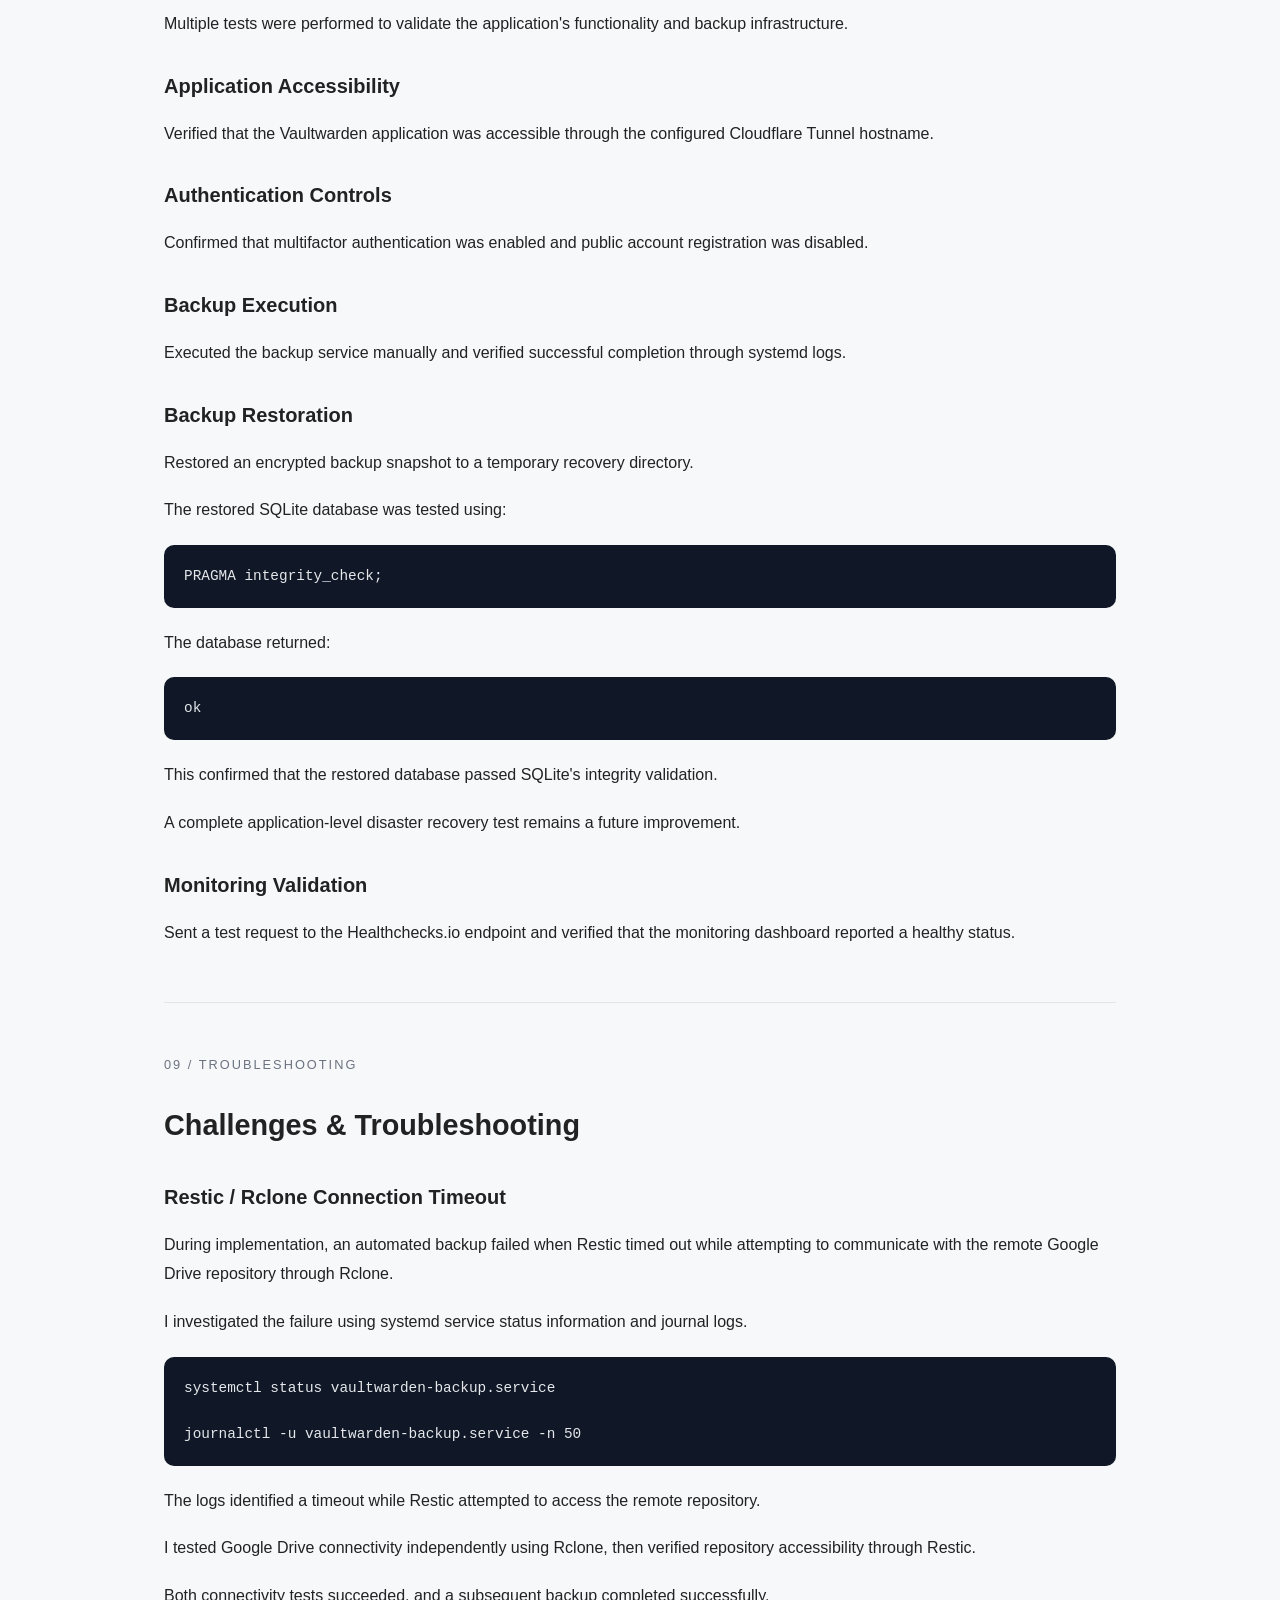
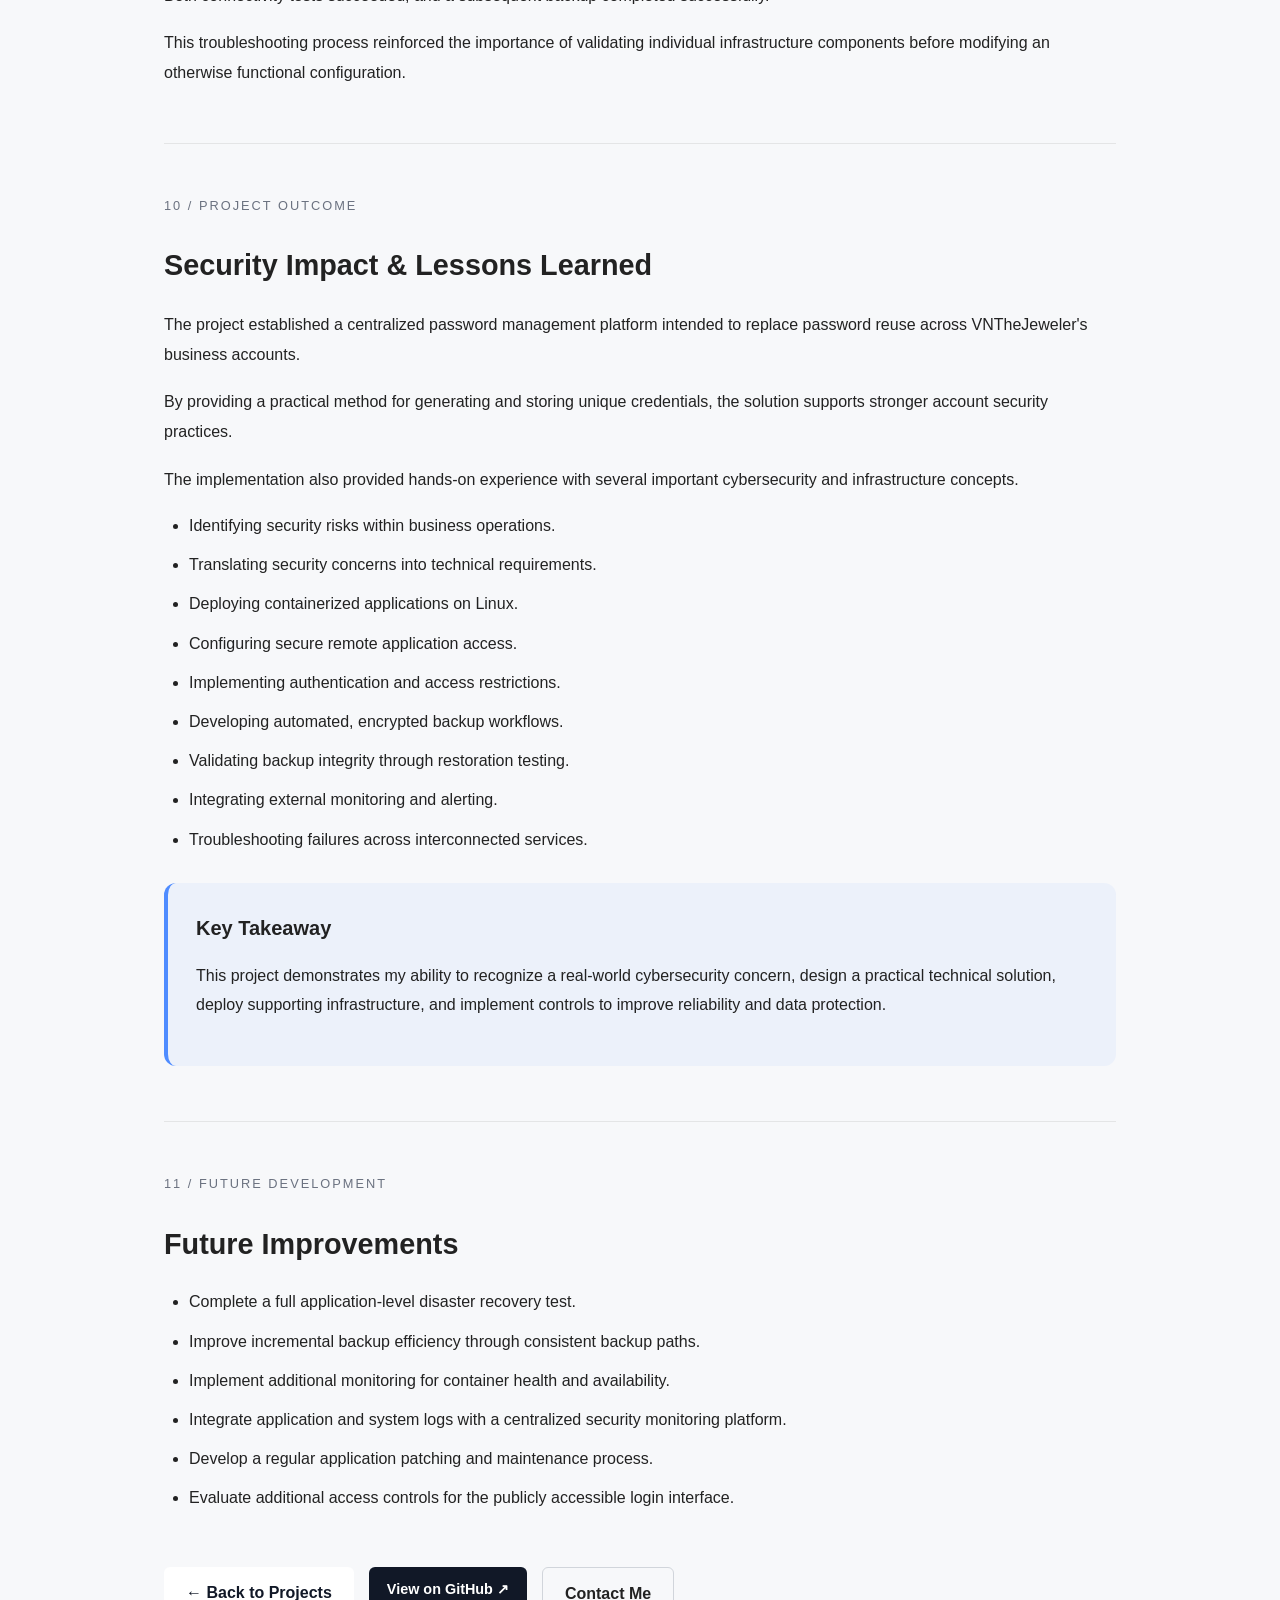
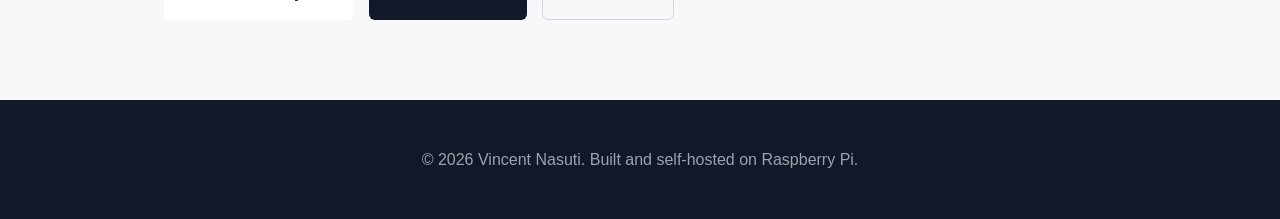
<file: projects/vaultwarden.html>
<!DOCTYPE html>
<html lang="en">

<head>
    <meta charset="UTF-8">

    <meta name="viewport" content="width=device-width, initial-scale=1.0">

    <meta name="description"
          content="A cybersecurity project documenting the deployment of a self-hosted Vaultwarden password manager, encrypted backups, and disaster recovery infrastructure.">

    <title>Vaultwarden Password Manager | Vincent Nasuti</title>

    <link rel="stylesheet" href="../style.css">

    <style>

        /* Project Page Layout */

        .project-page {
            max-width: 1000px;
            margin: 0 auto;
            padding: 120px 24px 80px;
        }

        .project-header {
            margin-bottom: 55px;
        }

        .project-header h1 {
            font-size: clamp(2rem, 4vw, 3rem);
            line-height: 1.2;
            margin: 15px 0 25px;
        }

        .project-header p {
            line-height: 1.8;
            margin-bottom: 20px;
        }

        .project-section {
            margin-bottom: 55px;
        }

        .project-section h2 {
            font-size: 1.8rem;
            margin-bottom: 20px;
        }

        .project-section h3 {
            font-size: 1.25rem;
            margin-top: 30px;
            margin-bottom: 15px;
        }

        .project-section p {
            line-height: 1.85;
            margin-bottom: 18px;
        }

        .project-section ul,
        .project-section ol {
            padding-left: 25px;
            margin-bottom: 20px;
        }

        .project-section li {
            margin-bottom: 12px;
            line-height: 1.7;
        }

        .project-callout {
            padding: 28px;
            border-radius: 12px;
            margin: 30px 0;
            background: rgba(100, 150, 255, 0.08);
            border-left: 4px solid #4f8cff;
        }

        .project-callout h3 {
            margin-top: 0;
        }

        .architecture-diagram {
            background: #101827;
            color: #e5e7eb;
            padding: 28px;
            border-radius: 12px;
            overflow-x: auto;
            font-family: monospace;
            font-size: 0.9rem;
            line-height: 1.7;
            margin: 25px 0;
            white-space: pre;
        }

        .project-code {
            background: #101827;
            color: #e5e7eb;
            padding: 20px;
            border-radius: 10px;
            overflow-x: auto;
            margin: 20px 0;
            font-size: 0.9rem;
            line-height: 1.6;
        }

        .project-code code {
            font-family: monospace;
        }

        .tech-stack {
            display: flex;
            flex-wrap: wrap;
            gap: 10px;
            margin: 25px 0;
        }

        .tech-stack span {
            padding: 8px 14px;
            border-radius: 20px;
            background: rgba(100, 150, 255, 0.12);
            font-size: 0.85rem;
        }

        .project-table {
            width: 100%;
            border-collapse: collapse;
            margin: 25px 0;
        }

        .project-table th,
        .project-table td {
            padding: 15px;
            text-align: left;
            border-bottom: 1px solid rgba(150, 150, 150, 0.25);
            vertical-align: top;
        }

        .project-table th {
            font-weight: 600;
        }

        .project-navigation {
            display: flex;
            flex-wrap: wrap;
            gap: 15px;
            margin-top: 50px;
        }

        .project-divider {
            border: none;
            border-top: 1px solid rgba(150, 150, 150, 0.2);
            margin: 50px 0;
        }

        @media (max-width: 600px) {

            .project-page {
                padding: 100px 18px 60px;
            }

            .project-header h1 {
                font-size: 2rem;
            }

            .project-table th,
            .project-table td {
                padding: 10px;
                font-size: 0.85rem;
            }

            .architecture-diagram {
                font-size: 0.75rem;
            }

        }

    </style>

</head>


<body>

    <!-- Navigation -->

    <nav>

        <div class="nav-container">

            <h2 class="logo">VN</h2>

            <ul class="nav-links">

                <li>
                    <a href="../index.html#about">About</a>
                </li>

                <li>
                    <a href="../index.html#experience">Experience</a>
                </li>

                <li>
                    <a href="../index.html#projects">Projects</a>
                </li>

                <li>
                    <a href="../index.html#contact">Contact</a>
                </li>

            </ul>

        </div>

    </nav>


    <main class="project-page">


        <!-- Project Header -->

        <header class="project-header">

            <p class="section-label">
                Cybersecurity / Identity Security / Infrastructure
            </p>

            <h1>
                Self-Hosted Password Manager
                & Automated Disaster Recovery
            </h1>

            <p>
                <strong>
                    Identifying and addressing password reuse
                    within VNTheJeweler through a self-hosted,
                    security-focused password management solution.
                </strong>
            </p>

            <p>
                This project documents the design, deployment,
                and security configuration of a Vaultwarden
                password management platform hosted on a
                Raspberry Pi 5.
            </p>

            <p>
                The implementation includes containerization,
                secure remote access, multifactor authentication,
                encrypted off-site backups, automated recovery
                processes, and external backup monitoring.
            </p>

            <div class="tech-stack">

                <span>Vaultwarden</span>
                <span>Raspberry Pi 5</span>
                <span>Linux</span>
                <span>Docker</span>
                <span>Cloudflare Tunnel</span>
                <span>SQLite</span>
                <span>Restic</span>
                <span>Rclone</span>
                <span>Google Drive</span>
                <span>Systemd</span>
                <span>Healthchecks.io</span>

            </div>


            <!-- GitHub Repository Button -->

            <div class="project-buttons">

                <a href="https://github.com/vincenasuti/self-hosted-vaultwarden"
                   target="_blank"
                   rel="noopener noreferrer"
                   class="button project-button">

                    View on GitHub ↗

                </a>

            </div>

        </header>


        <hr class="project-divider">


        <!-- Business Problem -->

        <section class="project-section">

            <p class="section-label">
                01 / Risk Identification
            </p>

            <h2>
                The Business Problem: Password Reuse
            </h2>

            <p>
                As the founder and operator of VNTheJeweler,
                I manage numerous accounts across e-commerce
                marketplaces, financial platforms, business
                services, supplier websites, and other
                operational systems.
            </p>

            <p>
                While reviewing my business's account security
                practices, I identified a recurring issue:
                passwords were being reused across multiple
                business accounts.
            </p>

            <p>
                Although password reuse may simplify account
                management, it creates a significant
                cybersecurity risk. If a reused password
                becomes compromised through a data breach,
                phishing attack, or credential theft,
                an attacker may attempt to use that
                same password to access additional accounts.
            </p>

            <p>
                For an e-commerce business, unauthorized
                account access could potentially expose
                customer information, disrupt business
                operations, compromise financial accounts,
                or result in fraudulent transactions.
            </p>

            <div class="project-callout">

                <h3>
                    Identified Security Risk
                </h3>

                <p>
                    Reusing passwords across business
                    accounts increases exposure to
                    credential-stuffing attacks and
                    creates unnecessary dependencies
                    between otherwise separate systems.
                </p>

                <p>
                    <strong>
                        My objective was to eliminate the
                        operational need for password reuse
                        by implementing a centralized
                        password management solution.
                    </strong>
                </p>

            </div>

            <p>
                Rather than relying solely on manually
                changing passwords, I wanted to develop
                a sustainable solution that would make
                generating, storing, and retrieving unique
                credentials practical for everyday
                business operations.
            </p>

        </section>


        <hr class="project-divider">


        <!-- Objectives -->

        <section class="project-section">

            <p class="section-label">
                02 / Project Planning
            </p>

            <h2>
                Project Objectives
            </h2>

            <p>
                The primary objective was to address
                the password reuse problem while
                gaining hands-on experience deploying
                and securing a production-style
                application.
            </p>

            <ul>

                <li>
                    Implement a centralized password
                    management platform.
                </li>

                <li>
                    Support unique, randomly generated
                    passwords for business accounts.
                </li>

                <li>
                    Maintain control over the hosting
                    infrastructure and application data.
                </li>

                <li>
                    Provide secure remote access
                    across multiple devices.
                </li>

                <li>
                    Implement multifactor authentication
                    and restrict unauthorized registration.
                </li>

                <li>
                    Develop encrypted off-site backups
                    to reduce the risk of data loss.
                </li>

                <li>
                    Automate backup scheduling,
                    retention, and failure recovery.
                </li>

                <li>
                    Implement external monitoring
                    to detect unsuccessful backups.
                </li>

                <li>
                    Validate the integrity of
                    restored backup data.
                </li>

            </ul>

        </section>


        <hr class="project-divider">


        <!-- Architecture -->

        <section class="project-section">

            <p class="section-label">
                03 / Infrastructure Design
            </p>

            <h2>
                System Architecture
            </h2>

            <p>
                The solution is hosted on a Raspberry Pi 5
                running a Linux-based operating system.
                Docker is used to isolate and manage
                the application services.
            </p>

            <p>
                Vaultwarden and Cloudflared operate
                in separate containers connected
                through a shared Docker bridge network.
            </p>

            <p>
                Cloudflare Tunnel provides external
                HTTPS access without requiring inbound
                port forwarding on the home router.
            </p>

            <div class="architecture-diagram">Client Device
     |
     | HTTPS
     v
Cloudflare Network
     |
     | Cloudflare Tunnel
     v
Raspberry Pi 5
     |
     +----------------------------------+
     | Docker Network                   |
     |                                  |
     | Cloudflared Container            |
     |          |                       |
     |          v                       |
     | Vaultwarden Container            |
     |          |                       |
     +----------|-----------------------+
                |
                v
       Persistent Application Data
                |
                v
         SQLite Backup
                |
                v
         Restic Encryption
                |
                v
              Rclone
                |
                v
           Google Drive
                |
                v
       Healthchecks Success Ping
                |
                v
        External Monitoring</div>

            <h3>
                Infrastructure Components
            </h3>

            <table class="project-table">

                <thead>

                    <tr>
                        <th>Technology</th>
                        <th>Purpose</th>
                    </tr>

                </thead>

                <tbody>

                    <tr>
                        <td>Raspberry Pi 5</td>
                        <td>Physical application host</td>
                    </tr>

                    <tr>
                        <td>Docker</td>
                        <td>Containerized application deployment</td>
                    </tr>

                    <tr>
                        <td>Vaultwarden</td>
                        <td>Self-hosted password management</td>
                    </tr>

                    <tr>
                        <td>Cloudflare Tunnel</td>
                        <td>Secure remote connectivity</td>
                    </tr>

                    <tr>
                        <td>SQLite</td>
                        <td>Application database</td>
                    </tr>

                    <tr>
                        <td>Restic</td>
                        <td>Encrypted backup repository</td>
                    </tr>

                    <tr>
                        <td>Rclone</td>
                        <td>Google Drive integration</td>
                    </tr>

                    <tr>
                        <td>Systemd</td>
                        <td>Backup automation and retries</td>
                    </tr>

                    <tr>
                        <td>Healthchecks.io</td>
                        <td>Backup execution monitoring</td>
                    </tr>

                </tbody>

            </table>

        </section>


        <hr class="project-divider">


        <!-- Deployment -->

        <section class="project-section">

            <p class="section-label">
                04 / Implementation
            </p>

            <h2>
                Containerized Application Deployment
            </h2>

            <p>
                Vaultwarden was deployed using Docker Compose,
                allowing the application to run independently
                from other services hosted on the Raspberry Pi.
            </p>

            <p>
                Persistent storage was configured to preserve
                application data across container restarts
                and updates.
            </p>

            <p>
                The Vaultwarden container was connected
                to an existing Docker network shared
                with the Cloudflared container.
            </p>

            <h3>
                Internal Container Communication
            </h3>

            <p>
                Cloudflared communicates with Vaultwarden
                using Docker's internal networking and
                container name resolution.
            </p>

            <pre class="project-code"><code>http://vaultwarden:80</code></pre>

            <p>
                This approach allows Cloudflared to reach
                Vaultwarden without requiring the application
                to be directly exposed through a router
                port-forwarding rule.
            </p>

            <h3>
                Secure External Connectivity
            </h3>

            <p>
                A dedicated Cloudflare Tunnel hostname
                was configured for the password manager.
            </p>

            <p>
                Incoming HTTPS requests are routed
                through Cloudflare to the Cloudflared
                connector, which forwards requests
                to the Vaultwarden container.
            </p>

            <p>
                This design provides remote accessibility
                while reducing direct exposure of
                the home network to inbound connections.
            </p>

        </section>


        <hr class="project-divider">


        <!-- Security -->

        <section class="project-section">

            <p class="section-label">
                05 / Security Controls
            </p>

            <h2>
                Security Implementation
            </h2>

            <h3>
                Multifactor Authentication
            </h3>

            <p>
                Two-factor authentication was enabled
                to provide an additional authentication
                requirement beyond the account's
                master password.
            </p>

            <h3>
                Restricted Account Registration
            </h3>

            <p>
                Public account registration was disabled
                to prevent unauthorized users from
                creating accounts on the self-hosted
                application.
            </p>

            <pre class="project-code"><code>SIGNUPS_ALLOWED=false</code></pre>

            <h3>
                Encrypted Backup Storage
            </h3>

            <p>
                Backup data is encrypted using Restic
                before being uploaded to Google Drive.
            </p>

            <p>
                This provides confidentiality for
                off-site backup data while reducing
                reliance on the cloud storage provider's
                access controls alone.
            </p>

            <h3>
                Restricted File Permissions
            </h3>

            <p>
                Sensitive local configuration files,
                including the backup encryption
                password, were protected using
                restrictive Linux file permissions.
            </p>

            <h3>
                Defense in Depth
            </h3>

            <p>
                The solution combines multiple
                security controls rather than
                relying on a single protective
                mechanism.
            </p>

            <ul>

                <li>HTTPS connectivity</li>

                <li>Multifactor authentication</li>

                <li>Restricted account registration</li>

                <li>Containerized deployment</li>

                <li>Encrypted off-site backups</li>

                <li>Restricted access to sensitive files</li>

                <li>External backup monitoring</li>

            </ul>

        </section>


        <hr class="project-divider">


        <!-- Backup Automation -->

        <section class="project-section">

            <p class="section-label">
                06 / Backup Engineering
            </p>

            <h2>
                Automated Backup & Disaster Recovery
            </h2>

            <p>
                A significant component of the project
                involved designing an automated backup
                solution to protect the password
                manager's application data.
            </p>

            <p>
                Because a self-hosted password manager
                can become a critical dependency for
                accessing business accounts, reliable
                backups are essential.
            </p>

            <h3>
                Database Backup
            </h3>

            <p>
                Vaultwarden uses SQLite for its
                application database.
            </p>

            <p>
                To avoid copying an actively
                changing database file directly,
                the backup script uses SQLite's
                built-in backup functionality.
            </p>

            <pre class="project-code"><code>sqlite3 "$DATA_DIR/db.sqlite3" \
  ".backup '$STAGING_DIR/db.sqlite3'"</code></pre>

            <p>
                This creates a consistent database
                snapshot while the application
                remains operational.
            </p>

            <h3>
                Encrypted Cloud Backups
            </h3>

            <p>
                Restic encrypts the backup data
                and manages the backup repository.
            </p>

            <p>
                Rclone provides connectivity
                between the Raspberry Pi and
                Google Drive.
            </p>

            <p>
                The repository is stored remotely,
                providing an additional recovery
                option if the Raspberry Pi or its
                local storage becomes unavailable.
            </p>

            <h3>
                Automated Scheduling
            </h3>

            <p>
                A systemd timer executes the
                backup service daily at 3:00 AM.
            </p>

            <pre class="project-code"><code>[Timer]
OnCalendar=*-*-* 03:00:00
Persistent=true
Unit=vaultwarden-backup.service</code></pre>

            <p>
                The persistent timer configuration
                allows a missed scheduled backup
                to run after the host becomes
                available again.
            </p>

            <h3>
                Backup Retention Policy
            </h3>

            <p>
                Restic was configured to retain
                historical backup snapshots
                across multiple time periods.
            </p>

            <table class="project-table">

                <thead>

                    <tr>
                        <th>Backup Type</th>
                        <th>Retention</th>
                    </tr>

                </thead>

                <tbody>

                    <tr>
                        <td>Daily</td>
                        <td>7 snapshots</td>
                    </tr>

                    <tr>
                        <td>Weekly</td>
                        <td>4 snapshots</td>
                    </tr>

                    <tr>
                        <td>Monthly</td>
                        <td>6 snapshots</td>
                    </tr>

                </tbody>

            </table>

            <pre class="project-code"><code>restic forget \
  --tag vaultwarden \
  --group-by host,tags \
  --keep-daily 7 \
  --keep-weekly 4 \
  --keep-monthly 6 \
  --prune</code></pre>

            <p>
                The retention policy balances
                historical recovery options
                with storage management.
            </p>

            <h3>
                Automatic Failure Recovery
            </h3>

            <p>
                Systemd was configured to retry
                failed backup operations after
                a five-minute delay.
            </p>

            <pre class="project-code"><code>Restart=on-failure
RestartSec=5min

StartLimitIntervalSec=30min
StartLimitBurst=3</code></pre>

            <p>
                Rate limiting helps prevent
                excessive repeated attempts
                during extended failures.
            </p>

        </section>


        <hr class="project-divider">


        <!-- Monitoring -->

        <section class="project-section">

            <p class="section-label">
                07 / Monitoring
            </p>

            <h2>
                Backup Monitoring & Alerting
            </h2>

            <p>
                Automated backups are only useful
                if failures can be detected.
            </p>

            <p>
                To improve visibility into the
                backup process, I integrated
                Healthchecks.io.
            </p>

            <p>
                After the backup script successfully
                uploads the encrypted data and
                applies the retention policy,
                it sends an HTTPS request to
                a monitoring endpoint.
            </p>

            <p>
                Healthchecks.io monitors these
                check-ins and can generate email
                alerts when expected backups
                fail to report success.
            </p>

            <div class="project-callout">

                <h3>
                    Monitoring Design
                </h3>

                <p>
                    The monitoring service operates
                    independently of the Raspberry Pi.
                </p>

                <p>
                    This allows missed backup
                    executions to be detected
                    even when the host itself
                    becomes unavailable.
                </p>

            </div>

            <p>
                The monitoring endpoint is stored
                separately from the backup script
                to avoid unnecessarily exposing
                the URL in project source code.
            </p>

        </section>


        <hr class="project-divider">


        <!-- Testing -->

        <section class="project-section">

            <p class="section-label">
                08 / Validation
            </p>

            <h2>
                Testing & Verification
            </h2>

            <p>
                Multiple tests were performed
                to validate the application's
                functionality and backup
                infrastructure.
            </p>

            <h3>
                Application Accessibility
            </h3>

            <p>
                Verified that the Vaultwarden
                application was accessible
                through the configured
                Cloudflare Tunnel hostname.
            </p>

            <h3>
                Authentication Controls
            </h3>

            <p>
                Confirmed that multifactor
                authentication was enabled
                and public account registration
                was disabled.
            </p>

            <h3>
                Backup Execution
            </h3>

            <p>
                Executed the backup service
                manually and verified
                successful completion
                through systemd logs.
            </p>

            <h3>
                Backup Restoration
            </h3>

            <p>
                Restored an encrypted backup
                snapshot to a temporary
                recovery directory.
            </p>

            <p>
                The restored SQLite database
                was tested using:
            </p>

            <pre class="project-code"><code>PRAGMA integrity_check;</code></pre>

            <p>
                The database returned:
            </p>

            <pre class="project-code"><code>ok</code></pre>

            <p>
                This confirmed that the restored
                database passed SQLite's
                integrity validation.
            </p>

            <p>
                A complete application-level
                disaster recovery test remains
                a future improvement.
            </p>

            <h3>
                Monitoring Validation
            </h3>

            <p>
                Sent a test request to the
                Healthchecks.io endpoint
                and verified that the
                monitoring dashboard
                reported a healthy status.
            </p>

        </section>


        <hr class="project-divider">


        <!-- Troubleshooting -->

        <section class="project-section">

            <p class="section-label">
                09 / Troubleshooting
            </p>

            <h2>
                Challenges & Troubleshooting
            </h2>

            <h3>
                Restic / Rclone Connection Timeout
            </h3>

            <p>
                During implementation, an automated
                backup failed when Restic timed out
                while attempting to communicate
                with the remote Google Drive
                repository through Rclone.
            </p>

            <p>
                I investigated the failure
                using systemd service status
                information and journal logs.
            </p>

            <pre class="project-code"><code>systemctl status vaultwarden-backup.service

journalctl -u vaultwarden-backup.service -n 50</code></pre>

            <p>
                The logs identified a timeout
                while Restic attempted to
                access the remote repository.
            </p>

            <p>
                I tested Google Drive connectivity
                independently using Rclone,
                then verified repository
                accessibility through Restic.
            </p>

            <p>
                Both connectivity tests succeeded,
                and a subsequent backup completed
                successfully.
            </p>

            <p>
                This troubleshooting process
                reinforced the importance
                of validating individual
                infrastructure components
                before modifying an
                otherwise functional
                configuration.
            </p>

        </section>


        <hr class="project-divider">


        <!-- Results -->

        <section class="project-section">

            <p class="section-label">
                10 / Project Outcome
            </p>

            <h2>
                Security Impact & Lessons Learned
            </h2>

            <p>
                The project established a
                centralized password management
                platform intended to replace
                password reuse across
                VNTheJeweler's business accounts.
            </p>

            <p>
                By providing a practical method
                for generating and storing
                unique credentials, the
                solution supports stronger
                account security practices.
            </p>

            <p>
                The implementation also provided
                hands-on experience with
                several important cybersecurity
                and infrastructure concepts.
            </p>

            <ul>

                <li>
                    Identifying security risks
                    within business operations.
                </li>

                <li>
                    Translating security concerns
                    into technical requirements.
                </li>

                <li>
                    Deploying containerized
                    applications on Linux.
                </li>

                <li>
                    Configuring secure remote
                    application access.
                </li>

                <li>
                    Implementing authentication
                    and access restrictions.
                </li>

                <li>
                    Developing automated,
                    encrypted backup workflows.
                </li>

                <li>
                    Validating backup integrity
                    through restoration testing.
                </li>

                <li>
                    Integrating external
                    monitoring and alerting.
                </li>

                <li>
                    Troubleshooting failures
                    across interconnected services.
                </li>

            </ul>

            <div class="project-callout">

                <h3>
                    Key Takeaway
                </h3>

                <p>
                    This project demonstrates
                    my ability to recognize
                    a real-world cybersecurity
                    concern, design a practical
                    technical solution, deploy
                    supporting infrastructure,
                    and implement controls
                    to improve reliability
                    and data protection.
                </p>

            </div>

        </section>


        <hr class="project-divider">


        <!-- Future Improvements -->

        <section class="project-section">

            <p class="section-label">
                11 / Future Development
            </p>

            <h2>
                Future Improvements
            </h2>

            <ul>

                <li>
                    Complete a full application-level
                    disaster recovery test.
                </li>

                <li>
                    Improve incremental backup
                    efficiency through consistent
                    backup paths.
                </li>

                <li>
                    Implement additional monitoring
                    for container health and availability.
                </li>

                <li>
                    Integrate application and
                    system logs with a centralized
                    security monitoring platform.
                </li>

                <li>
                    Develop a regular application
                    patching and maintenance process.
                </li>

                <li>
                    Evaluate additional access
                    controls for the publicly
                    accessible login interface.
                </li>

            </ul>

        </section>


        <!-- Navigation Buttons -->

        <div class="project-navigation">

            <a href="../index.html#projects"
               class="button primary-button">

                ← Back to Projects

            </a>

            <a href="https://github.com/vincenasuti/self-hosted-vaultwarden"
               target="_blank"
               rel="noopener noreferrer"
               class="button project-button">

                View on GitHub ↗

            </a>

            <a href="../index.html#contact"
               class="button secondary-button">

                Contact Me

            </a>

        </div>


    </main>


    <!-- Footer -->

    <footer>

        <p>
            © 2026 Vincent Nasuti.
            Built and self-hosted on Raspberry Pi.
        </p>

    </footer>


</body>

</html>
</file>
<file: style.css>
/* ------------------------------
   General Page Styling
------------------------------ */

* {
    box-sizing: border-box;
}

html {
    scroll-behavior: smooth;
    scroll-padding-top: 100px;
}

body {
    margin: 0;

    font-family:
        Arial,
        Helvetica,
        sans-serif;

    background-color: #f7f8fa;

    color: #222;

    line-height: 1.7;
}


/* ------------------------------
   Navigation
------------------------------ */

nav {
    background-color: #111827;

    padding: 18px 0;

    position: sticky;

    top: 0;

    z-index: 1000;
}

.nav-container {
    max-width: 1100px;

    margin: 0 auto;

    padding: 0 30px;

    display: flex;

    align-items: center;

    justify-content: space-between;
}

.logo {
    margin: 0;

    color: white;
}

.nav-links {
    list-style: none;

    display: flex;

    gap: 25px;

    margin: 0;

    padding: 0;
}

.nav-links a {
    color: #d1d5db;

    text-decoration: none;

    font-size: 0.95rem;
}

.nav-links a:hover {
    color: white;
}


/* ------------------------------
   Hero
------------------------------ */

.hero {
    min-height: 75vh;

    display: flex;

    align-items: center;

    background-color: #111827;

    color: white;
}

.hero-content {
    width: 100%;

    max-width: 1100px;

    margin: 0 auto;

    padding: 80px 30px;
}

.hero-label {
    font-size: 0.9rem;

    text-transform: uppercase;

    letter-spacing: 2px;

    color: #9ca3af;
}

.hero h1 {
    font-size: 4rem;

    margin: 10px 0 0;
}

.hero h2 {
    font-size: 1.8rem;

    margin-top: 5px;

    font-weight: normal;

    color: #d1d5db;
}

.hero-description {
    max-width: 720px;

    font-size: 1.15rem;

    margin-top: 30px;

    color: #d1d5db;
}

.hero-buttons {
    margin-top: 35px;

    display: flex;

    gap: 15px;

    flex-wrap: wrap;
}


/* ------------------------------
   Buttons
------------------------------ */

.button {
    display: inline-block;

    padding: 12px 22px;

    border-radius: 6px;

    text-decoration: none;

    font-weight: bold;

    transition: 0.2s ease;
}

.primary-button {
    background-color: white;

    color: #111827;
}

.primary-button:hover {
    opacity: 0.85;
}

.secondary-button {
    border: 1px solid #d1d5db;

    color: inherit;
}

.secondary-button:hover {
    background-color: rgba(255, 255, 255, 0.08);
}


/* ------------------------------
   Sections
------------------------------ */

.section {
    max-width: 1100px;

    margin: 0 auto;

    padding: 80px 30px;
}

.section-heading {
    margin-bottom: 35px;
}

.section-label {
    text-transform: uppercase;

    letter-spacing: 2px;

    font-size: 0.8rem;

    color: #6b7280;

    margin-bottom: 5px;
}

.section-heading h2 {
    font-size: 2.2rem;

    margin: 0;
}

.about-content {
    max-width: 850px;
}


/* ------------------------------
   Cards
------------------------------ */

.card {
    background-color: white;

    padding: 30px;

    border-radius: 10px;

    border: 1px solid #e5e7eb;

    box-shadow: 0 3px 10px rgba(0, 0, 0, 0.04);
}

.card h3 {
    margin-top: 0;

    font-size: 1.4rem;
}

.subheading {
    font-weight: bold;

    color: #4b5563;
}


/* ------------------------------
   Quick Highlights
------------------------------ */

.highlights-section {
    padding-top: 20px;
}

.highlight-grid {
    display: grid;

    grid-template-columns: repeat(4, 1fr);

    gap: 20px;
}

.highlight-card {
    background-color: white;

    padding: 25px;

    border-radius: 10px;

    border: 1px solid #e5e7eb;
}

.highlight-card h3 {
    font-size: 1.8rem;

    margin-top: 0;

    margin-bottom: 5px;
}

.highlight-card p {
    margin: 0;

    color: #6b7280;
}


/* ------------------------------
   Education
------------------------------ */

.detail-row {
    display: flex;

    flex-wrap: wrap;

    gap: 15px;

    margin-top: 20px;
}

.detail-row span {
    background-color: #f3f4f6;

    padding: 7px 12px;

    border-radius: 5px;

    font-size: 0.9rem;
}


/* ------------------------------
   Experience
------------------------------ */

.experience-grid {
    display: grid;

    grid-template-columns: repeat(2, 1fr);

    gap: 25px;
}


/* ------------------------------
   Business
------------------------------ */

.business-card {
    max-width: 900px;
}

.business-card h4 {
    margin-top: 30px;

    font-size: 1.2rem;
}

.feature-list {
    padding-left: 22px;
}

.feature-list li {
    margin-bottom: 8px;
}


/* ------------------------------
   Projects
------------------------------ */

.project-grid {
    display: grid;

    grid-template-columns: repeat(2, 1fr);

    gap: 25px;
}

.project {
    background-color: white;

    padding: 30px;

    border-radius: 10px;

    border: 1px solid #e5e7eb;

    box-shadow: 0 3px 10px rgba(0, 0, 0, 0.04);

    transition: transform 0.2s ease;
}

.project:hover {
    transform: translateY(-4px);
}

.project h3 {
    margin-top: 5px;

    margin-bottom: 15px;
}

.project-category {
    font-size: 0.8rem;

    text-transform: uppercase;

    letter-spacing: 1px;

    color: #6b7280;
}

.tags {
    display: flex;

    flex-wrap: wrap;

    gap: 8px;

    margin-top: 20px;
}

.tags span {
    background-color: #f3f4f6;

    padding: 5px 9px;

    border-radius: 5px;

    font-size: 0.8rem;

    color: #4b5563;
}


/* ------------------------------
   Featured Projects
------------------------------ */

.featured-project {
    border: 1px solid #cbd5e1;

    border-left: 4px solid #111827;
}

.featured-project:hover {
    border-color: #9ca3af;

    border-left-color: #111827;
}


/* ------------------------------
   Project Buttons
------------------------------ */

.project-buttons {
    margin-top: 25px;

    display: flex;

    flex-wrap: wrap;

    gap: 12px;
}

.project-button {
    background-color: #111827;

    color: white;

    font-size: 0.9rem;

    padding: 10px 18px;
}

.project-button:hover {
    background-color: #374151;

    color: white;
}

.business-card .project-button {
    margin-top: 15px;
}


/* ------------------------------
   Certifications
------------------------------ */

.certification-grid {
    display: grid;

    grid-template-columns: repeat(2, 1fr);

    gap: 25px;
}

.status {
    display: inline-block;

    background-color: #f3f4f6;

    padding: 5px 10px;

    border-radius: 4px;

    font-size: 0.85rem;

    font-weight: bold;
}

.certification-grid .button {
    margin-top: 15px;
}


/* ------------------------------
   Contact
------------------------------ */

.contact-section {
    text-align: center;

    padding-bottom: 100px;
}

.contact-section .section-heading {
    margin-bottom: 15px;
}

.contact-links {
    margin-top: 30px;

    display: flex;

    justify-content: center;

    flex-wrap: wrap;

    gap: 15px;
}

.contact-section .secondary-button {
    color: #111827;

    border-color: #9ca3af;
}


/* ------------------------------
   Project Documentation
------------------------------ */

.project-intro {
    padding-bottom: 30px;
}

.project-intro-description {
    max-width: 850px;

    font-size: 1.1rem;

    color: #4b5563;
}

.documentation-section {
    padding-top: 35px;

    padding-bottom: 35px;
}

.documentation-section .card h3 {
    margin-top: 30px;

    margin-bottom: 10px;
}

.documentation-section .card h3:first-child {
    margin-top: 0;
}

.documentation-section .card ul {
    margin-top: 20px;

    margin-bottom: 20px;
}


/* ------------------------------
   Architecture Diagrams
------------------------------ */

.architecture-diagram {
    margin-top: 30px;

    padding: 20px;

    background-color: #f9fafb;

    border: 1px solid #e5e7eb;

    border-radius: 8px;

    text-align: center;
}

.architecture-diagram img {
    width: 100%;

    max-width: 850px;

    height: auto;

    border-radius: 6px;
}


/* ------------------------------
   Technical Code Blocks
------------------------------ */

.code-block {
    background-color: #111827;

    color: #e5e7eb;

    padding: 25px;

    border-radius: 8px;

    overflow-x: auto;

    margin-top: 20px;

    margin-bottom: 20px;
}

.code-block code {
    font-family:
        Consolas,
        Monaco,
        monospace;

    font-size: 0.9rem;

    line-height: 1.6;
}


/* ------------------------------
   Project Screenshots
------------------------------ */

.project-screenshot {
    margin-top: 25px;

    margin-bottom: 25px;
}

.project-screenshot img {
    width: 100%;

    max-width: 850px;

    height: auto;

    border-radius: 8px;

    border: 1px solid #e5e7eb;
}

.screenshot-caption {
    font-size: 0.9rem;

    color: #6b7280;

    margin-top: 10px;
}


/* ------------------------------
   Footer
------------------------------ */

footer {
    background-color: #111827;

    color: #9ca3af;

    text-align: center;

    padding: 30px;
}


/* ------------------------------
   Mobile / Smaller Screens
------------------------------ */

@media (max-width: 800px) {

    .nav-container {
        flex-direction: column;

        gap: 15px;
    }

    .nav-links {
        flex-wrap: wrap;

        justify-content: center;

        gap: 12px;
    }

    .hero {
        min-height: auto;
    }

    .hero h1 {
        font-size: 2.8rem;
    }

    .hero h2 {
        font-size: 1.4rem;
    }

    .highlight-grid {
        grid-template-columns: repeat(2, 1fr);
    }

    .experience-grid {
        grid-template-columns: 1fr;
    }

    .project-grid {
        grid-template-columns: 1fr;
    }

    .certification-grid {
        grid-template-columns: 1fr;
    }

}


@media (max-width: 500px) {

    .highlight-grid {
        grid-template-columns: 1fr;
    }

    .hero h1 {
        font-size: 2.3rem;
    }

    .section {
        padding: 60px 20px;
    }

    .hero-content {
        padding: 60px 20px;
    }

    .documentation-section {
        padding-top: 25px;

        padding-bottom: 25px;
    }

    .architecture-diagram {
        padding: 10px;
    }

    .project-buttons {
        flex-direction: column;
    }

    .project-buttons .button {
        text-align: center;
    }

    .code-block {
        padding: 15px;
    }

}

/* ------------------------------
   Documentation Improvements
------------------------------ */

/* Improve code block readability */

.code-block {
    overflow-x: auto;
    max-width: 100%;
}

.code-block pre {
    margin: 0;
    white-space: pre;
    overflow-x: auto;
}

.code-block code {
    font-family: Consolas, Monaco, monospace;
    font-size: 0.9rem;
    line-height: 1.7;
}


/* Improve documentation spacing */

.documentation-section .card p {
    margin-bottom: 18px;
}

.documentation-section .card h3 {
    margin-top: 35px;
    padding-bottom: 8px;
    border-bottom: 1px solid #e5e7eb;
}

.documentation-section .card h3:first-child {
    margin-top: 0;
}


/* Better mobile documentation layout */

@media (max-width: 500px) {

    .code-block {
        padding: 15px;
    }

    .code-block code {
        font-size: 0.8rem;
    }

}

/* ========================================
   BUSINESS WEBSITE LINKS
======================================== */

.business-links {
    display: flex;
    flex-wrap: wrap;
    gap: 12px;
    margin-top: 25px;
    margin-bottom: 30px;
}

.business-links .button {
    text-align: center;
}

@media (max-width: 500px) {

    .business-links {
        flex-direction: column;
    }

    .business-links .button {
        width: 100%;
    }

}
</file>
